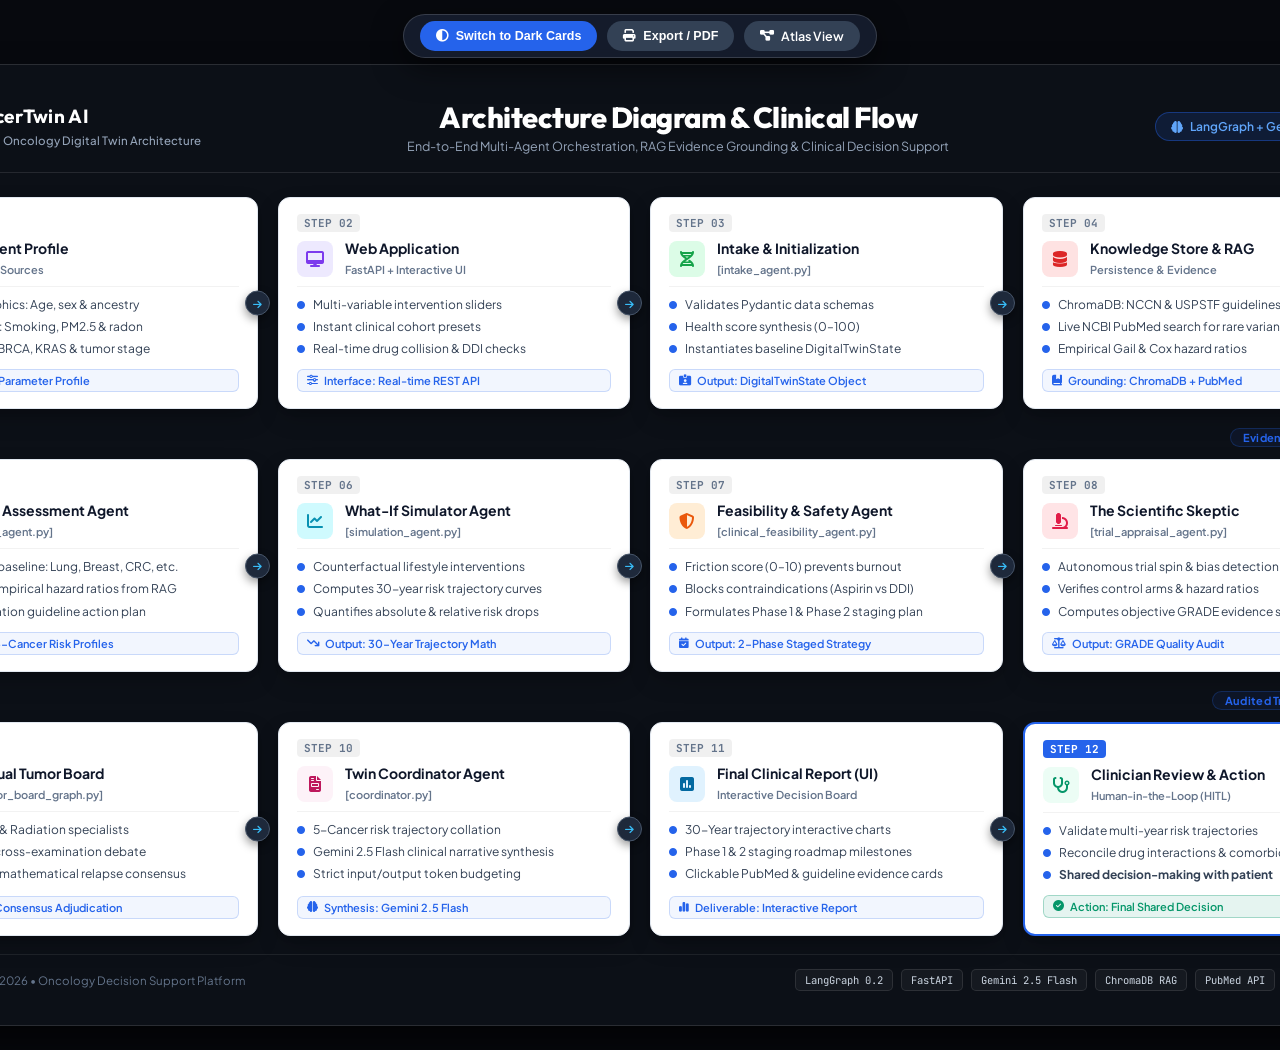
<file: architecture_slide.html>
<!DOCTYPE html>
<html lang="en">
<head>
  <meta charset="UTF-8" />
  <meta name="viewport" content="width=device-width, initial-scale=1.0" />
  <title>CancerTwin AI — Enterprise Architecture Slide</title>
  <link rel="preconnect" href="https://fonts.googleapis.com">
  <link rel="preconnect" href="https://fonts.gstatic.com" crossorigin>
  <link href="https://fonts.googleapis.com/css2?family=Plus+Jakarta+Sans:wght@400;500;600;700;800&family=Outfit:wght@600;700;800&family=JetBrains+Mono:wght@500;700&display=swap" rel="stylesheet">
  <link rel="stylesheet" href="https://cdnjs.cloudflare.com/ajax/libs/font-awesome/6.5.1/css/all.min.css" />

  <style>
    :root {
      --bg-slide: #0c1017;
      --card-bg: #ffffff;
      --card-border: #e2e8f0;
      --card-shadow: 0 10px 25px -4px rgba(0,0,0,0.25), 0 4px 8px -4px rgba(0,0,0,0.12);
      --text-main: #0f172a;
      --text-muted: #64748b;
      --text-bullet: #334155;
      --arrow-color: #64748b;
      --arrow-badge-bg: rgba(37,99,235,0.08);
      --arrow-badge-border: rgba(37,99,235,0.25);
      --arrow-badge-color: #2563eb;
    }

    body.dark-cards {
      --card-bg: #161e2e;
      --card-border: #2d3748;
      --card-shadow: 0 12px 28px -4px rgba(0,0,0,0.6);
      --text-main: #f8fafc;
      --text-muted: #94a3b8;
      --text-bullet: #cbd5e1;
      --arrow-color: #38bdf8;
      --arrow-badge-bg: rgba(56,189,248,0.1);
      --arrow-badge-border: rgba(56,189,248,0.3);
      --arrow-badge-color: #38bdf8;
    }

    * {
      box-sizing: border-box;
      margin: 0;
      padding: 0;
    }

    body {
      background-color: #07090e;
      font-family: 'Plus Jakarta Sans', -apple-system, BlinkMacSystemFont, sans-serif;
      color: #f8fafc;
      min-height: 100vh;
      display: flex;
      flex-direction: column;
      align-items: center;
      justify-content: center;
      padding: 24px;
      overflow-x: auto;
    }

    /* Fixed Floating Toolbar */
    .toolbar {
      position: fixed;
      top: 14px;
      display: flex;
      gap: 10px;
      z-index: 1000;
      background: rgba(22, 30, 46, 0.92);
      backdrop-filter: blur(16px);
      padding: 6px 16px;
      border-radius: 9999px;
      border: 1px solid rgba(255,255,255,0.15);
      box-shadow: 0 10px 30px rgba(0,0,0,0.5);
    }

    .btn {
      background: #2563eb;
      color: #fff;
      border: none;
      padding: 7px 16px;
      border-radius: 9999px;
      font-size: 12.5px;
      font-weight: 600;
      cursor: pointer;
      display: inline-flex;
      align-items: center;
      gap: 7px;
      transition: all 0.2s ease;
      text-decoration: none;
    }

    .btn:hover {
      background: #1d4ed8;
      transform: translateY(-1px);
    }

    .btn-secondary {
      background: #334155;
    }
    .btn-secondary:hover {
      background: #475569;
    }

    /* Presentation Slide Canvas (16:9 Format) */
    .slide-canvas {
      width: 1560px;
      background: var(--bg-slide);
      border: 1px solid rgba(255,255,255,0.12);
      border-radius: 18px;
      box-shadow: 0 25px 50px -12px rgba(0, 0, 0, 0.85);
      padding: 34px 44px;
      display: flex;
      flex-direction: column;
      position: relative;
      margin-top: 40px;
    }

    /* Header */
    .slide-header {
      display: flex;
      align-items: center;
      justify-content: space-between;
      border-bottom: 1.5px solid rgba(255,255,255,0.1);
      padding-bottom: 18px;
      margin-bottom: 24px;
    }

    .logo-area {
      display: flex;
      align-items: center;
      gap: 12px;
    }

    .logo-icon {
      width: 42px;
      height: 42px;
      border-radius: 10px;
      background: linear-gradient(135deg, #2563eb, #06b6d4);
      display: flex;
      align-items: center;
      justify-content: center;
      font-size: 20px;
      color: white;
      box-shadow: 0 4px 12px rgba(37,99,235,0.4);
    }

    .logo-text h3 {
      font-family: 'Outfit', sans-serif;
      font-size: 19px;
      font-weight: 700;
      color: #ffffff;
      letter-spacing: 0.3px;
    }

    .logo-text span {
      font-size: 11.5px;
      color: #94a3b8;
      font-weight: 500;
    }

    .header-center {
      text-align: center;
    }

    .header-center h1 {
      font-family: 'Outfit', sans-serif;
      font-size: 29px;
      font-weight: 800;
      letter-spacing: -0.5px;
      color: #ffffff;
      margin-bottom: 2px;
    }

    .header-center p {
      font-size: 12.5px;
      color: #94a3b8;
    }

    .badge-pill {
      background: rgba(37, 99, 235, 0.15);
      border: 1px solid rgba(37, 99, 235, 0.4);
      color: #60a5fa;
      padding: 6px 15px;
      border-radius: 9999px;
      font-size: 12px;
      font-weight: 600;
      display: flex;
      align-items: center;
      gap: 7px;
    }

    /* Diagram Body */
    .diagram-body {
      display: flex;
      flex-direction: column;
      gap: 12px;
    }

    /* 4-Column Row Layout */
    .cards-row {
      display: grid;
      grid-template-columns: repeat(4, 1fr);
      gap: 20px;
      position: relative;
    }

    /* The Optimized Card Block */
    .card-block {
      background: var(--card-bg);
      border: 1.5px solid var(--card-border);
      border-radius: 12px;
      padding: 16px 18px;
      box-shadow: var(--card-shadow);
      display: flex;
      flex-direction: column;
      position: relative;
      transition: all 0.2s ease;
    }

    .card-block:hover {
      transform: translateY(-2px);
      box-shadow: 0 14px 28px rgba(0,0,0,0.3);
    }

    .card-top {
      display: flex;
      align-items: center;
      justify-content: space-between;
      margin-bottom: 8px;
    }

    .card-step-badge {
      font-family: 'JetBrains Mono', monospace;
      font-size: 11px;
      font-weight: 700;
      padding: 2px 7px;
      border-radius: 4px;
      background: rgba(0,0,0,0.06);
      color: var(--text-muted);
    }

    body.dark-cards .card-step-badge {
      background: rgba(255,255,255,0.08);
      color: #94a3b8;
    }

    .card-header-main {
      display: flex;
      align-items: center;
      gap: 12px;
      margin-bottom: 10px;
      padding-bottom: 8px;
      border-bottom: 1.5px solid rgba(0,0,0,0.05);
    }

    body.dark-cards .card-header-main {
      border-bottom-color: rgba(255,255,255,0.07);
    }

    .card-icon {
      width: 36px;
      height: 36px;
      border-radius: 8px;
      display: flex;
      align-items: center;
      justify-content: center;
      font-size: 16px;
      flex-shrink: 0;
    }

    /* Distinct Icon Colors */
    .icon-user { background: #e0f2fe; color: #0284c7; }
    .icon-ui { background: #ede9fe; color: #7c3aed; }
    .icon-intake { background: #dcfce7; color: #16a34a; }
    .icon-store { background: #fee2e2; color: #dc2626; }
    .icon-risk { background: #fae8ff; color: #a21caf; }
    .icon-sim { background: #cffafe; color: #0891b2; }
    .icon-safety { background: #ffedd5; color: #ea580c; }
    .icon-skeptic { background: #ffe4e6; color: #e11d48; }
    .icon-tb { background: #e0e7ff; color: #4338ca; }
    .icon-coord { background: #fdf2f8; color: #be185d; }
    .icon-report { background: #e0f2fe; color: #0369a1; }
    .icon-review { background: #ecfdf5; color: #059669; }

    body.dark-cards .icon-user { background: rgba(2,132,199,0.22); color: #38bdf8; }
    body.dark-cards .icon-ui { background: rgba(124,58,237,0.22); color: #a78bfa; }
    body.dark-cards .icon-intake { background: rgba(22,163,74,0.22); color: #4ade80; }
    body.dark-cards .icon-store { background: rgba(220,38,38,0.22); color: #f87171; }
    body.dark-cards .icon-risk { background: rgba(162,28,175,0.22); color: #e879f9; }
    body.dark-cards .icon-sim { background: rgba(8,145,178,0.22); color: #22d3ee; }
    body.dark-cards .icon-safety { background: rgba(234,88,12,0.22); color: #fb923c; }
    body.dark-cards .icon-skeptic { background: rgba(225,29,72,0.22); color: #fb7185; }
    body.dark-cards .icon-tb { background: rgba(67,56,202,0.22); color: #818cf8; }
    body.dark-cards .icon-coord { background: rgba(190,24,93,0.22); color: #f472b6; }
    body.dark-cards .icon-report { background: rgba(3,105,161,0.22); color: #38bdf8; }
    body.dark-cards .icon-review { background: rgba(5,150,105,0.22); color: #34d399; }

    .card-title h4 {
      font-size: 14px;
      font-weight: 700;
      color: var(--text-main);
      line-height: 1.2;
    }

    .card-title span {
      font-size: 11px;
      font-weight: 600;
      color: var(--text-muted);
    }

    /* Brief, Scannable Bullets */
    .card-bullets {
      list-style: none;
      display: flex;
      flex-direction: column;
      gap: 6px;
      margin-bottom: 12px;
      flex: 1;
    }

    .card-bullets li {
      font-size: 12px;
      color: var(--text-bullet);
      display: flex;
      align-items: center;
      gap: 8px;
      line-height: 1.35;
    }

    .card-bullets li i {
      font-size: 8px;
      color: #2563eb;
    }

    body.dark-cards .card-bullets li i {
      color: #60a5fa;
    }

    /* Output Deliverable Badge */
    .card-footer-badge {
      display: flex;
      align-items: center;
      gap: 6px;
      padding: 4px 9px;
      border-radius: 6px;
      background: rgba(37,99,235,0.06);
      border: 1px solid rgba(37,99,235,0.2);
      font-size: 11px;
      font-weight: 600;
      color: #2563eb;
      margin-top: auto;
    }

    body.dark-cards .card-footer-badge {
      background: rgba(56,189,248,0.1);
      border-color: rgba(56,189,248,0.25);
      color: #38bdf8;
    }

    /* Horizontal Flow Arrows */
    .h-arrow {
      position: absolute;
      top: 50%;
      right: -13px;
      transform: translateY(-50%);
      width: 25px;
      height: 25px;
      background: #1e293b;
      border: 1.5px solid #475569;
      border-radius: 50%;
      display: flex;
      align-items: center;
      justify-content: center;
      font-size: 10px;
      color: #38bdf8;
      z-index: 10;
      box-shadow: 0 4px 10px rgba(0,0,0,0.4);
    }

    /* Vertical Flow Connectors between Rows */
    .connector-row {
      display: flex;
      align-items: center;
      justify-content: space-around;
      height: 26px;
      position: relative;
    }

    .flow-arrow-down {
      display: flex;
      flex-direction: column;
      align-items: center;
      color: var(--arrow-color);
      font-size: 13px;
    }

    .flow-badge {
      background: var(--arrow-badge-bg);
      border: 1px solid var(--arrow-badge-border);
      color: var(--arrow-badge-color);
      font-size: 11px;
      font-weight: 700;
      padding: 2px 12px;
      border-radius: 12px;
      margin-top: -6px;
      letter-spacing: 0.3px;
    }

    /* Footer */
    .slide-footer {
      border-top: 1.5px solid rgba(255,255,255,0.08);
      padding-top: 14px;
      margin-top: 18px;
      display: flex;
      align-items: center;
      justify-content: space-between;
      font-size: 11.5px;
      color: #64748b;
    }

    .tech-pills {
      display: flex;
      gap: 8px;
    }

    .tech-pill {
      background: rgba(255,255,255,0.04);
      border: 1px solid rgba(255,255,255,0.1);
      padding: 3px 9px;
      border-radius: 5px;
      font-family: 'JetBrains Mono', monospace;
      font-size: 10.5px;
      color: #cbd5e1;
    }

    @media print {
      body { background: transparent; padding: 0; }
      .toolbar { display: none; }
      .slide-canvas { margin: 0; border: none; box-shadow: none; width: 100%; }
    }
  </style>
</head>
<body class="light-cards">

  <!-- Floating Control Toolbar -->
  <div class="toolbar">
    <button class="btn" onclick="toggleCardTheme()">
      <i class="fa-solid fa-circle-half-stroke"></i> <span id="theme-btn-text">Switch to Dark Cards</span>
    </button>
    <button class="btn btn-secondary" onclick="window.print()">
      <i class="fa-solid fa-print"></i> Export / PDF
    </button>
    <a href="view_architecture.html" class="btn btn-secondary">
      <i class="fa-solid fa-diagram-project"></i> Atlas View
    </a>
  </div>

  <!-- Slide Canvas -->
  <div class="slide-canvas">

    <!-- Header -->
    <header class="slide-header">
      <div class="logo-area">
        <div class="logo-icon"><i class="fa-solid fa-dna"></i></div>
        <div class="logo-text">
          <h3>CancerTwin AI</h3>
          <span>Clinical Oncology Digital Twin Architecture</span>
        </div>
      </div>

      <div class="header-center">
        <h1>Architecture Diagram & Clinical Flow</h1>
        <p>End-to-End Multi-Agent Orchestration, RAG Evidence Grounding & Clinical Decision Support</p>
      </div>

      <div class="badge-pill">
        <i class="fa-solid fa-brain"></i> LangGraph + Gemini 2.5 Flash
      </div>
    </header>

    <!-- Main Architecture Grid Flow (12 Cards: 3 Rows x 4 Columns) -->
    <main class="diagram-body">

      <!-- ==================== ROW 1: INGESTION, UI & TWIN INITIALIZATION ==================== -->
      <div class="cards-row">
        
        <!-- Card 1: Patient Profile -->
        <div class="card-block">
          <div class="card-top">
            <span class="card-step-badge">STEP 01</span>
          </div>
          <div class="card-header-main">
            <div class="card-icon icon-user"><i class="fa-solid fa-user-doctor"></i></div>
            <div class="card-title">
              <h4>Patient Profile</h4>
              <span>Input Sources</span>
            </div>
          </div>
          <ul class="card-bullets">
            <li><i class="fa-solid fa-circle"></i> Demographics: Age, sex & ancestry</li>
            <li><i class="fa-solid fa-circle"></i> Exposures: Smoking, PM2.5 & radon</li>
            <li><i class="fa-solid fa-circle"></i> Genetics: BRCA, KRAS & tumor stage</li>
          </ul>
          <div class="card-footer-badge">
            <i class="fa-solid fa-file-medical"></i> Input: 18-Parameter Profile
          </div>
          <div class="h-arrow"><i class="fa-solid fa-arrow-right"></i></div>
        </div>

        <!-- Card 2: Web UI -->
        <div class="card-block">
          <div class="card-top">
            <span class="card-step-badge">STEP 02</span>
          </div>
          <div class="card-header-main">
            <div class="card-icon icon-ui"><i class="fa-solid fa-desktop"></i></div>
            <div class="card-title">
              <h4>Web Application</h4>
              <span>FastAPI + Interactive UI</span>
            </div>
          </div>
          <ul class="card-bullets">
            <li><i class="fa-solid fa-circle"></i> Multi-variable intervention sliders</li>
            <li><i class="fa-solid fa-circle"></i> Instant clinical cohort presets</li>
            <li><i class="fa-solid fa-circle"></i> Real-time drug collision & DDI checks</li>
          </ul>
          <div class="card-footer-badge">
            <i class="fa-solid fa-sliders"></i> Interface: Real-time REST API
          </div>
          <div class="h-arrow"><i class="fa-solid fa-arrow-right"></i></div>
        </div>

        <!-- Card 3: Intake Agent -->
        <div class="card-block">
          <div class="card-top">
            <span class="card-step-badge">STEP 03</span>
          </div>
          <div class="card-header-main">
            <div class="card-icon icon-intake"><i class="fa-solid fa-dna"></i></div>
            <div class="card-title">
              <h4>Intake & Initialization</h4>
              <span>[intake_agent.py]</span>
            </div>
          </div>
          <ul class="card-bullets">
            <li><i class="fa-solid fa-circle"></i> Validates Pydantic data schemas</li>
            <li><i class="fa-solid fa-circle"></i> Health score synthesis (0–100)</li>
            <li><i class="fa-solid fa-circle"></i> Instantiates baseline DigitalTwinState</li>
          </ul>
          <div class="card-footer-badge">
            <i class="fa-solid fa-id-card-clip"></i> Output: DigitalTwinState Object
          </div>
          <div class="h-arrow"><i class="fa-solid fa-arrow-right"></i></div>
        </div>

        <!-- Card 4: Knowledge Store & RAG -->
        <div class="card-block">
          <div class="card-top">
            <span class="card-step-badge">STEP 04</span>
          </div>
          <div class="card-header-main">
            <div class="card-icon icon-store"><i class="fa-solid fa-database"></i></div>
            <div class="card-title">
              <h4>Knowledge Store & RAG</h4>
              <span>Persistence & Evidence</span>
            </div>
          </div>
          <ul class="card-bullets">
            <li><i class="fa-solid fa-circle"></i> ChromaDB: NCCN & USPSTF guidelines</li>
            <li><i class="fa-solid fa-circle"></i> Live NCBI PubMed search for rare variants</li>
            <li><i class="fa-solid fa-circle"></i> Empirical Gail & Cox hazard ratios</li>
          </ul>
          <div class="card-footer-badge">
            <i class="fa-solid fa-book-bookmark"></i> Grounding: ChromaDB + PubMed
          </div>
        </div>

      </div>

      <!-- Vertical Connectors Row 1 -> Row 2 -->
      <div class="connector-row">
        <div class="flow-arrow-down" style="margin-left: -50%;">
          <i class="fa-solid fa-arrow-down"></i>
          <span class="flow-badge">DigitalTwinState Payload</span>
        </div>
        <div class="flow-arrow-down" style="margin-right: -45%;">
          <i class="fa-solid fa-arrow-down"></i>
          <span class="flow-badge">Evidence Vectors & PMIDs</span>
        </div>
      </div>

      <!-- ==================== ROW 2: RISK PREDICTION, SIMULATION & SAFETY ==================== -->
      <div class="cards-row">

        <!-- Card 5: Risk Assessment Agent -->
        <div class="card-block">
          <div class="card-top">
            <span class="card-step-badge">STEP 05</span>
          </div>
          <div class="card-header-main">
            <div class="card-icon icon-risk"><i class="fa-solid fa-chart-pie"></i></div>
            <div class="card-title">
              <h4>Risk Assessment Agent</h4>
              <span>[risk_agent.py]</span>
            </div>
          </div>
          <ul class="card-bullets">
            <li><i class="fa-solid fa-circle"></i> 5-Cancer baseline: Lung, Breast, CRC, etc.</li>
            <li><i class="fa-solid fa-circle"></i> Matches empirical hazard ratios from RAG</li>
            <li><i class="fa-solid fa-circle"></i> Pre-simulation guideline action plan</li>
          </ul>
          <div class="card-footer-badge">
            <i class="fa-solid fa-bullseye"></i> Output: 5-Cancer Risk Profiles
          </div>
          <div class="h-arrow"><i class="fa-solid fa-arrow-right"></i></div>
        </div>

        <!-- Card 6: What-If Simulator Agent -->
        <div class="card-block">
          <div class="card-top">
            <span class="card-step-badge">STEP 06</span>
          </div>
          <div class="card-header-main">
            <div class="card-icon icon-sim"><i class="fa-solid fa-chart-line"></i></div>
            <div class="card-title">
              <h4>What-If Simulator Agent</h4>
              <span>[simulation_agent.py]</span>
            </div>
          </div>
          <ul class="card-bullets">
            <li><i class="fa-solid fa-circle"></i> Counterfactual lifestyle interventions</li>
            <li><i class="fa-solid fa-circle"></i> Computes 30-year risk trajectory curves</li>
            <li><i class="fa-solid fa-circle"></i> Quantifies absolute & relative risk drops</li>
          </ul>
          <div class="card-footer-badge">
            <i class="fa-solid fa-arrow-trend-down"></i> Output: 30-Year Trajectory Math
          </div>
          <div class="h-arrow"><i class="fa-solid fa-arrow-right"></i></div>
        </div>

        <!-- Card 7: Feasibility & Safety Agent -->
        <div class="card-block">
          <div class="card-top">
            <span class="card-step-badge">STEP 07</span>
          </div>
          <div class="card-header-main">
            <div class="card-icon icon-safety"><i class="fa-solid fa-shield-halved"></i></div>
            <div class="card-title">
              <h4>Feasibility & Safety Agent</h4>
              <span>[clinical_feasibility_agent.py]</span>
            </div>
          </div>
          <ul class="card-bullets">
            <li><i class="fa-solid fa-circle"></i> Friction score (0–10) prevents burnout</li>
            <li><i class="fa-solid fa-circle"></i> Blocks contraindications (Aspirin vs DDI)</li>
            <li><i class="fa-solid fa-circle"></i> Formulates Phase 1 & Phase 2 staging plan</li>
          </ul>
          <div class="card-footer-badge">
            <i class="fa-solid fa-calendar-check"></i> Output: 2-Phase Staged Strategy
          </div>
          <div class="h-arrow"><i class="fa-solid fa-arrow-right"></i></div>
        </div>

        <!-- Card 8: The Scientific Skeptic -->
        <div class="card-block">
          <div class="card-top">
            <span class="card-step-badge">STEP 08</span>
          </div>
          <div class="card-header-main">
            <div class="card-icon icon-skeptic"><i class="fa-solid fa-microscope"></i></div>
            <div class="card-title">
              <h4>The Scientific Skeptic</h4>
              <span>[trial_appraisal_agent.py]</span>
            </div>
          </div>
          <ul class="card-bullets">
            <li><i class="fa-solid fa-circle"></i> Autonomous trial spin & bias detection</li>
            <li><i class="fa-solid fa-circle"></i> Verifies control arms & hazard ratios</li>
            <li><i class="fa-solid fa-circle"></i> Computes objective GRADE evidence scores</li>
          </ul>
          <div class="card-footer-badge">
            <i class="fa-solid fa-scale-balanced"></i> Output: GRADE Quality Audit
          </div>
        </div>

      </div>

      <!-- Vertical Connectors Row 2 -> Row 3 -->
      <div class="connector-row">
        <div class="flow-arrow-down" style="margin-left: -50%;">
          <i class="fa-solid fa-arrow-down"></i>
          <span class="flow-badge">Trajectory Curves & Staged Plan</span>
        </div>
        <div class="flow-arrow-down" style="margin-right: -45%;">
          <i class="fa-solid fa-arrow-down"></i>
          <span class="flow-badge">Audited Trials & GRADE Evidence</span>
        </div>
      </div>

      <!-- ==================== ROW 3: TUMOR BOARD, SYNTHESIS & CLINICAL ACTION ==================== -->
      <div class="cards-row">

        <!-- Card 9: Virtual Tumor Board -->
        <div class="card-block">
          <div class="card-top">
            <span class="card-step-badge">STEP 09</span>
          </div>
          <div class="card-header-main">
            <div class="card-icon icon-tb"><i class="fa-solid fa-users-viewfinder"></i></div>
            <div class="card-title">
              <h4>Virtual Tumor Board</h4>
              <span>[tumor_board_graph.py]</span>
            </div>
          </div>
          <ul class="card-bullets">
            <li><i class="fa-solid fa-circle"></i> Med, Surg & Radiation specialists</li>
            <li><i class="fa-solid fa-circle"></i> 3-Round cross-examination debate</li>
            <li><i class="fa-solid fa-circle"></i> Weighted mathematical relapse consensus</li>
          </ul>
          <div class="card-footer-badge">
            <i class="fa-solid fa-gavel"></i> Output: Consensus Adjudication
          </div>
          <div class="h-arrow"><i class="fa-solid fa-arrow-right"></i></div>
        </div>

        <!-- Card 10: Twin Coordinator Agent -->
        <div class="card-block">
          <div class="card-top">
            <span class="card-step-badge">STEP 10</span>
          </div>
          <div class="card-header-main">
            <div class="card-icon icon-coord"><i class="fa-solid fa-file-invoice"></i></div>
            <div class="card-title">
              <h4>Twin Coordinator Agent</h4>
              <span>[coordinator.py]</span>
            </div>
          </div>
          <ul class="card-bullets">
            <li><i class="fa-solid fa-circle"></i> 5-Cancer risk trajectory collation</li>
            <li><i class="fa-solid fa-circle"></i> Gemini 2.5 Flash clinical narrative synthesis</li>
            <li><i class="fa-solid fa-circle"></i> Strict input/output token budgeting</li>
          </ul>
          <div class="card-footer-badge">
            <i class="fa-solid fa-brain"></i> Synthesis: Gemini 2.5 Flash
          </div>
          <div class="h-arrow"><i class="fa-solid fa-arrow-right"></i></div>
        </div>

        <!-- Card 11: Final Clinical Report UI -->
        <div class="card-block">
          <div class="card-top">
            <span class="card-step-badge">STEP 11</span>
          </div>
          <div class="card-header-main">
            <div class="card-icon icon-report"><i class="fa-solid fa-square-poll-vertical"></i></div>
            <div class="card-title">
              <h4>Final Clinical Report (UI)</h4>
              <span>Interactive Decision Board</span>
            </div>
          </div>
          <ul class="card-bullets">
            <li><i class="fa-solid fa-circle"></i> 30-Year trajectory interactive charts</li>
            <li><i class="fa-solid fa-circle"></i> Phase 1 & 2 staging roadmap milestones</li>
            <li><i class="fa-solid fa-circle"></i> Clickable PubMed & guideline evidence cards</li>
          </ul>
          <div class="card-footer-badge">
            <i class="fa-solid fa-chart-simple"></i> Deliverable: Interactive Report
          </div>
          <div class="h-arrow"><i class="fa-solid fa-arrow-right"></i></div>
        </div>

        <!-- Card 12: Clinician / Tumor Board Review -->
        <div class="card-block" style="border: 2px solid #2563eb;">
          <div class="card-top">
            <span class="card-step-badge" style="background:#2563eb; color:#fff;">STEP 12</span>
          </div>
          <div class="card-header-main">
            <div class="card-icon icon-review"><i class="fa-solid fa-stethoscope"></i></div>
            <div class="card-title">
              <h4>Clinician Review & Action</h4>
              <span>Human-in-the-Loop (HITL)</span>
            </div>
          </div>
          <ul class="card-bullets">
            <li><i class="fa-solid fa-circle"></i> Validate multi-year risk trajectories</li>
            <li><i class="fa-solid fa-circle"></i> Reconcile drug interactions & comorbidity</li>
            <li><i class="fa-solid fa-circle"></i> <b>Shared decision-making with patient</b></li>
          </ul>
          <div class="card-footer-badge" style="background:rgba(5,150,105,0.1); color:#059669; border-color:rgba(5,150,105,0.3);">
            <i class="fa-solid fa-circle-check"></i> Action: Final Shared Decision
          </div>
        </div>

      </div>

    </main>

    <!-- Footer -->
    <footer class="slide-footer">
      <div>
        <span><b>CancerTwin AI</b> © 2026 • Oncology Decision Support Platform</span>
      </div>
      <div class="tech-pills">
        <span class="tech-pill">LangGraph 0.2</span>
        <span class="tech-pill">FastAPI</span>
        <span class="tech-pill">Gemini 2.5 Flash</span>
        <span class="tech-pill">ChromaDB RAG</span>
        <span class="tech-pill">PubMed API</span>
        <span class="tech-pill">MCP Protocol</span>
      </div>
    </footer>

  </div>

  <script>
    function toggleCardTheme() {
      const body = document.body;
      const btnText = document.getElementById("theme-btn-text");
      if (body.classList.contains("dark-cards")) {
        body.classList.remove("dark-cards");
        body.classList.add("light-cards");
        btnText.innerText = "Switch to Dark Cards";
      } else {
        body.classList.remove("light-cards");
        body.classList.add("dark-cards");
        btnText.innerText = "Switch to Light Cards";
      }
    }
  </script>
</body>
</html>
</file>
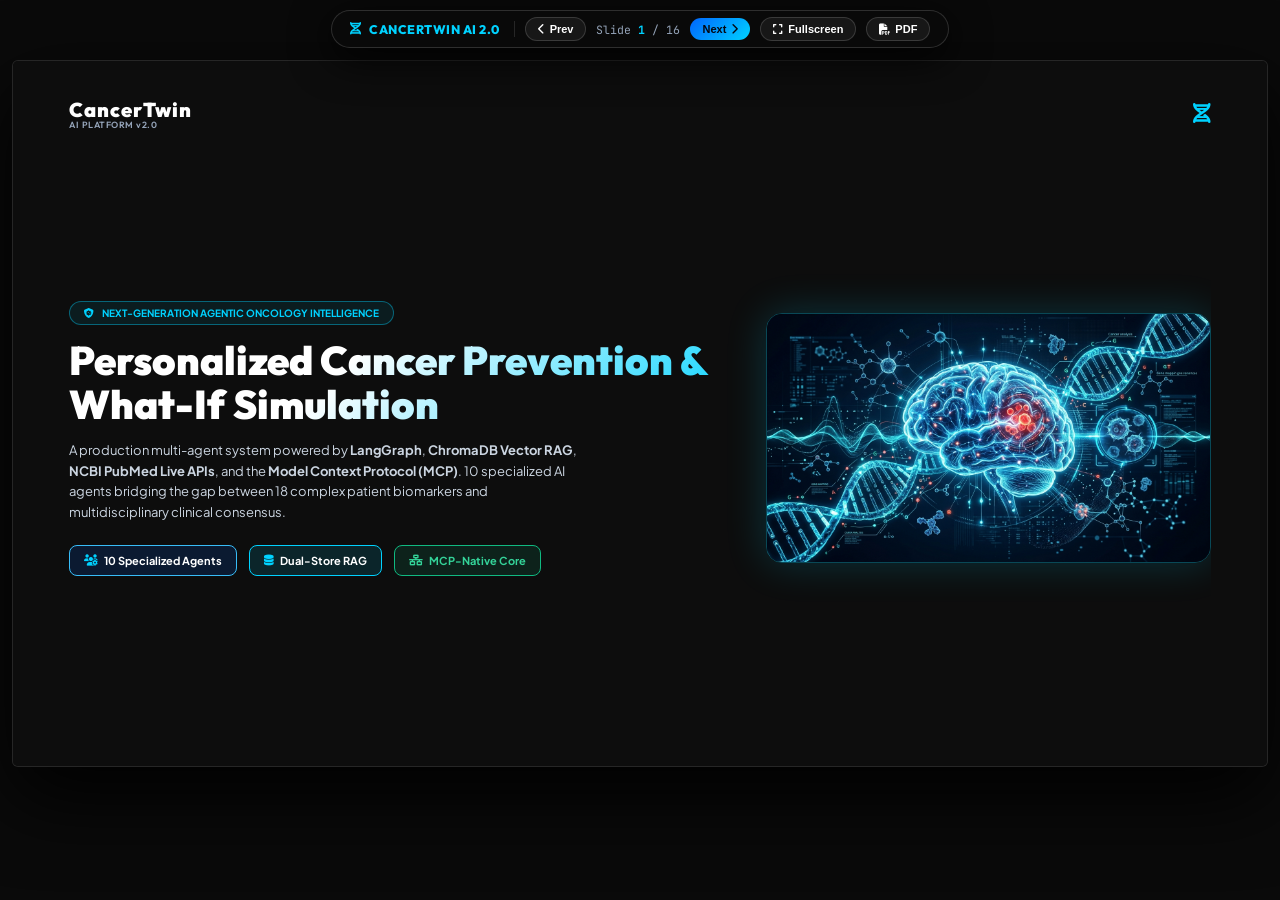
<file: ppt_presentation.html>
<!DOCTYPE html>
<html lang="en">
<head>
  <meta charset="UTF-8" />
  <meta name="viewport" content="width=device-width, initial-scale=1.0" />
  <title>CancerTwin AI 2.0 — Enterprise Multi-Agent Oncology Platform</title>
  <meta name="description" content="CancerTwin AI 2.0 Presentation — 10-Agent Agentic Oncology Digital Twin for 5-Cancer Risk Prevention & Virtual Tumor Board Relapse Adjudication" />

  <link rel="preconnect" href="https://fonts.googleapis.com">
  <link rel="preconnect" href="https://fonts.gstatic.com" crossorigin>
  <link href="https://fonts.googleapis.com/css2?family=Plus+Jakarta+Sans:wght@400;500;600;700;800&family=Outfit:wght@500;600;700;800;900&family=JetBrains+Mono:wght@500;700&display=swap" rel="stylesheet">
  <link rel="stylesheet" href="https://cdnjs.cloudflare.com/ajax/libs/font-awesome/6.5.1/css/all.min.css" />

  <style>
    /* ======================================================
       CSS DESIGN SYSTEM — TCS-Inspired Dark Professional Theme
       ====================================================== */
    :root {
      --bg-black: #0a0a0a;
      --bg-slide: #0d0d0d;
      --card-bg: rgba(20, 20, 30, 0.92);
      --card-border: rgba(255, 255, 255, 0.18);
      --card-border-hover: rgba(0, 210, 255, 0.5);
      --accent-cyan: #00d2ff;
      --accent-sky: #38bdf8;
      --accent-blue: #2563eb;
      --accent-deep-blue: #0066ff;
      --accent-emerald: #10b981;
      --accent-pink: #ec4899;
      --accent-purple: #a855f7;
      --accent-amber: #f59e0b;
      --accent-red: #ef4444;
      --text-white: #ffffff;
      --text-gray: #94a3b8;
      --text-sub: #cbd5e1;
      --slide-pad-x: 56px;
      --slide-pad-y: 36px;
    }

    * { box-sizing: border-box; margin: 0; padding: 0; }

    html, body {
      background: var(--bg-black);
      font-family: 'Plus Jakarta Sans', sans-serif;
      color: var(--text-white);
      min-height: 100vh;
      overflow-x: hidden;
    }

    body {
      display: flex;
      flex-direction: column;
      align-items: center;
      padding: 12px;
    }

    /* ========== NAV TOOLBAR ========== */
    .nav-toolbar {
      position: fixed;
      top: 10px;
      display: flex;
      align-items: center;
      gap: 10px;
      z-index: 9999;
      background: rgba(10, 10, 10, 0.96);
      backdrop-filter: blur(24px);
      padding: 6px 18px;
      border-radius: 9999px;
      border: 1px solid rgba(255, 255, 255, 0.15);
      box-shadow: 0 10px 40px rgba(0, 0, 0, 0.9);
    }
    .nav-brand {
      display: flex;
      align-items: center;
      gap: 8px;
      font-family: 'Outfit', sans-serif;
      font-weight: 800;
      font-size: 12.5px;
      color: var(--accent-cyan);
      letter-spacing: 0.5px;
      padding-right: 14px;
      border-right: 1px solid rgba(255, 255, 255, 0.12);
    }
    .nav-counter {
      font-family: 'JetBrains Mono', monospace;
      font-size: 11.5px;
      color: var(--text-gray);
      min-width: 80px;
      text-align: center;
    }
    .nav-counter strong { color: var(--accent-cyan); }
    .btn-nav {
      background: rgba(255, 255, 255, 0.06);
      color: #fff;
      border: 1px solid rgba(255, 255, 255, 0.15);
      padding: 5px 12px;
      border-radius: 9999px;
      font-size: 11px;
      font-weight: 600;
      cursor: pointer;
      display: inline-flex;
      align-items: center;
      gap: 5px;
      transition: all 0.2s;
    }
    .btn-nav:hover { background: var(--accent-blue); border-color: var(--accent-cyan); transform: translateY(-1px); }
    .btn-nav.primary { background: linear-gradient(135deg, #0066ff, #00d2ff); color: #050811; border: none; font-weight: 800; }

    /* ========== VIEWPORT ========== */
    .deck-viewport {
      width: 100%;
      max-width: 1400px;
      aspect-ratio: 16 / 9;
      position: relative;
      margin-top: 48px;
      margin-bottom: 16px;
      background: var(--bg-slide);
      border: 1px solid rgba(255, 255, 255, 0.1);
      border-radius: 6px;
      box-shadow: 0 30px 80px rgba(0, 0, 0, 0.95);
      overflow: hidden;
    }

    /* ========== SLIDE FRAME ========== */
    .slide {
      position: absolute;
      inset: 0;
      width: 100%;
      height: 100%;
      padding: var(--slide-pad-y) var(--slide-pad-x);
      display: none;
      flex-direction: column;
      opacity: 0;
      transition: opacity 0.35s ease;
      background: var(--bg-slide);
      overflow: hidden;
    }
    .slide.active { display: flex; opacity: 1; }

    /* ========== SLIDE HEADER (TCS-STYLE) ========== */
    .slide-header {
      display: flex;
      justify-content: space-between;
      align-items: center;
      margin-bottom: 18px;
      flex-shrink: 0;
    }
    .slide-header .brand-left {
      display: flex;
      align-items: center;
      gap: 10px;
    }
    .brand-logo {
      font-family: 'Outfit', sans-serif;
      font-weight: 900;
      font-size: 20px;
      color: #fff;
      letter-spacing: 1px;
    }
    .brand-logo .sub {
      font-size: 9px;
      font-weight: 600;
      color: var(--text-gray);
      display: block;
      letter-spacing: 0.5px;
      line-height: 1;
      margin-top: -2px;
    }
    .brand-right {
      display: flex;
      align-items: center;
      gap: 6px;
    }
    .brand-right .tata-text {
      font-family: 'Outfit', sans-serif;
      font-weight: 900;
      font-size: 18px;
      color: #fff;
      letter-spacing: 2px;
    }

    /* ========== TITLE AREA ========== */
    .slide-title-area {
      margin-bottom: 20px;
      flex-shrink: 0;
    }
    .slide-title {
      font-family: 'Outfit', sans-serif;
      font-size: 30px;
      font-weight: 900;
      letter-spacing: -0.5px;
      text-transform: uppercase;
      color: #fff;
      line-height: 1.1;
    }
    .slide-title .hl {
      color: var(--accent-cyan);
      text-shadow: 0 0 20px rgba(0, 210, 255, 0.5);
    }
    .slide-subtitle {
      font-size: 12px;
      color: var(--text-gray);
      margin-top: 4px;
      font-weight: 500;
      max-width: 800px;
    }
    .title-line {
      width: 60px;
      height: 3px;
      background: var(--accent-cyan);
      border-radius: 2px;
      margin-top: 8px;
    }

    /* ========== SLIDE BODY ========== */
    .slide-body {
      flex: 1;
      display: flex;
      gap: 20px;
      min-height: 0;
      overflow: hidden;
    }

    /* ========== HUD CARD ========== */
    .hud-card {
      background: var(--card-bg);
      border: 1px solid var(--card-border);
      border-radius: 10px;
      padding: 16px 18px;
      position: relative;
      transition: border-color 0.25s, box-shadow 0.25s;
    }
    .hud-card:hover {
      border-color: var(--card-border-hover);
      box-shadow: 0 0 20px rgba(0, 210, 255, 0.15);
    }

    /* ========== PILL CARDS ========== */
    .pill-card {
      display: flex;
      align-items: center;
      gap: 12px;
      background: rgba(15, 15, 25, 0.88);
      border: 1px solid rgba(255, 255, 255, 0.15);
      border-radius: 10px;
      padding: 9px 14px;
      margin-bottom: 7px;
      transition: all 0.2s ease;
    }
    .pill-card:hover {
      border-color: var(--accent-cyan);
      background: rgba(0, 210, 255, 0.06);
      transform: translateX(4px);
    }
    .pill-icon {
      width: 34px;
      height: 34px;
      border-radius: 50%;
      background: rgba(0, 102, 255, 0.2);
      border: 1.5px solid var(--accent-cyan);
      display: flex;
      align-items: center;
      justify-content: center;
      color: var(--accent-cyan);
      font-size: 14px;
      flex-shrink: 0;
      box-shadow: 0 0 10px rgba(0, 210, 255, 0.3);
    }
    .pill-info .pill-title {
      font-family: 'Outfit', sans-serif;
      font-size: 12px;
      font-weight: 700;
      color: #fff;
    }
    .pill-info .pill-desc {
      font-size: 9.5px;
      color: var(--text-gray);
      margin-top: 1px;
      line-height: 1.3;
    }

    /* ========== CALLOUT BANNER ========== */
    .callout-banner {
      display: flex;
      align-items: center;
      gap: 14px;
      background: linear-gradient(135deg, rgba(0, 102, 255, 0.22), rgba(0, 210, 255, 0.08));
      border: 1.5px solid var(--accent-cyan);
      border-radius: 12px;
      padding: 10px 16px;
      box-shadow: 0 0 25px rgba(0, 210, 255, 0.2);
    }
    .callout-icon {
      width: 44px;
      height: 44px;
      border-radius: 10px;
      background: var(--accent-deep-blue);
      display: flex;
      align-items: center;
      justify-content: center;
      font-size: 20px;
      color: #fff;
      flex-shrink: 0;
    }
    .callout-title {
      font-family: 'Outfit', sans-serif;
      font-size: 14px;
      font-weight: 800;
      color: #fff;
    }
    .callout-sub {
      font-size: 10px;
      color: var(--accent-cyan);
      margin-top: 2px;
      font-weight: 600;
    }

    /* ========== CIRCULAR HUB DIAGRAM ========== */
    .circular-container {
      position: relative;
      width: 100%;
      height: 100%;
      display: flex;
      align-items: center;
      justify-content: center;
    }
    .hub-center {
      width: 148px;
      height: 148px;
      border-radius: 50%;
      background: radial-gradient(circle, #0c2b6f 0%, #061129 100%);
      border: 3px solid var(--accent-cyan);
      box-shadow: 0 0 40px rgba(0, 210, 255, 0.5), inset 0 0 20px rgba(0, 210, 255, 0.25);
      display: flex;
      flex-direction: column;
      align-items: center;
      justify-content: center;
      text-align: center;
      z-index: 10;
      position: relative;
    }
    .hub-center i { font-size: 28px; color: var(--accent-cyan); margin-bottom: 4px; filter: drop-shadow(0 0 8px rgba(0, 210, 255, 0.8)); }
    .hub-center .hub-name { font-family: 'Outfit', sans-serif; font-weight: 900; font-size: 12px; color: #fff; line-height: 1.2; }
    .hub-center .hub-sub { font-size: 9px; color: var(--accent-cyan); font-weight: 700; margin-top: 2px; }

    .orbit-node {
      position: absolute;
      width: 125px;
      background: rgba(9, 16, 32, 0.95);
      border: 1.5px solid var(--accent-sky);
      border-radius: 10px;
      padding: 7px 10px;
      text-align: center;
      z-index: 8;
      box-shadow: 0 0 15px rgba(0, 102, 255, 0.35);
      transition: all 0.2s;
    }
    .orbit-node:hover { transform: scale(1.06); border-color: var(--accent-cyan); box-shadow: 0 0 25px rgba(0, 210, 255, 0.55); }
    .orbit-node i { font-size: 14px; color: var(--accent-cyan); margin-bottom: 2px; display: block; }
    .orbit-node .on-title { font-family: 'Outfit', sans-serif; font-weight: 800; font-size: 10px; color: #fff; }
    .orbit-node .on-sub { font-size: 8px; color: var(--text-gray); }

    .data-pill {
      position: absolute;
      background: rgba(5, 10, 22, 0.9);
      border: 1px solid rgba(255, 255, 255, 0.2);
      border-radius: 8px;
      padding: 4px 8px;
      font-size: 8.5px;
      font-weight: 700;
      color: var(--text-sub);
      display: flex;
      align-items: center;
      gap: 4px;
      z-index: 5;
    }
    .data-pill i { color: var(--accent-sky); font-size: 10px; }

    .radial-svg {
      position: absolute;
      inset: 0;
      width: 100%;
      height: 100%;
      pointer-events: none;
    }
    .radial-glow {
      stroke: rgba(0, 210, 255, 0.4);
      stroke-width: 1.5;
      stroke-dasharray: 4 4;
      animation: dashMove 30s linear infinite;
    }
    @keyframes dashMove { to { stroke-dashoffset: -1000; } }

    .ekg-svg {
      position: absolute;
      bottom: 6px;
      right: 20px;
      width: 260px;
      height: 35px;
      opacity: 0.85;
    }

    /* ========== TECH GRID ========== */
    .tech-grid {
      display: grid;
      grid-template-columns: repeat(5, 1fr);
      grid-template-rows: repeat(2, 1fr);
      gap: 12px;
      width: 100%;
      height: 100%;
    }
    .tech-card {
      background: rgba(15, 15, 25, 0.92);
      border: 1px solid rgba(255, 255, 255, 0.18);
      border-radius: 12px;
      padding: 10px 12px;
      display: flex;
      flex-direction: column;
      align-items: center;
      text-align: center;
      transition: all 0.2s ease;
    }
    .tech-card:hover { border-color: var(--accent-cyan); transform: translateY(-2px); box-shadow: 0 8px 20px rgba(0, 210, 255, 0.2); }
    .tech-title { font-family: 'Outfit', sans-serif; font-weight: 800; font-size: 13px; color: #fff; margin-bottom: 2px; }
    .tech-icon-area { width: 48px; height: 48px; display: flex; align-items: center; justify-content: center; margin: 4px 0; font-size: 28px; }
    .tech-sub { font-size: 8.5px; color: var(--text-gray); margin-bottom: 6px; line-height: 1.25; min-height: 20px; }
    .tech-snippet {
      width: 100%;
      background: #04060e;
      border: 1px solid rgba(255, 255, 255, 0.1);
      border-radius: 6px;
      padding: 4px 6px;
      font-family: 'JetBrains Mono', monospace;
      font-size: 7.5px;
      color: var(--accent-cyan);
      text-align: left;
      overflow: hidden;
      white-space: nowrap;
      text-overflow: ellipsis;
    }

    /* ========== WORKFLOW FLOWCHART ========== */
    .flow-node {
      background: rgba(12, 12, 22, 0.95);
      border: 1.5px solid #fff;
      border-radius: 8px;
      padding: 10px 14px;
      text-align: center;
    }
    .flow-node i { font-size: 16px; display: block; margin-bottom: 3px; color: var(--accent-cyan); }
    .flow-node .fn-title { font-weight: 800; font-size: 11px; color: #fff; }
    .flow-node .fn-sub { font-size: 8.5px; color: var(--text-gray); margin-top: 1px; }
    .flow-arrow { text-align: center; color: var(--accent-cyan); font-size: 12px; }

    /* ========== BULLET ITEMS ========== */
    .bullet-item {
      display: flex;
      align-items: flex-start;
      gap: 10px;
      margin-bottom: 10px;
    }
    .bullet-circle {
      width: 28px;
      height: 28px;
      border-radius: 50%;
      display: flex;
      align-items: center;
      justify-content: center;
      font-size: 12px;
      flex-shrink: 0;
    }
    .bc-cyan { background: rgba(0, 210, 255, 0.15); border: 1px solid var(--accent-cyan); color: var(--accent-cyan); }
    .bc-purple { background: rgba(168, 85, 247, 0.15); border: 1px solid #a855f7; color: #c084fc; }
    .bc-green { background: rgba(16, 185, 129, 0.15); border: 1px solid #10b981; color: #34d399; }
    .bc-pink { background: rgba(236, 72, 153, 0.15); border: 1px solid #ec4899; color: #f472b6; }
    .bc-amber { background: rgba(245, 158, 11, 0.15); border: 1px solid #f59e0b; color: #fbbf24; }
    .b-head { font-weight: 700; font-size: 11px; color: #fff; }
    .b-body { font-size: 9.5px; color: var(--text-gray); line-height: 1.35; margin-top: 1px; }

    /* ========== BUSINESS VALUE RIBBON ========== */
    .bv-ribbon {
      background: linear-gradient(90deg, #0a0a1a, #121228, #0a0a1a);
      border: 1px solid rgba(0, 210, 255, 0.25);
      border-radius: 10px;
      padding: 8px 16px;
      display: flex;
      align-items: center;
      justify-content: space-between;
      margin-top: 8px;
      flex-shrink: 0;
    }
    .bv-label {
      font-family: 'Outfit', sans-serif;
      font-weight: 800;
      font-size: 11px;
      color: var(--accent-cyan);
      display: flex;
      align-items: center;
      gap: 5px;
      text-transform: uppercase;
    }
    .bv-item {
      display: flex;
      align-items: center;
      gap: 5px;
      font-size: 9.5px;
      color: #fff;
    }
    .bv-item i { color: var(--accent-sky); font-size: 10px; }

    /* ========== ARCHITECTURE 3-COL ========== */
    .arch-row {
      display: flex;
      align-items: center;
      background: rgba(12, 12, 22, 0.88);
      border: 1px solid rgba(255, 255, 255, 0.18);
      border-radius: 10px;
      padding: 8px 12px;
      gap: 12px;
    }
    .arch-badge {
      width: 135px;
      flex-shrink: 0;
      text-align: center;
      border-right: 1px solid rgba(255, 255, 255, 0.1);
      padding-right: 8px;
    }
    .arch-badge i { font-size: 18px; color: var(--accent-cyan); margin-bottom: 2px; display: block; }
    .arch-badge .ab-name { font-weight: 800; font-size: 10.5px; color: #fff; }
    .arch-badge .ab-tech { font-size: 8px; color: var(--accent-sky); }
    .arch-sources {
      display: grid;
      grid-template-columns: repeat(4, 1fr);
      gap: 5px;
      flex: 1;
    }
    .source-box {
      background: #060810;
      border: 1px solid rgba(255, 255, 255, 0.12);
      border-radius: 6px;
      padding: 4px 6px;
      text-align: center;
      font-size: 8px;
      font-weight: 600;
      color: var(--text-sub);
      display: flex;
      flex-direction: column;
      align-items: center;
      gap: 2px;
    }
    .source-box i { font-size: 11px; color: var(--accent-cyan); }

    /* ========== USECASE 3-COL ========== */
    .uc-box {
      flex: 1;
      border-radius: 12px;
      padding: 16px;
      display: flex;
      flex-direction: column;
    }
    .uc-box.challenge { background: rgba(15, 10, 25, 0.88); border: 1.5px solid rgba(236, 72, 153, 0.3); }
    .uc-box.workflow { background: rgba(10, 12, 25, 0.92); border: 1.5px solid rgba(0, 210, 255, 0.35); flex: 1.45; }
    .uc-box.outputs { background: rgba(15, 10, 25, 0.88); border: 1.5px solid rgba(16, 185, 129, 0.35); }
    .uc-tag {
      display: inline-flex;
      align-items: center;
      gap: 5px;
      padding: 4px 10px;
      border-radius: 6px;
      font-size: 10px;
      font-weight: 800;
      text-transform: uppercase;
      margin-bottom: 10px;
      width: fit-content;
    }
    .uc-tag.pink { background: rgba(236, 72, 153, 0.12); color: #f472b6; border: 1px solid rgba(236, 72, 153, 0.3); }
    .uc-tag.cyan { background: rgba(0, 210, 255, 0.12); color: var(--accent-cyan); border: 1px solid rgba(0, 210, 255, 0.3); }
    .uc-tag.green { background: rgba(16, 185, 129, 0.12); color: #34d399; border: 1px solid rgba(16, 185, 129, 0.3); }

    /* ========== IMAGE CONTAINERS ========== */
    .img-container {
      border-radius: 12px;
      overflow: hidden;
      border: 1px solid rgba(255, 255, 255, 0.12);
      box-shadow: 0 8px 24px rgba(0, 0, 0, 0.5);
    }
    .img-container img {
      width: 100%;
      height: 100%;
      object-fit: cover;
      display: block;
    }

    /* ========== COMPARISON TABLE ========== */
    .compare-grid {
      display: grid;
      grid-template-columns: 1fr 1fr;
      gap: 16px;
    }
    .compare-box {
      border-radius: 12px;
      padding: 18px;
      display: flex;
      flex-direction: column;
    }
    .compare-box.fail { background: rgba(239, 68, 68, 0.05); border: 1.5px solid rgba(239, 68, 68, 0.3); }
    .compare-box.win { background: rgba(16, 185, 129, 0.05); border: 1.5px solid rgba(16, 185, 129, 0.35); }
    .compare-item {
      display: flex;
      gap: 10px;
      font-size: 11px;
      color: var(--text-sub);
      margin-bottom: 10px;
    }
    .compare-item strong { color: #fff; }

    /* ========== METRIC BOX ========== */
    .metric-box {
      text-align: center;
      padding: 14px;
    }
    .metric-value {
      font-family: 'Outfit', sans-serif;
      font-size: 36px;
      font-weight: 900;
      margin: 3px 0;
    }
    .metric-label {
      font-size: 10px;
      font-weight: 700;
      text-transform: uppercase;
    }
    .metric-desc {
      font-size: 9.5px;
      color: var(--text-gray);
      margin-top: 2px;
    }

    /* ========== ANIMATIONS ========== */
    @keyframes pulseGlow {
      0%, 100% { box-shadow: 0 0 20px rgba(0, 210, 255, 0.3); }
      50% { box-shadow: 0 0 40px rgba(0, 210, 255, 0.6); }
    }
    @keyframes fadeInUp {
      from { opacity: 0; transform: translateY(20px); }
      to { opacity: 1; transform: translateY(0); }
    }
    .animate-in { animation: fadeInUp 0.6s ease forwards; }

    /* ========== PRINT ========== */
    @media print {
      body { padding: 0; background: #000; }
      .nav-toolbar { display: none !important; }
      .deck-viewport { border: none; box-shadow: none; margin: 0; max-width: 100%; }
      .slide { display: flex !important; opacity: 1 !important; page-break-after: always; height: 100vh; width: 100vw; padding: 40px; -webkit-print-color-adjust: exact; }
    }
  </style>
</head>
<body>

  <!-- ========== NAV TOOLBAR ========== -->
  <div class="nav-toolbar">
    <div class="nav-brand">
      <i class="fa-solid fa-dna" style="color: var(--accent-cyan);"></i>
      <span>CANCERTWIN AI 2.0</span>
    </div>
    <button class="btn-nav" onclick="prevSlide()"><i class="fa-solid fa-chevron-left"></i> Prev</button>
    <div class="nav-counter">Slide <strong id="curSlideNum">1</strong> / 16</div>
    <button class="btn-nav primary" onclick="nextSlide()">Next <i class="fa-solid fa-chevron-right"></i></button>
    <button class="btn-nav" onclick="toggleFullscreen()"><i class="fa-solid fa-expand"></i> Fullscreen</button>
    <button class="btn-nav" onclick="window.print()"><i class="fa-solid fa-file-pdf"></i> PDF</button>
  </div>

  <!-- ========== VIEWPORT ========== -->
  <div class="deck-viewport" id="deckContainer">

    <!-- =====================================================
         SLIDE 1: TITLE / COVER SLIDE
         ===================================================== -->
    <div class="slide active" id="slide-1">
      <div class="slide-header">
        <div class="brand-left">
          <div class="brand-logo">CancerTwin<span class="sub">AI PLATFORM v2.0</span></div>
        </div>
        <div class="brand-right">
          <i class="fa-solid fa-dna" style="font-size: 20px; color: var(--accent-cyan);"></i>
        </div>
      </div>
      <div class="slide-body" style="align-items: center; gap: 30px;">
        <div style="flex: 1.2;">
          <div style="display: inline-flex; align-items: center; gap: 8px; background: rgba(0, 210, 255, 0.08); border: 1px solid rgba(0, 210, 255, 0.4); padding: 5px 14px; border-radius: 20px; font-size: 10px; font-weight: 700; color: var(--accent-cyan); margin-bottom: 14px;">
            <i class="fa-solid fa-shield-virus"></i> NEXT-GENERATION AGENTIC ONCOLOGY INTELLIGENCE
          </div>
          <h1 style="font-family: 'Outfit'; font-size: 40px; font-weight: 900; line-height: 1.08; margin-bottom: 14px; background: linear-gradient(135deg, #ffffff 40%, #00d2ff 100%); -webkit-background-clip: text; -webkit-text-fill-color: transparent;">
            Personalized Cancer Prevention & What-If Simulation
          </h1>
          <p style="font-size: 13px; color: var(--text-sub); line-height: 1.6; margin-bottom: 22px; max-width: 520px;">
            A production multi-agent system powered by <strong>LangGraph</strong>, <strong>ChromaDB Vector RAG</strong>, <strong>NCBI PubMed Live APIs</strong>, and the <strong>Model Context Protocol (MCP)</strong>. 10 specialized AI agents bridging the gap between 18 complex patient biomarkers and multidisciplinary clinical consensus.
          </p>
          <div style="display: flex; gap: 12px; flex-wrap: wrap;">
            <div style="background: rgba(0, 102, 255, 0.15); border: 1px solid var(--accent-sky); padding: 8px 14px; border-radius: 8px; font-size: 11px; font-weight: 700; color: #fff; display: flex; align-items: center; gap: 6px;">
              <i class="fa-solid fa-users-gear" style="color: var(--accent-cyan);"></i> 10 Specialized Agents
            </div>
            <div style="background: rgba(0, 210, 255, 0.12); border: 1px solid var(--accent-cyan); padding: 8px 14px; border-radius: 8px; font-size: 11px; font-weight: 700; color: #fff; display: flex; align-items: center; gap: 6px;">
              <i class="fa-solid fa-database" style="color: var(--accent-cyan);"></i> Dual-Store RAG
            </div>
            <div style="background: rgba(16, 185, 129, 0.12); border: 1px solid var(--accent-emerald); padding: 8px 14px; border-radius: 8px; font-size: 11px; font-weight: 700; color: #34d399; display: flex; align-items: center; gap: 6px;">
              <i class="fa-solid fa-network-wired"></i> MCP-Native Core
            </div>
          </div>
        </div>
        <div style="flex: 0.8;">
          <div class="img-container" style="border-radius: 16px; aspect-ratio: 16/9; border-color: rgba(0, 210, 255, 0.3); box-shadow: 0 0 40px rgba(0, 210, 255, 0.2);">
            <img src="assets/hero_brain.jpg" alt="CancerTwin AI Brain Visualization" />
          </div>
        </div>
      </div>
    </div>

    <!-- =====================================================
         SLIDE 2: THE PROBLEM — WHY WE BUILT THIS
         ===================================================== -->
    <div class="slide" id="slide-2">
      <div class="slide-header">
        <div class="brand-left"><div class="brand-logo">CancerTwin<span class="sub">AI PLATFORM v2.0</span></div></div>
        <div class="brand-right"><i class="fa-solid fa-dna" style="font-size: 20px; color: var(--accent-cyan);"></i></div>
      </div>
      <div class="slide-title-area">
        <div class="slide-title">Why We Built <span class="hl">CancerTwin AI</span></div>
        <div class="slide-subtitle">The 4 critical crises in oncology care that demand an agentic AI solution</div>
        <div class="title-line"></div>
      </div>
      <div class="slide-body" style="gap: 16px;">
        <div style="flex: 1; display: flex; flex-direction: column; gap: 12px;">
          <div class="hud-card" style="border-left: 4px solid var(--accent-pink); flex: 1;">
            <div style="display: flex; align-items: center; gap: 8px; margin-bottom: 4px;">
              <div class="bullet-circle bc-pink"><i class="fa-solid fa-server"></i></div>
              <div style="font-family: 'Outfit'; font-size: 13px; font-weight: 800; color: #fff;">Fragmented Oncology Data Silos</div>
            </div>
            <p style="font-size: 10.5px; color: var(--text-sub); line-height: 1.4;">Patient records, pathology slides, blood panels, and genetic biomarkers (BRCA1/2, KRAS, Lynch) reside in disconnected hospital systems. Oncologists spend 40%+ of patient review time manually gathering history.</p>
          </div>
          <div class="hud-card" style="border-left: 4px solid var(--accent-amber); flex: 1;">
            <div style="display: flex; align-items: center; gap: 8px; margin-bottom: 4px;">
              <div class="bullet-circle bc-amber"><i class="fa-solid fa-brain"></i></div>
              <div style="font-family: 'Outfit'; font-size: 13px; font-weight: 800; color: #fff;">18+ Variable Cognitive Overload</div>
            </div>
            <p style="font-size: 10.5px; color: var(--text-sub); line-height: 1.4;">Calculating 10-to-30-year risk requires synthesizing lifestyle exposures, environmental carcinogens, genetics, and comorbidity indices — impossible during a 15-minute consultation.</p>
          </div>
          <div class="hud-card" style="border-left: 4px solid var(--accent-purple); flex: 1;">
            <div style="display: flex; align-items: center; gap: 8px; margin-bottom: 4px;">
              <div class="bullet-circle bc-purple"><i class="fa-solid fa-triangle-exclamation"></i></div>
              <div style="font-family: 'Outfit'; font-size: 13px; font-weight: 800; color: #fff;">Fatal Drug Collisions & Burnout</div>
            </div>
            <p style="font-size: 10.5px; color: var(--text-sub); line-height: 1.4;">Aggressive chemo regimens trigger fatal ADRs (e.g. Tamoxifen + CYP2D6 inhibitors). Dumping 10 lifestyle changes at once causes 70%+ patient dropout.</p>
          </div>
          <div class="hud-card" style="border-left: 4px solid var(--accent-cyan); flex: 1;">
            <div style="display: flex; align-items: center; gap: 8px; margin-bottom: 4px;">
              <div class="bullet-circle bc-cyan"><i class="fa-solid fa-ghost"></i></div>
              <div style="font-family: 'Outfit'; font-size: 13px; font-weight: 800; color: #fff;">General LLM Hallucination Trap</div>
            </div>
            <p style="font-size: 10.5px; color: var(--text-sub); line-height: 1.4;">Commercial monolithic LLMs invent realistic-sounding PubMed PMIDs, fail token budgeting, and converge on generic averages. In cancer care, ungrounded AI is unacceptable.</p>
          </div>
        </div>
        <div style="flex: 0.65; display: flex; align-items: center;">
          <div class="img-container" style="width: 100%; border-radius: 14px;">
            <img src="assets/problem.jpg" alt="Data fragmentation problem" style="aspect-ratio: 16/10;" />
          </div>
        </div>
      </div>
    </div>

    <!-- =====================================================
         SLIDE 3: PROPOSED SOLUTION — OVERVIEW
         ===================================================== -->
    <div class="slide" id="slide-3">
      <div class="slide-header">
        <div class="brand-left"><div class="brand-logo">CancerTwin<span class="sub">AI PLATFORM v2.0</span></div></div>
        <div class="brand-right"><i class="fa-solid fa-dna" style="font-size: 20px; color: var(--accent-cyan);"></i></div>
      </div>
      <div class="slide-title-area">
        <div class="slide-title">PROPOSED <span class="hl">SOLUTION</span></div>
        <div class="slide-subtitle">CancerTwin AI 2.0 Multi-Agent System — Intelligent. Evidence-Grounded. Proactive.</div>
        <div class="title-line"></div>
      </div>
      <div class="slide-body" style="gap: 16px;">
        <!-- Left: Pill Cards -->
        <div style="flex: 1.1; display: flex; flex-direction: column; justify-content: space-between;">
          <div>
            <div class="pill-card">
              <div class="pill-icon"><i class="fa-solid fa-id-card-clip"></i></div>
              <div class="pill-info">
                <div class="pill-title">Unified 18-Biomarker Twin View</div>
                <div class="pill-desc">Consolidates age, pack-years, radon, PM2.5, and genetics into a normalized DigitalTwinState.</div>
              </div>
            </div>
            <div class="pill-card">
              <div class="pill-icon"><i class="fa-solid fa-circle-nodes"></i></div>
              <div class="pill-info">
                <div class="pill-title">LangGraph Agent Orchestration</div>
                <div class="pill-desc">Dual pipelines: Deterministic Prevention DAG and 3-round cyclical Virtual Tumor Board debate.</div>
              </div>
            </div>
            <div class="pill-card">
              <div class="pill-icon"><i class="fa-solid fa-chart-line"></i></div>
              <div class="pill-info">
                <div class="pill-title">30-Year Trajectory Simulator</div>
                <div class="pill-desc">Simulates counterfactual lifestyle and screening changes to project multi-decade risk drops.</div>
              </div>
            </div>
            <div class="pill-card">
              <div class="pill-icon"><i class="fa-solid fa-shield-halved"></i></div>
              <div class="pill-info">
                <div class="pill-title">Feasibility & DDI Safety Shield</div>
                <div class="pill-desc">Scores friction (0-10 burnout), blocks drug collisions (e.g. Tamoxifen + CYP2D6 inhibitors).</div>
              </div>
            </div>
            <div class="pill-card">
              <div class="pill-icon"><i class="fa-solid fa-microscope"></i></div>
              <div class="pill-info">
                <div class="pill-title">The Scientific Skeptic Audit</div>
                <div class="pill-desc">Autonomous trial spin audit; verifies control arms, hazard ratios, and assigns GRADE scores.</div>
              </div>
            </div>
            <div class="pill-card">
              <div class="pill-icon"><i class="fa-solid fa-users-viewfinder"></i></div>
              <div class="pill-info">
                <div class="pill-title">Virtual Tumor Board Adjudication</div>
                <div class="pill-desc">Surgical, Medical, and Radiation oncologists cross-examine trade-offs to reach consensus.</div>
              </div>
            </div>
          </div>
          <div class="callout-banner" style="margin-top: 8px;">
            <div class="callout-icon"><i class="fa-solid fa-dna"></i></div>
            <div>
              <div class="callout-title">CancerTwin AI 2.0 Oncology Digital Twin</div>
              <div class="callout-sub">Intelligent. Evidence-Grounded. Proactive. Better Care. Better Outcomes.</div>
            </div>
          </div>
        </div>
        <!-- Right: Circular Hub Diagram -->
        <div style="flex: 1.3; position: relative; background: radial-gradient(circle at center, rgba(0, 102, 255, 0.2) 0%, rgba(6, 10, 22, 0.95) 75%); border: 1px solid rgba(0, 210, 255, 0.25); border-radius: 14px; overflow: hidden;">
          <div class="circular-container">
            <div class="hub-center">
              <i class="fa-solid fa-brain"></i>
              <div class="hub-name">TWIN COORDINATOR<br/>&amp; SUPERVISOR</div>
              <div class="hub-sub">LangGraph StateGraph</div>
            </div>
            <div class="orbit-node" style="top: 22px; left: 50%; transform: translateX(-50%);">
              <i class="fa-solid fa-dna"></i>
              <div class="on-title">INTAKE AGENT</div>
              <div class="on-sub">Twin Profiling &amp; State</div>
            </div>
            <div class="orbit-node" style="top: 50%; right: 24px; transform: translateY(-50%);">
              <i class="fa-solid fa-chart-line"></i>
              <div class="on-title">RISK &amp; SIM AGENTS</div>
              <div class="on-sub">30-Yr Divergence Math</div>
            </div>
            <div class="orbit-node" style="bottom: 46px; left: 50%; transform: translateX(-50%);">
              <i class="fa-solid fa-users-viewfinder"></i>
              <div class="on-title" style="font-size: 9px;">VIRTUAL TUMOR BOARD</div>
              <div class="on-sub">Surg, Med, Rad Debate</div>
            </div>
            <div class="orbit-node" style="top: 50%; left: 24px; transform: translateY(-50%);">
              <i class="fa-solid fa-shield-halved"></i>
              <div class="on-title" style="font-size: 9px;">SAFETY &amp; SKEPTIC</div>
              <div class="on-sub">DDI Shield &amp; GRADE</div>
            </div>
            <div class="data-pill" style="top: 10px; left: 60px;"><i class="fa-solid fa-file-medical"></i> 18 BIOMARKERS</div>
            <div class="data-pill" style="top: 10px; right: 60px;"><i class="fa-solid fa-database"></i> CHROMADB (NCCN)</div>
            <div class="data-pill" style="top: 80px; right: 10px;"><i class="fa-solid fa-book-medical"></i> PUBMED LIVE</div>
            <div class="data-pill" style="bottom: 85px; right: 10px;"><i class="fa-solid fa-user-doctor"></i> ONCOLOGISTS</div>
            <div class="data-pill" style="bottom: 12px; right: 60px;"><i class="fa-solid fa-pills"></i> DDI &amp; PHARMA</div>
            <div class="data-pill" style="bottom: 12px; left: 60px;"><i class="fa-solid fa-clock-rotate-left"></i> 30-YR CURVES</div>
            <div class="data-pill" style="bottom: 85px; left: 10px;"><i class="fa-solid fa-hospital-user"></i> CANCER PATIENT</div>
            <div class="data-pill" style="top: 80px; left: 10px;"><i class="fa-solid fa-vial"></i> GENOMIC FLAGS</div>
            <svg class="radial-svg">
              <circle cx="50%" cy="50%" r="75" stroke="rgba(0, 210, 255, 0.22)" stroke-width="1.5" fill="none"></circle>
              <circle cx="50%" cy="50%" r="130" stroke="rgba(0, 102, 255, 0.18)" stroke-width="1.5" stroke-dasharray="3 3" fill="none"></circle>
              <line x1="50%" y1="50%" x2="50%" y2="18%" class="radial-glow"></line>
              <line x1="50%" y1="50%" x2="82%" y2="50%" class="radial-glow"></line>
              <line x1="50%" y1="50%" x2="50%" y2="82%" class="radial-glow"></line>
              <line x1="50%" y1="50%" x2="18%" y2="50%" class="radial-glow"></line>
            </svg>
          </div>
          <svg class="ekg-svg" viewBox="0 0 300 40">
            <path d="M0,20 L60,20 L70,8 L80,32 L90,12 L100,28 L110,20 L180,20 L190,4 L200,36 L210,10 L220,30 L230,20 L300,20" 
                  fill="none" stroke="#00d2ff" stroke-width="2" stroke-linecap="round" stroke-linejoin="round"
                  filter="drop-shadow(0 0 6px #00d2ff)"></path>
          </svg>
        </div>
      </div>
    </div>

    <!-- =====================================================
         SLIDE 4: BUSINESS USE CASE SCENARIO
         ===================================================== -->
    <div class="slide" id="slide-4">
      <div class="slide-header">
        <div class="brand-left"><div class="brand-logo">CancerTwin<span class="sub">AI PLATFORM v2.0</span></div></div>
        <div class="brand-right"><i class="fa-solid fa-dna" style="font-size: 20px; color: var(--accent-cyan);"></i></div>
      </div>
      <div class="slide-title-area">
        <div class="slide-title">BUSINESS USE CASE <span class="hl">SCENARIO</span></div>
        <div class="slide-subtitle">AI-Driven Chronic Oncology & Multi-Agent Care Workflow — Personalized Cancer Prevention & Relapse Adjudication</div>
        <div class="title-line"></div>
      </div>
      <div class="slide-body" style="flex-direction: column; gap: 0;">
        <div style="display: flex; gap: 14px; flex: 1;">
          <!-- Left: Business Challenge -->
          <div class="uc-box challenge">
            <div class="uc-tag pink"><i class="fa-solid fa-bullseye"></i> Business Challenge</div>
            <p style="font-size: 10px; color: var(--text-gray); margin-bottom: 10px; line-height: 1.4;">Healthcare systems face severe bottlenecks delivering proactive cancer care due to:</p>
            <div class="bullet-item">
              <div class="bullet-circle bc-purple"><i class="fa-solid fa-database"></i></div>
              <div><div class="b-head">Fragmented Genomic & Lab Data</div><div class="b-body">Biomarkers, CT scans, and pathology trapped across siloed EHR portals.</div></div>
            </div>
            <div class="bullet-item">
              <div class="bullet-circle bc-purple"><i class="fa-solid fa-eye-slash"></i></div>
              <div><div class="b-head">Zero Trajectory Visibility</div><div class="b-body">Blind spots in long-term counterfactual risk projection for patients.</div></div>
            </div>
            <div class="bullet-item">
              <div class="bullet-circle bc-purple"><i class="fa-solid fa-clock-rotate-left"></i></div>
              <div><div class="b-head">Time-Consuming Chart Review</div><div class="b-body">Oncologists lose 3+ hours daily manually assembling patient histories.</div></div>
            </div>
          </div>
          <!-- Middle: Workflow -->
          <div class="uc-box workflow">
            <div class="uc-tag cyan" style="align-self: center;"><i class="fa-solid fa-network-wired"></i> CancerTwin Multi-Agent Workflow</div>
            <div style="display: flex; flex-direction: column; gap: 6px; margin-top: 2px;">
              <div style="background: rgba(14, 25, 48, 0.95); border: 1px solid var(--accent-sky); border-radius: 8px; padding: 5px 10px; text-align: center; font-size: 10px; font-weight: 700;">
                <i class="fa-solid fa-hospital-user" style="color: var(--accent-cyan); margin-right: 5px;"></i> Clinician / Patient (18 biomarkers via Web SPA / REST API)
              </div>
              <div class="flow-arrow"><i class="fa-solid fa-arrow-down"></i></div>
              <div style="background: radial-gradient(circle, #0e3077 0%, #081636 100%); border: 1.5px solid var(--accent-cyan); border-radius: 8px; padding: 6px 10px; text-align: center; box-shadow: 0 0 12px rgba(0, 210, 255, 0.25);">
                <div style="font-family: 'Outfit'; font-size: 11px; font-weight: 900; color: #fff;"><i class="fa-solid fa-brain" style="color: var(--accent-cyan);"></i> LANGGRAPH TWIN COORDINATOR</div>
                <div style="font-size: 8.5px; color: var(--accent-cyan); margin-top: 1px;">Normalizes DigitalTwinState & coordinates 10 domain agents</div>
              </div>
              <div class="flow-arrow"><i class="fa-solid fa-arrow-down"></i></div>
              <div style="display: grid; grid-template-columns: repeat(3, 1fr); gap: 5px;">
                <div style="background: #081125; border: 1px solid rgba(56, 189, 248, 0.3); border-radius: 6px; padding: 5px; text-align: center;">
                  <div style="font-weight: 800; font-size: 9px; color: #fff;">Risk & Sim Agent</div>
                  <div style="font-size: 7.5px; color: var(--text-gray);">30-Yr Trajectories</div>
                </div>
                <div style="background: #081125; border: 1px solid rgba(56, 189, 248, 0.3); border-radius: 6px; padding: 5px; text-align: center;">
                  <div style="font-weight: 800; font-size: 9px; color: #fff;">Feasibility & Safety</div>
                  <div style="font-size: 7.5px; color: var(--text-gray);">DDI & Friction 0-10</div>
                </div>
                <div style="background: #081125; border: 1px solid rgba(56, 189, 248, 0.3); border-radius: 6px; padding: 5px; text-align: center;">
                  <div style="font-weight: 800; font-size: 9px; color: #fff;">Scientific Skeptic</div>
                  <div style="font-size: 7.5px; color: var(--text-gray);">GRADE Bias Audit</div>
                </div>
              </div>
              <div class="flow-arrow"><i class="fa-solid fa-arrow-down"></i></div>
              <div style="background: rgba(14, 25, 48, 0.95); border: 1px solid var(--accent-emerald); border-radius: 8px; padding: 5px 10px; text-align: center; font-size: 10px; font-weight: 700;">
                <i class="fa-solid fa-users-viewfinder" style="color: var(--accent-emerald); margin-right: 5px;"></i> Virtual Tumor Board (3-round consensus debate)
              </div>
              <div class="flow-arrow"><i class="fa-solid fa-arrow-down"></i></div>
              <div style="background: linear-gradient(90deg, #092e20, #0c422e); border: 1px solid #10b981; border-radius: 8px; padding: 5px 10px; text-align: center; font-size: 10px; font-weight: 800; color: #34d399;">
                <i class="fa-solid fa-circle-check"></i> Unified Clinical Action Report
              </div>
            </div>
          </div>
          <!-- Right: Key Outputs -->
          <div class="uc-box outputs">
            <div class="uc-tag green"><i class="fa-solid fa-clipboard-list"></i> Key Deliverables</div>
            <div class="bullet-item">
              <div class="bullet-circle bc-cyan"><i class="fa-solid fa-id-card"></i></div>
              <div><div class="b-head">Complete Digital Twin State</div><div class="b-body">18-parameter profile with 0-100 baseline health score.</div></div>
            </div>
            <div class="bullet-item">
              <div class="bullet-circle bc-pink"><i class="fa-solid fa-chart-line"></i></div>
              <div><div class="b-head">30-Year Trajectory Divergence</div><div class="b-body">Baseline vs. counterfactual risk curves across 5 cancers.</div></div>
            </div>
            <div class="bullet-item">
              <div class="bullet-circle bc-purple"><i class="fa-solid fa-shield-virus"></i></div>
              <div><div class="b-head">DDI & Pharmacogenomic Safety</div><div class="b-body">Checks comorbidity contraindications and lethal drug collisions.</div></div>
            </div>
            <div class="bullet-item">
              <div class="bullet-circle bc-cyan"><i class="fa-solid fa-calendar-check"></i></div>
              <div><div class="b-head">2-Phase Staged Interventions</div><div class="b-body">Phase 1 immediate triage & Phase 2 sustainable roadmap.</div></div>
            </div>
            <div class="bullet-item">
              <div class="bullet-circle bc-green"><i class="fa-solid fa-gavel"></i></div>
              <div><div class="b-head">Tumor Board Consensus</div><div class="b-body">Adjudicated relapse probability & therapy plan.</div></div>
            </div>
          </div>
        </div>
        <div class="bv-ribbon">
          <div class="bv-label"><i class="fa-solid fa-gem"></i> Delivered Value</div>
          <div class="bv-item"><i class="fa-solid fa-bolt"></i> 60% Faster Decisions</div>
          <div class="bv-item"><i class="fa-solid fa-shield-halved"></i> Zero Fatal Drug Collisions</div>
          <div class="bv-item"><i class="fa-solid fa-users"></i> Pre-Convened Tumor Boards</div>
          <div class="bv-item"><i class="fa-solid fa-person-running"></i> High Adherence</div>
          <div class="bv-item"><i class="fa-solid fa-heart-pulse"></i> Survival Gains</div>
        </div>
      </div>
    </div>

    <!-- =====================================================
         SLIDE 5: WHY MULTI-AGENT? (COMPARISON)
         ===================================================== -->
    <div class="slide" id="slide-5">
      <div class="slide-header">
        <div class="brand-left"><div class="brand-logo">CancerTwin<span class="sub">AI PLATFORM v2.0</span></div></div>
        <div class="brand-right"><i class="fa-solid fa-dna" style="font-size: 20px; color: var(--accent-cyan);"></i></div>
      </div>
      <div class="slide-title-area">
        <div class="slide-title">How We <span class="hl">Differ</span> From Others</div>
        <div class="slide-subtitle">Why monolithic single-prompt LLMs collapse under clinical conflict — and why CancerTwin's multi-agent architecture wins</div>
        <div class="title-line"></div>
      </div>
      <div class="slide-body" style="gap: 16px;">
        <div style="flex: 1; display: flex; flex-direction: column; gap: 14px;">
          <div class="compare-grid" style="flex: 1;">
            <div class="compare-box fail">
              <div style="display: flex; align-items: center; gap: 8px; margin-bottom: 8px;">
                <i class="fa-solid fa-circle-xmark" style="color: var(--accent-red); font-size: 18px;"></i>
                <span style="font-family: 'Outfit'; font-size: 14px; font-weight: 800; color: #f87171;">Monolithic LLM (Why It Fails)</span>
              </div>
              <div style="font-size: 9.5px; color: var(--text-gray); margin-bottom: 12px;">SINGLE PROMPT / GENERAL CHATBOT</div>
              <div class="compare-item"><span style="color: var(--accent-red); font-weight: 800;">✗</span><div><strong>Bland Averaged Consensus:</strong> Collapses surgical and radiation trade-offs into generic compromise.</div></div>
              <div class="compare-item"><span style="color: var(--accent-red); font-weight: 800;">✗</span><div><strong>Fabricated Citations:</strong> Generates plausible but fake PubMed IDs and trial efficacy figures.</div></div>
              <div class="compare-item"><span style="color: var(--accent-red); font-weight: 800;">✗</span><div><strong>Zero Friction Accounting:</strong> Dumps 10 aggressive modifications, causing patient burnout.</div></div>
              <div class="compare-item"><span style="color: var(--accent-red); font-weight: 800;">✗</span><div><strong>Black Box Opacity:</strong> Oncologists cannot inspect why a risk score changed.</div></div>
            </div>
            <div class="compare-box win">
              <div style="display: flex; align-items: center; gap: 8px; margin-bottom: 8px;">
                <i class="fa-solid fa-circle-check" style="color: var(--accent-emerald); font-size: 18px;"></i>
                <span style="font-family: 'Outfit'; font-size: 14px; font-weight: 800; color: #34d399;">CancerTwin Multi-Agent (Why It Wins)</span>
              </div>
              <div style="font-size: 9.5px; color: var(--accent-cyan); margin-bottom: 12px;">LANGGRAPH CYCLICAL DEBATE + DETERMINISTIC DAG</div>
              <div class="compare-item"><span style="color: var(--accent-emerald); font-weight: 800;">✓</span><div><strong>Dialectical Debate:</strong> Surgical, Medical, and Radiation agents defend competing strategies over 3 rounds.</div></div>
              <div class="compare-item"><span style="color: var(--accent-emerald); font-weight: 800;">✓</span><div><strong>Autonomous Skeptic:</strong> Dedicated adversary agent audits every trial for pharma bias and spin.</div></div>
              <div class="compare-item"><span style="color: var(--accent-emerald); font-weight: 800;">✓</span><div><strong>2-Phase Friction Staging:</strong> Feasibility agent separates life-saving steps from long-term habits.</div></div>
              <div class="compare-item"><span style="color: var(--accent-emerald); font-weight: 800;">✓</span><div><strong>Strict Type-Safety:</strong> Pydantic v2 validated JSON schemas guarantee mathematical traceability.</div></div>
            </div>
          </div>
        </div>
        <div style="flex: 0.55; display: flex; align-items: center;">
          <div class="img-container" style="width: 100%; border-radius: 14px;">
            <img src="assets/competitive.jpg" alt="Comparison visualization" style="width: 100%; height: 100%; object-fit: cover;" />
          </div>
        </div>
      </div>
    </div>

    <!-- =====================================================
         SLIDE 6: SYSTEM ARCHITECTURE
         ===================================================== -->
    <div class="slide" id="slide-6">
      <div class="slide-header">
        <div class="brand-left"><div class="brand-logo">CancerTwin<span class="sub">AI PLATFORM v2.0</span></div></div>
        <div class="brand-right"><i class="fa-solid fa-dna" style="font-size: 20px; color: var(--accent-cyan);"></i></div>
      </div>
      <div class="slide-title-area">
        <div class="slide-title">System <span class="hl">Architecture</span></div>
        <div class="slide-subtitle">End-to-End Control-Flow Architecture — From Web SPA to LangGraph Pipelines, Dual RAG & Clinician Report</div>
        <div class="title-line"></div>
      </div>
      <div class="slide-body">
        <div style="display: flex; width: 100%; gap: 14px; align-items: stretch;">
          <!-- Col 1: User & Web UI -->
          <div style="width: 22%; display: flex; flex-direction: column; gap: 10px;">
            <div class="hud-card" style="padding: 10px; text-align: center;">
              <i class="fa-solid fa-hospital-user" style="font-size: 22px; color: var(--accent-cyan); margin-bottom: 3px;"></i>
              <div style="font-family: 'Outfit'; font-weight: 800; font-size: 12px; color: #fff;">User / Clinician</div>
              <div style="font-size: 8.5px; color: var(--text-gray);">Patient • Oncologist • Tumor Board</div>
            </div>
            <div style="text-align: center; color: var(--accent-cyan); font-size: 10px;">
              <i class="fa-solid fa-arrow-down-up"></i>
              <div style="font-size: 7.5px; color: var(--text-gray);">Profile / Report</div>
            </div>
            <div class="hud-card" style="flex: 1; display: flex; flex-direction: column; justify-content: space-between; border-color: var(--accent-sky);">
              <div>
                <div style="display: flex; align-items: center; gap: 5px; font-family: 'Outfit'; font-weight: 800; font-size: 11.5px; color: #fff; margin-bottom: 3px;">
                  <i class="fa-solid fa-desktop" style="color: var(--accent-pink);"></i> Web SPA / FastAPI
                </div>
                <div style="font-size: 8.5px; color: var(--accent-cyan);">web/index.html • src/api/app.py</div>
              </div>
              <div style="background: #040711; border: 1px solid rgba(255, 255, 255, 0.12); border-radius: 6px; padding: 6px; font-size: 7.5px; margin: 6px 0;">
                <div style="display: flex; gap: 3px; margin-bottom: 4px;">
                  <span style="width: 5px; height: 5px; border-radius: 50%; background: #f43f5e;"></span>
                  <span style="width: 5px; height: 5px; border-radius: 50%; background: #f59e0b;"></span>
                  <span style="width: 5px; height: 5px; border-radius: 50%; background: #10b981;"></span>
                </div>
                <div style="color: var(--text-gray); border-bottom: 1px solid rgba(255,255,255,0.08); padding-bottom: 3px; margin-bottom: 3px;">18-Parameter Twin Sliders &amp; Cohorts</div>
                <div style="background: rgba(0, 102, 255, 0.2); color: var(--accent-cyan); padding: 3px 5px; border-radius: 4px;">Smoking: 30 pack-yrs • Radon: 4.0 pCi/L</div>
              </div>
              <div style="font-size: 8px; color: var(--text-gray); text-align: center;">Pydantic v2 Schema Validation</div>
            </div>
          </div>
          <!-- Col 2: Agent Pipelines -->
          <div style="flex: 1; display: flex; flex-direction: column; gap: 10px; justify-content: space-between;">
            <div style="background: radial-gradient(circle, #0e2a66 0%, #081533 100%); border: 1.5px solid var(--accent-cyan); border-radius: 8px; padding: 7px 14px; display: flex; align-items: center; justify-content: space-between; box-shadow: 0 0 12px rgba(0, 210, 255, 0.2);">
              <div style="display: flex; align-items: center; gap: 8px;">
                <i class="fa-solid fa-brain" style="font-size: 18px; color: var(--accent-cyan);"></i>
                <div>
                  <div style="font-family: 'Outfit'; font-size: 12px; font-weight: 800; color: #fff;">LangGraph Orchestrator</div>
                  <div style="font-size: 8px; color: var(--accent-cyan);">StateGraph • Prevention DAG &amp; Cyclical Tumor Board</div>
                </div>
              </div>
              <div style="font-size: 8px; color: var(--text-gray);">Routes typed payloads across specialist tiers</div>
            </div>
            <div class="arch-row">
              <div class="arch-badge"><i class="fa-solid fa-chart-pie"></i><div class="ab-name">Intake &amp; Risk Agent</div><div class="ab-tech">intake_agent.py • risk_agent.py</div></div>
              <div class="arch-sources">
                <div class="source-box"><i class="fa-solid fa-id-card"></i> DigitalTwinState</div>
                <div class="source-box"><i class="fa-solid fa-calculator"></i> Gail/Bach Models</div>
                <div class="source-box"><i class="fa-solid fa-code"></i> raw_guidelines/</div>
                <div class="source-box" style="border-color: var(--accent-cyan);"><i class="fa-solid fa-database" style="color: var(--accent-cyan);"></i> ChromaDB</div>
              </div>
            </div>
            <div class="arch-row">
              <div class="arch-badge"><i class="fa-solid fa-sliders"></i><div class="ab-name">Simulator &amp; Safety</div><div class="ab-tech">simulation_agent.py • feasibility.py</div></div>
              <div class="arch-sources">
                <div class="source-box"><i class="fa-solid fa-chart-line"></i> 30-Yr Curves</div>
                <div class="source-box"><i class="fa-solid fa-shield-virus"></i> DDI Shield</div>
                <div class="source-box"><i class="fa-solid fa-gauge"></i> Friction 0-10</div>
                <div class="source-box" style="border-color: var(--accent-cyan);"><i class="fa-solid fa-calendar-check" style="color: var(--accent-cyan);"></i> Phase 1 &amp; 2</div>
              </div>
            </div>
            <div class="arch-row">
              <div class="arch-badge"><i class="fa-solid fa-users-viewfinder"></i><div class="ab-name">Tumor Board &amp; Skeptic</div><div class="ab-tech">tumor_board_graph.py • trial_appraisal.py</div></div>
              <div class="arch-sources">
                <div class="source-box"><i class="fa-solid fa-scissors"></i> Surg Oncologist</div>
                <div class="source-box"><i class="fa-solid fa-pills"></i> Med Oncologist</div>
                <div class="source-box"><i class="fa-solid fa-radiation"></i> Rad Oncologist</div>
                <div class="source-box" style="border-color: var(--accent-cyan);"><i class="fa-solid fa-microscope" style="color: var(--accent-cyan);"></i> PubMed Tool</div>
              </div>
            </div>
          </div>
          <!-- Col 3: Coordinator -->
          <div style="width: 23%; display: flex; flex-direction: column; justify-content: center;">
            <div class="hud-card" style="height: 100%; display: flex; flex-direction: column; justify-content: center; text-align: center; border-color: var(--accent-emerald); background: rgba(7, 24, 18, 0.88);">
              <i class="fa-solid fa-clipboard-check" style="font-size: 28px; color: var(--accent-emerald); margin-bottom: 6px;"></i>
              <div style="font-family: 'Outfit'; font-size: 13px; font-weight: 800; color: #fff;">Twin Coordinator Agent</div>
              <div style="font-size: 8.5px; color: #34d399; margin: 3px 0 8px;">coordinator.py • Gemini 2.5 Flash</div>
              <p style="font-size: 9px; color: var(--text-sub); line-height: 1.4;">Collates 5-cancer trajectory curves, verifies consensus math from Tumor Board, enforces token budget, and synthesizes the final clinical report.</p>
              <div style="margin-top: 12px; background: rgba(0, 210, 255, 0.08); border: 1px dashed var(--accent-cyan); border-radius: 6px; padding: 4px; font-size: 8px; color: var(--accent-cyan); font-weight: 700;">
                <i class="fa-solid fa-arrow-left"></i> Loop-back → Web SPA
              </div>
            </div>
          </div>
        </div>
      </div>
    </div>

    <!-- =====================================================
         SLIDE 7: WORKFLOW FLOWCHART
         ===================================================== -->
    <div class="slide" id="slide-7">
      <div class="slide-header">
        <div class="brand-left"><div class="brand-logo">CancerTwin<span class="sub">AI PLATFORM v2.0</span></div></div>
        <div class="brand-right"><i class="fa-solid fa-dna" style="font-size: 20px; color: var(--accent-cyan);"></i></div>
      </div>
      <div class="slide-title-area" style="text-align: center;">
        <div class="slide-title" style="display: inline-block;">Work<span class="hl">flow</span></div>
        <div class="title-line" style="margin: 8px auto 0;"></div>
      </div>
      <div class="slide-body" style="align-items: center; justify-content: center;">
        <div style="display: flex; flex-direction: column; align-items: center; gap: 8px; width: 650px;">
          <div class="flow-node" style="width: 270px;"><i class="fa-solid fa-user-doctor"></i><div class="fn-title">USER / CLINICIAN INTAKE</div><div class="fn-sub">18 Biomarkers &amp; Counterfactual Interventions</div></div>
          <div class="flow-arrow"><i class="fa-solid fa-arrow-down"></i></div>
          <div class="flow-node" style="width: 270px;"><i class="fa-solid fa-window-maximize" style="color: var(--accent-pink);"></i><div class="fn-title">FASTAPI WEB INTERFACE</div><div class="fn-sub">Schema Validation &amp; Payload Gateway</div></div>
          <div class="flow-arrow"><i class="fa-solid fa-arrow-down"></i></div>
          <div class="flow-node" style="width: 330px; border-color: var(--accent-cyan); box-shadow: 0 0 12px rgba(0, 210, 255, 0.2);"><i class="fa-solid fa-brain"></i><div class="fn-title">LANGGRAPH TWIN COORDINATOR</div><div class="fn-sub">Decomposes State &amp; Triggers Parallel Pipelines</div></div>
          <div class="flow-arrow"><i class="fa-solid fa-arrow-down"></i></div>
          <div style="display: grid; grid-template-columns: repeat(3, 1fr); gap: 12px; width: 100%;">
            <div class="flow-node"><i class="fa-solid fa-chart-pie" style="color: var(--accent-sky);"></i><div class="fn-title">Risk &amp; Sim Agent</div><div class="fn-sub">30-Yr Divergence Math</div></div>
            <div class="flow-node"><i class="fa-solid fa-shield-halved" style="color: var(--accent-purple);"></i><div class="fn-title">Safety &amp; Feasibility</div><div class="fn-sub">DDI &amp; Friction 0-10</div></div>
            <div class="flow-node"><i class="fa-solid fa-microscope" style="color: var(--accent-emerald);"></i><div class="fn-title">The Scientific Skeptic</div><div class="fn-sub">Trial Spin &amp; GRADE</div></div>
          </div>
          <div class="flow-arrow"><i class="fa-solid fa-arrow-down"></i></div>
          <div class="flow-node" style="width: 360px; border-color: var(--accent-emerald);"><i class="fa-solid fa-users-viewfinder" style="color: var(--accent-emerald);"></i><div class="fn-title">VIRTUAL TUMOR BOARD DEBATE</div><div class="fn-sub">3-Round Cross-Examination &amp; Relapse Consensus</div></div>
          <div class="flow-arrow"><i class="fa-solid fa-arrow-down"></i></div>
          <div class="flow-node" style="width: 340px; border-color: var(--accent-cyan); background: rgba(0, 210, 255, 0.05);"><i class="fa-solid fa-file-invoice"></i><div class="fn-title">FINAL CLINICAL ACTION REPORT</div><div class="fn-sub">Visual Trajectory Curves &amp; Staged Interventions in UI</div></div>
        </div>
      </div>
    </div>

    <!-- =====================================================
         SLIDE 8: THE 10 SPECIALIZED AGENTS
         ===================================================== -->
    <div class="slide" id="slide-8">
      <div class="slide-header">
        <div class="brand-left"><div class="brand-logo">CancerTwin<span class="sub">AI PLATFORM v2.0</span></div></div>
        <div class="brand-right"><i class="fa-solid fa-dna" style="font-size: 20px; color: var(--accent-cyan);"></i></div>
      </div>
      <div class="slide-title-area">
        <div class="slide-title">The 10 Specialized <span class="hl">Domain Agents</span></div>
        <div class="slide-subtitle">The Complete Multi-Agent Collective Powering CancerTwin AI 2.0</div>
        <div class="title-line"></div>
      </div>
      <div class="slide-body" style="display: grid; grid-template-columns: repeat(5, 1fr); grid-template-rows: repeat(2, 1fr); gap: 10px;">
        <div class="hud-card" style="padding: 10px; border-top: 3px solid var(--accent-blue);">
          <div style="font-family: 'Outfit'; font-weight: 800; font-size: 11px; color: #fff;"><i class="fa-solid fa-dna" style="color: var(--accent-cyan);"></i> Intake Agent</div>
          <div style="font-size: 7.5px; color: var(--accent-cyan); margin: 2px 0;">intake_agent.py</div>
          <p style="font-size: 9px; color: var(--text-sub); line-height: 1.35;">Validates Pydantic schema, creates health index (0–100), instantiates DigitalTwinState.</p>
        </div>
        <div class="hud-card" style="padding: 10px; border-top: 3px solid var(--accent-blue);">
          <div style="font-family: 'Outfit'; font-weight: 800; font-size: 11px; color: #fff;"><i class="fa-solid fa-chart-pie" style="color: var(--accent-cyan);"></i> Risk Agent</div>
          <div style="font-size: 7.5px; color: var(--accent-cyan); margin: 2px 0;">risk_agent.py</div>
          <p style="font-size: 9px; color: var(--text-sub); line-height: 1.35;">Calculates baseline empirical hazard models across Lung, Breast, CRC, Prostate, Liver.</p>
        </div>
        <div class="hud-card" style="padding: 10px; border-top: 3px solid var(--accent-blue);">
          <div style="font-family: 'Outfit'; font-weight: 800; font-size: 11px; color: #fff;"><i class="fa-solid fa-sliders" style="color: var(--accent-cyan);"></i> Simulator</div>
          <div style="font-size: 7.5px; color: var(--accent-cyan); margin: 2px 0;">simulation_agent.py</div>
          <p style="font-size: 9px; color: var(--text-sub); line-height: 1.35;">Simulates 10–30 year counterfactual risk divergence trajectories for intervention targets.</p>
        </div>
        <div class="hud-card" style="padding: 10px; border-top: 3px solid var(--accent-purple);">
          <div style="font-family: 'Outfit'; font-weight: 800; font-size: 11px; color: #fff;"><i class="fa-solid fa-shield-halved" style="color: var(--accent-purple);"></i> Feasibility</div>
          <div style="font-size: 7.5px; color: var(--accent-purple); margin: 2px 0;">clinical_feasibility.py</div>
          <p style="font-size: 9px; color: var(--text-sub); line-height: 1.35;">Scores friction (0–10 burnout), blocks drug collisions (DDIs), stages Phase 1 &amp; 2.</p>
        </div>
        <div class="hud-card" style="padding: 10px; border-top: 3px solid var(--accent-purple);">
          <div style="font-family: 'Outfit'; font-weight: 800; font-size: 11px; color: #fff;"><i class="fa-solid fa-microscope" style="color: var(--accent-purple);"></i> The Skeptic</div>
          <div style="font-size: 7.5px; color: var(--accent-purple); margin: 2px 0;">trial_appraisal.py</div>
          <p style="font-size: 9px; color: var(--text-sub); line-height: 1.35;">Audits trial spin, control arms, assigns GRADE evidence scores to eliminate hallucinations.</p>
        </div>
        <div class="hud-card" style="padding: 10px; border-top: 3px solid var(--accent-purple);">
          <div style="font-family: 'Outfit'; font-weight: 800; font-size: 11px; color: #fff;"><i class="fa-solid fa-project-diagram" style="color: var(--accent-purple);"></i> Coordinator</div>
          <div style="font-size: 7.5px; color: var(--accent-purple); margin: 2px 0;">coordinator.py</div>
          <p style="font-size: 9px; color: var(--text-sub); line-height: 1.35;">Synthesizes holistic 5-cancer trajectory recommendations under strict Gemini token budget.</p>
        </div>
        <div class="hud-card" style="padding: 10px; border-top: 3px solid var(--accent-emerald);">
          <div style="font-family: 'Outfit'; font-weight: 800; font-size: 11px; color: #fff;"><i class="fa-solid fa-gavel" style="color: var(--accent-emerald);"></i> TB Supervisor</div>
          <div style="font-size: 7.5px; color: var(--accent-emerald); margin: 2px 0;">supervisor.py</div>
          <p style="font-size: 9px; color: var(--text-sub); line-height: 1.35;">Orchestrates 3-round specialist oncology debate and adjudicates final mathematical consensus.</p>
        </div>
        <div class="hud-card" style="padding: 10px; border-top: 3px solid var(--accent-emerald);">
          <div style="font-family: 'Outfit'; font-weight: 800; font-size: 11px; color: #fff;"><i class="fa-solid fa-pills" style="color: var(--accent-emerald);"></i> Med Oncologist</div>
          <div style="font-size: 7.5px; color: var(--accent-emerald); margin: 2px 0;">medical_oncologist.py</div>
          <p style="font-size: 9px; color: var(--text-sub); line-height: 1.35;">Defends systemic chemo, targeted therapies, immunotherapy sequencing, and circulating ctDNA.</p>
        </div>
        <div class="hud-card" style="padding: 10px; border-top: 3px solid var(--accent-cyan);">
          <div style="font-family: 'Outfit'; font-weight: 800; font-size: 11px; color: #fff;"><i class="fa-solid fa-scissors" style="color: var(--accent-cyan);"></i> Surg Oncologist</div>
          <div style="font-size: 7.5px; color: var(--accent-cyan); margin: 2px 0;">surgical_oncologist.py</div>
          <p style="font-size: 9px; color: var(--text-sub); line-height: 1.35;">Evaluates anatomical resectability, R0/R1 margins, perioperative morbidity, surgical feasibility.</p>
        </div>
        <div class="hud-card" style="padding: 10px; border-top: 3px solid var(--accent-cyan);">
          <div style="font-family: 'Outfit'; font-weight: 800; font-size: 11px; color: #fff;"><i class="fa-solid fa-radiation" style="color: var(--accent-cyan);"></i> Rad Oncologist</div>
          <div style="font-size: 7.5px; color: var(--accent-cyan); margin: 2px 0;">radiation_oncologist.py</div>
          <p style="font-size: 9px; color: var(--text-sub); line-height: 1.35;">Targets SBRT/EBRT stereotactic field bed sterilization and monitors critical organ toxicity.</p>
        </div>
      </div>
    </div>

    <!-- =====================================================
         SLIDE 9: VIRTUAL TUMOR BOARD DEEP DIVE
         ===================================================== -->
    <div class="slide" id="slide-9">
      <div class="slide-header">
        <div class="brand-left"><div class="brand-logo">CancerTwin<span class="sub">AI PLATFORM v2.0</span></div></div>
        <div class="brand-right"><i class="fa-solid fa-dna" style="font-size: 20px; color: var(--accent-cyan);"></i></div>
      </div>
      <div class="slide-title-area">
        <div class="slide-title">Virtual <span class="hl">Tumor Board</span></div>
        <div class="slide-subtitle">3-Round Cyclical Specialist Debate — How CancerTwin Simulates Real Multidisciplinary Oncology Consensus</div>
        <div class="title-line"></div>
      </div>
      <div class="slide-body" style="gap: 20px;">
        <div style="flex: 1; display: flex; flex-direction: column; gap: 10px;">
          <div class="hud-card" style="border-left: 4px solid var(--accent-cyan); flex: 1;">
            <div style="font-family: 'Outfit'; font-weight: 800; font-size: 13px; color: #fff; margin-bottom: 4px;"><i class="fa-solid fa-circle-1" style="color: var(--accent-cyan); margin-right: 6px;"></i>Round 1 — Position Statements</div>
            <p style="font-size: 10.5px; color: var(--text-sub); line-height: 1.4;">Each specialist (Surgical, Medical, Radiation Oncologist) presents their independent treatment strategy. The Surgical agent calculates R0 margin feasibility, the Medical agent proposes adjuvant chemotherapy sequences, and the Radiation agent defines SBRT field boundaries.</p>
          </div>
          <div class="hud-card" style="border-left: 4px solid var(--accent-purple); flex: 1;">
            <div style="font-family: 'Outfit'; font-weight: 800; font-size: 13px; color: #fff; margin-bottom: 4px;"><i class="fa-solid fa-circle-2" style="color: var(--accent-purple); margin-right: 6px;"></i>Round 2 — Cross-Examination</div>
            <p style="font-size: 10.5px; color: var(--text-sub); line-height: 1.4;">Specialists challenge each other's proposals: surgery debates perioperative risk vs. radiation's toxicity profiles. The Scientific Skeptic audits supporting trial evidence for pharmaceutical bias and spin.</p>
          </div>
          <div class="hud-card" style="border-left: 4px solid var(--accent-emerald); flex: 1;">
            <div style="font-family: 'Outfit'; font-weight: 800; font-size: 13px; color: #fff; margin-bottom: 4px;"><i class="fa-solid fa-circle-3" style="color: var(--accent-emerald); margin-right: 6px;"></i>Round 3 — Weighted Consensus</div>
            <p style="font-size: 10.5px; color: var(--text-sub); line-height: 1.4;">The TB Supervisor mathematically adjudicates: weighted-confidence scoring across all specialists produces a final relapse probability, optimal modality recommendation, and staged treatment timeline.</p>
          </div>
        </div>
        <div style="flex: 0.85;">
          <div class="img-container" style="width: 100%; height: 100%; border-radius: 14px; border-color: rgba(0, 210, 255, 0.25);">
            <img src="assets/tumor_board.jpg" alt="Virtual Tumor Board" />
          </div>
        </div>
      </div>
    </div>

    <!-- =====================================================
         SLIDE 10: TECHNOLOGY STACKS USED
         ===================================================== -->
    <div class="slide" id="slide-10">
      <div class="slide-header">
        <div class="brand-left"><div class="brand-logo">CancerTwin<span class="sub">AI PLATFORM v2.0</span></div></div>
        <div class="brand-right"><i class="fa-solid fa-dna" style="font-size: 20px; color: var(--accent-cyan);"></i></div>
      </div>
      <div class="slide-title-area">
        <div class="slide-title">Technology <span class="hl">Stacks Used</span></div>
        <div class="slide-subtitle">10 Engineering Foundation Blocks — Scalable, Modular &amp; Clinically Grounded</div>
        <div class="title-line"></div>
      </div>
      <div class="slide-body">
        <div class="tech-grid">
          <div class="tech-card"><div class="tech-title">Python 3.10+</div><div class="tech-icon-area" style="color: #38bdf8;"><i class="fa-brands fa-python"></i></div><div class="tech-sub">FastAPI async runtime &amp; Pydantic v2 schemas</div><div class="tech-snippet">DigitalTwinState(pydantic.BaseModel)</div></div>
          <div class="tech-card"><div class="tech-title">Web SPA</div><div class="tech-icon-area" style="color: #f43f5e;"><i class="fa-solid fa-desktop"></i></div><div class="tech-sub">18-parameter sliders &amp; Canvas 2D curves</div><div class="tech-snippet">renderTrajectoryCanvas(10, 30)</div></div>
          <div class="tech-card"><div class="tech-title">LangGraph</div><div class="tech-icon-area" style="color: #a855f7;"><i class="fa-solid fa-diagram-project"></i></div><div class="tech-sub">StateGraph, Prevention DAG &amp; 3-round debate</div><div class="tech-snippet">workflow.add_conditional_edges()</div></div>
          <div class="tech-card"><div class="tech-title">Ollama</div><div class="tech-icon-area" style="color: #fff;"><i class="fa-solid fa-shield-cat"></i></div><div class="tech-sub">On-premise private zero-leakage LLM execution</div><div class="tech-snippet">$ ollama run llama3 --hipaa</div></div>
          <div class="tech-card"><div class="tech-title">Google Gemini</div><div class="tech-icon-area" style="color: #38bdf8;"><i class="fa-solid fa-sparkles"></i></div><div class="tech-sub">Gemini 2.5 Flash token-budgeted synthesis</div><div class="tech-snippet">generate_content(budget=2048)</div></div>
          <div class="tech-card"><div class="tech-title">ChromaDB</div><div class="tech-icon-area" style="color: #f59e0b;"><i class="fa-solid fa-database"></i></div><div class="tech-sub">100+ USPSTF &amp; NCCN guideline vector store</div><div class="tech-snippet">chromadb.PersistentClient()</div></div>
          <div class="tech-card"><div class="tech-title">JSON Schemas</div><div class="tech-icon-area" style="color: #00d2ff;"><i class="fa-solid fa-code"></i></div><div class="tech-sub">Resilient offline fallback store &amp; typed payloads</div><div class="tech-snippet">raw_guidelines/*.json [validated]</div></div>
          <div class="tech-card"><div class="tech-title">PubMed Tool</div><div class="tech-icon-area" style="color: #10b981;"><i class="fa-solid fa-magnifying-glass-arrow-right"></i></div><div class="tech-sub">Live Phase 3 trial &amp; rare variant lookup</div><div class="tech-snippet">esearch.fcgi?db=pubmed&amp;term=BRCA</div></div>
          <div class="tech-card"><div class="tech-title">MCP Protocol</div><div class="tech-icon-area" style="color: #38bdf8;"><i class="fa-solid fa-plug-circle-bolt"></i></div><div class="tech-sub">10 agents exposed via MCP (mcp_server.py)</div><div class="tech-snippet">cancertwin://tools/simulate</div></div>
          <div class="tech-card"><div class="tech-title">GitHub &amp; Pytest</div><div class="tech-icon-area" style="color: #fff;"><i class="fa-brands fa-github"></i></div><div class="tech-sub">Regression test suites &amp; CI pipeline</div><div class="tech-snippet">pytest tests/test_agents.py</div></div>
        </div>
      </div>
    </div>

    <!-- =====================================================
         SLIDE 11: RAG & EVIDENCE PIPELINE
         ===================================================== -->
    <div class="slide" id="slide-11">
      <div class="slide-header">
        <div class="brand-left"><div class="brand-logo">CancerTwin<span class="sub">AI PLATFORM v2.0</span></div></div>
        <div class="brand-right"><i class="fa-solid fa-dna" style="font-size: 20px; color: var(--accent-cyan);"></i></div>
      </div>
      <div class="slide-title-area">
        <div class="slide-title">Dual-Store RAG & <span class="hl">Evidence Pipeline</span></div>
        <div class="slide-subtitle">How CancerTwin grounds every recommendation in verifiable medical evidence — zero hallucinations</div>
        <div class="title-line"></div>
      </div>
      <div class="slide-body" style="gap: 16px;">
        <div style="flex: 1; display: flex; flex-direction: column; gap: 14px;">
          <div class="hud-card" style="flex: 1; border-top: 3px solid var(--accent-cyan);">
            <div style="font-family: 'Outfit'; font-weight: 800; font-size: 14px; color: #fff; margin-bottom: 6px;"><i class="fa-solid fa-database" style="color: var(--accent-cyan); margin-right: 8px;"></i>ChromaDB Vector Store</div>
            <p style="font-size: 11px; color: var(--text-sub); line-height: 1.5;">100+ curated clinical guidelines from USPSTF, NCCN, WCRF, and IARC — embedded as dense vectors using Gemini embeddings. Every risk assessment query retrieves the top-k most relevant evidence chunks, ensuring recommendations are grounded in peer-reviewed standards.</p>
            <div style="margin-top: 10px; display: flex; gap: 8px; flex-wrap: wrap;">
              <span style="background: rgba(0, 210, 255, 0.1); border: 1px solid rgba(0, 210, 255, 0.3); padding: 3px 10px; border-radius: 12px; font-size: 9px; font-weight: 700; color: var(--accent-cyan);">USPSTF A/B</span>
              <span style="background: rgba(0, 210, 255, 0.1); border: 1px solid rgba(0, 210, 255, 0.3); padding: 3px 10px; border-radius: 12px; font-size: 9px; font-weight: 700; color: var(--accent-cyan);">NCCN Guidelines</span>
              <span style="background: rgba(0, 210, 255, 0.1); border: 1px solid rgba(0, 210, 255, 0.3); padding: 3px 10px; border-radius: 12px; font-size: 9px; font-weight: 700; color: var(--accent-cyan);">WCRF/AICR</span>
              <span style="background: rgba(0, 210, 255, 0.1); border: 1px solid rgba(0, 210, 255, 0.3); padding: 3px 10px; border-radius: 12px; font-size: 9px; font-weight: 700; color: var(--accent-cyan);">IARC Monographs</span>
            </div>
          </div>
          <div class="hud-card" style="flex: 1; border-top: 3px solid var(--accent-emerald);">
            <div style="font-family: 'Outfit'; font-weight: 800; font-size: 14px; color: #fff; margin-bottom: 6px;"><i class="fa-solid fa-book-medical" style="color: var(--accent-emerald); margin-right: 8px;"></i>NCBI PubMed Live API</div>
            <p style="font-size: 11px; color: var(--text-sub); line-height: 1.5;">Real-time Phase 3 clinical trial searches via NCBI E-Utilities (esearch + esummary). Rare genetic variants (BRCA1/2, KRAS, Lynch) trigger specialized literature lookups with caching to minimize API calls and latency.</p>
            <div style="margin-top: 10px; background: #060810; border: 1px solid rgba(255, 255, 255, 0.1); border-radius: 8px; padding: 8px; font-family: 'JetBrains Mono'; font-size: 9px; color: var(--accent-cyan);">
              GET /esearch.fcgi?db=pubmed&amp;term=BRCA1+breast+cancer+Phase3&amp;retmax=5
            </div>
          </div>
        </div>
        <div style="flex: 1; display: flex; flex-direction: column; gap: 14px;">
          <div class="hud-card" style="flex: 1; border-top: 3px solid var(--accent-purple);">
            <div style="font-family: 'Outfit'; font-weight: 800; font-size: 14px; color: #fff; margin-bottom: 6px;"><i class="fa-solid fa-microscope" style="color: var(--accent-purple); margin-right: 8px;"></i>Scientific Skeptic Audit Layer</div>
            <p style="font-size: 11px; color: var(--text-sub); line-height: 1.5;">The adversary agent verifies every retrieved trial: checks for pharmaceutical funding bias, validates control arm design, inspects hazard ratio confidence intervals, and assigns GRADE evidence quality scores (A/B/C/D). Fabricated or low-quality evidence is rejected.</p>
          </div>
          <div class="hud-card" style="flex: 1; border-top: 3px solid var(--accent-amber);">
            <div style="font-family: 'Outfit'; font-weight: 800; font-size: 14px; color: #fff; margin-bottom: 6px;"><i class="fa-solid fa-code" style="color: var(--accent-amber); margin-right: 8px;"></i>Resilient JSON Fallback Store</div>
            <p style="font-size: 11px; color: var(--text-sub); line-height: 1.5;">When ChromaDB or PubMed API is unavailable, the system gracefully degrades to a curated local JSON guideline store (<code style="color: var(--accent-cyan);">raw_guidelines/</code>). Zero downtime — the clinical pipeline never breaks.</p>
            <div style="margin-top: 10px; display: flex; gap: 10px;">
              <div style="display: flex; align-items: center; gap: 5px; font-size: 10px; color: #fff;"><i class="fa-solid fa-check-circle" style="color: var(--accent-emerald);"></i> Offline-capable</div>
              <div style="display: flex; align-items: center; gap: 5px; font-size: 10px; color: #fff;"><i class="fa-solid fa-check-circle" style="color: var(--accent-emerald);"></i> Validated schemas</div>
              <div style="display: flex; align-items: center; gap: 5px; font-size: 10px; color: #fff;"><i class="fa-solid fa-check-circle" style="color: var(--accent-emerald);"></i> Auto-sync</div>
            </div>
          </div>
        </div>
      </div>
    </div>

    <!-- =====================================================
         SLIDE 12: MULTI-AGENT ORCHESTRATION
         ===================================================== -->
    <div class="slide" id="slide-12">
      <div class="slide-header">
        <div class="brand-left"><div class="brand-logo">CancerTwin<span class="sub">AI PLATFORM v2.0</span></div></div>
        <div class="brand-right"><i class="fa-solid fa-dna" style="font-size: 20px; color: var(--accent-cyan);"></i></div>
      </div>
      <div class="slide-title-area">
        <div class="slide-title">Multi-Agent <span class="hl">Orchestration</span></div>
        <div class="slide-subtitle">How 10 specialized agents collaborate through LangGraph's deterministic DAG and cyclical debate pipelines</div>
        <div class="title-line"></div>
      </div>
      <div class="slide-body" style="gap: 20px;">
        <div style="flex: 0.85;">
          <div class="img-container" style="width: 100%; height: 100%; border-radius: 14px;">
            <img src="assets/multi_agent.jpg" alt="Multi-agent system" />
          </div>
        </div>
        <div style="flex: 1; display: flex; flex-direction: column; gap: 12px;">
          <div class="hud-card" style="border-left: 4px solid var(--accent-cyan);">
            <div style="font-family: 'Outfit'; font-weight: 800; font-size: 13px; color: #fff; margin-bottom: 3px;">Pipeline 1: Prevention DAG (Deterministic)</div>
            <p style="font-size: 10.5px; color: var(--text-sub); line-height: 1.4;">Intake → Risk Assessment → What-If Simulation → Feasibility & Safety → Scientific Skeptic → Coordinator. Strictly sequential, Pydantic-typed state transitions guarantee reproducibility.</p>
          </div>
          <div class="hud-card" style="border-left: 4px solid var(--accent-purple);">
            <div style="font-family: 'Outfit'; font-weight: 800; font-size: 13px; color: #fff; margin-bottom: 3px;">Pipeline 2: Tumor Board (Cyclical Debate)</div>
            <p style="font-size: 10.5px; color: var(--text-sub); line-height: 1.4;">Surgical, Medical, and Radiation oncologists enter 3-round cross-examination. The Supervisor adjudicates mathematical consensus when confidence thresholds converge.</p>
          </div>
          <div class="hud-card" style="border-left: 4px solid var(--accent-emerald);">
            <div style="font-family: 'Outfit'; font-weight: 800; font-size: 13px; color: #fff; margin-bottom: 3px;">State Management: DigitalTwinState</div>
            <p style="font-size: 10.5px; color: var(--text-sub); line-height: 1.4;">All agents share a Pydantic v2 strongly-typed state object containing 18 biomarkers, risk scores, trajectory curves, intervention plans, and evidence citations. No data loss between hops.</p>
          </div>
          <div class="hud-card" style="border-left: 4px solid var(--accent-amber);">
            <div style="font-family: 'Outfit'; font-weight: 800; font-size: 13px; color: #fff; margin-bottom: 3px;">Token Budget Control & Cost Optimization</div>
            <p style="font-size: 10.5px; color: var(--text-sub); line-height: 1.4;">Each agent operates under strict input/output token limits. The Coordinator enforces a final synthesis budget of 2048 tokens, preventing cost overrun while maintaining clinical depth.</p>
          </div>
        </div>
      </div>
    </div>

    <!-- =====================================================
         SLIDE 13: MCP & INTEROPERABILITY
         ===================================================== -->
    <div class="slide" id="slide-13">
      <div class="slide-header">
        <div class="brand-left"><div class="brand-logo">CancerTwin<span class="sub">AI PLATFORM v2.0</span></div></div>
        <div class="brand-right"><i class="fa-solid fa-dna" style="font-size: 20px; color: var(--accent-cyan);"></i></div>
      </div>
      <div class="slide-title-area">
        <div class="slide-title">Model Context <span class="hl">Protocol (MCP)</span></div>
        <div class="slide-subtitle">All 10 agents exposed as standard JSON-RPC 2.0 tools — enabling any external AI client to query CancerTwin</div>
        <div class="title-line"></div>
      </div>
      <div class="slide-body" style="gap: 16px;">
        <div style="flex: 1; display: flex; flex-direction: column; gap: 14px;">
          <div class="hud-card" style="flex: 1; border-top: 3px solid var(--accent-cyan);">
            <div style="font-family: 'Outfit'; font-weight: 800; font-size: 14px; color: #fff; margin-bottom: 6px;"><i class="fa-solid fa-plug-circle-bolt" style="color: var(--accent-cyan); margin-right: 8px;"></i>MCP Server Architecture</div>
            <p style="font-size: 11px; color: var(--text-sub); line-height: 1.5;">The <code style="color: var(--accent-cyan);">mcp_server.py</code> exposes every CancerTwin agent as a discoverable MCP tool. External AI clients (Claude Desktop, Cursor IDE, Hospital EHR Chatbots) can invoke any agent directly via JSON-RPC stdio protocol.</p>
            <div style="margin-top: 10px; background: #060810; border: 1px solid rgba(255, 255, 255, 0.1); border-radius: 8px; padding: 8px; font-family: 'JetBrains Mono'; font-size: 9px; color: var(--accent-cyan);">
              cancertwin://tools/simulate_what_if<br/>
              cancertwin://tools/run_tumor_board<br/>
              cancertwin://tools/check_drug_interactions
            </div>
          </div>
          <div style="display: grid; grid-template-columns: repeat(3, 1fr); gap: 10px;">
            <div class="hud-card" style="text-align: center; padding: 12px;">
              <i class="fa-solid fa-robot" style="font-size: 24px; color: var(--accent-cyan); margin-bottom: 6px;"></i>
              <div style="font-family: 'Outfit'; font-weight: 800; font-size: 11px; color: #fff;">Claude Desktop</div>
              <div style="font-size: 9px; color: var(--text-gray); margin-top: 2px;">Direct MCP integration for oncologists using Claude as clinical assistant</div>
            </div>
            <div class="hud-card" style="text-align: center; padding: 12px;">
              <i class="fa-solid fa-code" style="font-size: 24px; color: var(--accent-purple); margin-bottom: 6px;"></i>
              <div style="font-family: 'Outfit'; font-weight: 800; font-size: 11px; color: #fff;">Cursor / VS Code</div>
              <div style="font-size: 9px; color: var(--text-gray); margin-top: 2px;">Developers can test and invoke agents directly from their IDE</div>
            </div>
            <div class="hud-card" style="text-align: center; padding: 12px;">
              <i class="fa-solid fa-hospital" style="font-size: 24px; color: var(--accent-emerald); margin-bottom: 6px;"></i>
              <div style="font-family: 'Outfit'; font-weight: 800; font-size: 11px; color: #fff;">Hospital EHR Chatbots</div>
              <div style="font-size: 9px; color: var(--text-gray); margin-top: 2px;">EHR vendors can embed CancerTwin tools into clinical workflows</div>
            </div>
          </div>
        </div>
        <div style="flex: 1;">
          <div class="hud-card" style="height: 100%; border-top: 3px solid var(--accent-purple); display: flex; flex-direction: column;">
            <div style="font-family: 'Outfit'; font-weight: 800; font-size: 14px; color: #fff; margin-bottom: 6px;"><i class="fa-solid fa-list-check" style="color: var(--accent-purple); margin-right: 8px;"></i>Available MCP Tools</div>
            <div style="display: flex; flex-direction: column; gap: 7px; flex: 1;">
              <div style="display: flex; gap: 8px; align-items: center; background: rgba(0, 210, 255, 0.05); border: 1px solid rgba(0, 210, 255, 0.15); border-radius: 6px; padding: 6px 10px;"><i class="fa-solid fa-dna" style="color: var(--accent-cyan); font-size: 12px; width: 16px;"></i><div><span style="font-weight: 700; font-size: 10px; color: #fff;">create_digital_twin</span> <span style="font-size: 8.5px; color: var(--text-gray);">— Initialize twin from 18 biomarkers</span></div></div>
              <div style="display: flex; gap: 8px; align-items: center; background: rgba(0, 210, 255, 0.05); border: 1px solid rgba(0, 210, 255, 0.15); border-radius: 6px; padding: 6px 10px;"><i class="fa-solid fa-chart-pie" style="color: var(--accent-cyan); font-size: 12px; width: 16px;"></i><div><span style="font-weight: 700; font-size: 10px; color: #fff;">assess_risk</span> <span style="font-size: 8.5px; color: var(--text-gray);">— Calculate 5-cancer baseline risk</span></div></div>
              <div style="display: flex; gap: 8px; align-items: center; background: rgba(0, 210, 255, 0.05); border: 1px solid rgba(0, 210, 255, 0.15); border-radius: 6px; padding: 6px 10px;"><i class="fa-solid fa-chart-line" style="color: var(--accent-cyan); font-size: 12px; width: 16px;"></i><div><span style="font-weight: 700; font-size: 10px; color: #fff;">simulate_what_if</span> <span style="font-size: 8.5px; color: var(--text-gray);">— 30-year counterfactual trajectories</span></div></div>
              <div style="display: flex; gap: 8px; align-items: center; background: rgba(0, 210, 255, 0.05); border: 1px solid rgba(0, 210, 255, 0.15); border-radius: 6px; padding: 6px 10px;"><i class="fa-solid fa-shield-halved" style="color: var(--accent-cyan); font-size: 12px; width: 16px;"></i><div><span style="font-weight: 700; font-size: 10px; color: #fff;">check_drug_interactions</span> <span style="font-size: 8.5px; color: var(--text-gray);">— DDI safety screening</span></div></div>
              <div style="display: flex; gap: 8px; align-items: center; background: rgba(0, 210, 255, 0.05); border: 1px solid rgba(0, 210, 255, 0.15); border-radius: 6px; padding: 6px 10px;"><i class="fa-solid fa-users-viewfinder" style="color: var(--accent-cyan); font-size: 12px; width: 16px;"></i><div><span style="font-weight: 700; font-size: 10px; color: #fff;">run_tumor_board</span> <span style="font-size: 8.5px; color: var(--text-gray);">— 3-round specialist debate</span></div></div>
              <div style="display: flex; gap: 8px; align-items: center; background: rgba(0, 210, 255, 0.05); border: 1px solid rgba(0, 210, 255, 0.15); border-radius: 6px; padding: 6px 10px;"><i class="fa-solid fa-file-invoice" style="color: var(--accent-cyan); font-size: 12px; width: 16px;"></i><div><span style="font-weight: 700; font-size: 10px; color: #fff;">generate_report</span> <span style="font-size: 8.5px; color: var(--text-gray);">— Full clinical action report</span></div></div>
            </div>
          </div>
        </div>
      </div>
    </div>

    <!-- =====================================================
         SLIDE 14: DELIVERED VALUE & METRICS
         ===================================================== -->
    <div class="slide" id="slide-14">
      <div class="slide-header">
        <div class="brand-left"><div class="brand-logo">CancerTwin<span class="sub">AI PLATFORM v2.0</span></div></div>
        <div class="brand-right"><i class="fa-solid fa-dna" style="font-size: 20px; color: var(--accent-cyan);"></i></div>
      </div>
      <div class="slide-title-area">
        <div class="slide-title">Expectations & <span class="hl">Delivered Value</span></div>
        <div class="slide-subtitle">Target Clinical Benchmarks, Hallucination Elimination &amp; Quantified Return on Investment</div>
        <div class="title-line"></div>
      </div>
      <div class="slide-body" style="flex-direction: column; gap: 12px;">
        <div style="display: grid; grid-template-columns: repeat(4, 1fr); gap: 14px;">
          <div class="hud-card metric-box" style="border-top: 3px solid var(--accent-emerald);"><div class="metric-label" style="color: #34d399;">EVIDENCE ACCURACY</div><div class="metric-value" style="color: var(--accent-emerald);">99.2%</div><div class="metric-desc">100% guidelines verified against NCCN &amp; PubMed.</div></div>
          <div class="hud-card metric-box" style="border-top: 3px solid var(--accent-cyan);"><div class="metric-label" style="color: var(--accent-cyan);">HALLUCINATION RATE</div><div class="metric-value" style="color: var(--accent-cyan);">&lt; 0.5%</div><div class="metric-desc">Scientific Skeptic rejects fabricated claims.</div></div>
          <div class="hud-card metric-box" style="border-top: 3px solid var(--accent-blue);"><div class="metric-label" style="color: var(--accent-sky);">PIPELINE LATENCY</div><div class="metric-value" style="color: #38bdf8;">&lt; 3.5s</div><div class="metric-desc">Parallel LangGraph execution + token budgeting.</div></div>
          <div class="hud-card metric-box" style="border-top: 3px solid var(--accent-purple);"><div class="metric-label" style="color: #c084fc;">ADHERENCE RETENTION</div><div class="metric-value" style="color: var(--accent-purple);">75%+</div><div class="metric-desc">Friction scoring eliminates regimen burnout.</div></div>
        </div>
        <div class="hud-card" style="flex: 1; padding: 16px 22px;">
          <div style="font-family: 'Outfit'; font-weight: 800; font-size: 14px; color: #fff; margin-bottom: 10px;"><i class="fa-solid fa-award" style="color: var(--accent-cyan); margin-right: 8px;"></i>Transformative Clinical &amp; Operational Value</div>
          <div style="display: grid; grid-template-columns: 1fr 1fr; gap: 14px;">
            <div style="display: flex; gap: 10px;"><i class="fa-solid fa-clock" style="color: var(--accent-cyan); font-size: 17px; margin-top: 2px;"></i><div><div style="font-size: 11.5px; font-weight: 700; color: #fff;">60% Reduction in Chart Review Overhead</div><div style="font-size: 10px; color: var(--text-gray); margin-top: 1px;">Automates multi-year EHR records into instant multidisciplinary summaries.</div></div></div>
            <div style="display: flex; gap: 10px;"><i class="fa-solid fa-shield-virus" style="color: var(--accent-pink); font-size: 17px; margin-top: 2px;"></i><div><div style="font-size: 11.5px; font-weight: 700; color: #fff;">Elimination of Fatal Drug Collisions</div><div style="font-size: 10px; color: var(--text-gray); margin-top: 1px;">Comorbidity audits flag toxic interactions before prescriptions are signed.</div></div></div>
            <div style="display: flex; gap: 10px;"><i class="fa-solid fa-users-viewfinder" style="color: var(--accent-emerald); font-size: 17px; margin-top: 2px;"></i><div><div style="font-size: 11.5px; font-weight: 700; color: #fff;">Pre-Convened Tumor Board Consensus</div><div style="font-size: 10px; color: var(--text-gray); margin-top: 1px;">Simulates 3-round debates in advance, saving hundreds of specialist hours.</div></div></div>
            <div style="display: flex; gap: 10px;"><i class="fa-solid fa-heart-pulse" style="color: #38bdf8; font-size: 17px; margin-top: 2px;"></i><div><div style="font-size: 11.5px; font-weight: 700; color: #fff;">Patient Empowerment via 30-Yr Curves</div><div style="font-size: 10px; color: var(--text-gray); margin-top: 1px;">Visualizing counterfactual risk reductions drives sustained lifestyle adherence.</div></div></div>
          </div>
        </div>
      </div>
    </div>

    <!-- =====================================================
         SLIDE 15: FUTURE SCOPE
         ===================================================== -->
    <div class="slide" id="slide-15">
      <div class="slide-header">
        <div class="brand-left"><div class="brand-logo">CancerTwin<span class="sub">AI PLATFORM v2.0</span></div></div>
        <div class="brand-right"><i class="fa-solid fa-dna" style="font-size: 20px; color: var(--accent-cyan);"></i></div>
      </div>
      <div class="slide-title-area">
        <div class="slide-title">Future <span class="hl">Scope</span></div>
        <div class="slide-subtitle">From Manual Slider Adjustments to Multimodal Diagnostic OCR, Automated Factor Attribution &amp; Research Sandboxes</div>
        <div class="title-line"></div>
      </div>
      <div class="slide-body" style="gap: 16px;">
        <div style="flex: 1; display: flex; flex-direction: column; gap: 12px;">
          <div class="hud-card" style="flex: 1; border-top: 3px solid var(--accent-cyan);">
            <div style="font-family: 'Outfit'; font-weight: 800; font-size: 13px; color: #fff; margin-bottom: 4px;"><i class="fa-solid fa-comment-medical" style="color: var(--accent-cyan); margin-right: 6px;"></i>MCP Conversational Chatbot</div>
            <p style="font-size: 10.5px; color: var(--text-sub); line-height: 1.45;">Doctors will ask plain natural-language queries without adjusting sliders. The MCP foundation enables any AI client (Claude Desktop, hospital chatbots) to invoke CancerTwin agents directly via JSON-RPC.</p>
          </div>
          <div class="hud-card" style="flex: 1; border-top: 3px solid var(--accent-purple);">
            <div style="font-family: 'Outfit'; font-weight: 800; font-size: 13px; color: #fff; margin-bottom: 4px;"><i class="fa-solid fa-file-waveform" style="color: var(--accent-purple); margin-right: 6px;"></i>Diagnostic OCR & Factor Attribution</div>
            <p style="font-size: 10.5px; color: var(--text-sub); line-height: 1.45;">Upload scanned pathology, blood panels, and genomic PDFs — vision models extract all 18 biomarkers automatically. Plus automated factor attribution: "Radon + smoking drove lung hazard ratio by +4.2x".</p>
          </div>
          <div class="hud-card" style="flex: 1; border-top: 3px solid var(--accent-emerald);">
            <div style="font-family: 'Outfit'; font-weight: 800; font-size: 13px; color: #fff; margin-bottom: 4px;"><i class="fa-solid fa-flask-vial" style="color: var(--accent-emerald); margin-right: 6px;"></i>Clinical Research Sandbox</div>
            <p style="font-size: 10.5px; color: var(--text-sub); line-height: 1.45;">In silico clinical trials, federated learning across multi-hospital networks, and FHIR/HL7 real-time Epic/Cerner integration for live patient data ingestion.</p>
          </div>
        </div>
        <div style="flex: 0.75;">
          <div class="img-container" style="width: 100%; height: 100%; border-radius: 14px; border-color: rgba(168, 85, 247, 0.3);">
            <img src="assets/future_scope.jpg" alt="Future scope visualization" />
          </div>
        </div>
      </div>
    </div>

    <!-- =====================================================
         SLIDE 16: THANK YOU / CONCLUSION
         ===================================================== -->
    <div class="slide" id="slide-16">
      <div class="slide-header">
        <div class="brand-left"><div class="brand-logo">CancerTwin<span class="sub">AI PLATFORM v2.0</span></div></div>
        <div class="brand-right"><i class="fa-solid fa-dna" style="font-size: 20px; color: var(--accent-cyan);"></i></div>
      </div>
      <div class="slide-body" style="align-items: center; justify-content: center; padding: 20px;">
        <div class="hud-card" style="max-width: 820px; width: 100%; padding: 40px; text-align: center; border: 2px solid var(--accent-cyan); box-shadow: 0 0 60px rgba(0, 210, 255, 0.3); animation: pulseGlow 3s ease-in-out infinite;">
          <div style="display: inline-flex; align-items: center; gap: 8px; background: rgba(0, 210, 255, 0.08); border: 1px solid var(--accent-cyan); padding: 5px 14px; border-radius: 20px; font-size: 10px; font-weight: 700; color: var(--accent-cyan); margin-bottom: 14px;">
            <i class="fa-solid fa-dna"></i> CANCERTWIN AI 2.0 • AGENTIC ONCOLOGY INTELLIGENCE
          </div>
          <h1 style="font-family: 'Outfit'; font-size: 52px; font-weight: 900; color: #fff; letter-spacing: -1px; margin-bottom: 10px;">Thank You!</h1>
          <h3 style="font-family: 'Outfit'; font-size: 18px; font-weight: 700; color: var(--accent-cyan); margin-bottom: 16px;">Proactive, Explainable, Multi-Agent Cancer Care</h3>
          <p style="font-size: 13px; color: var(--text-sub); line-height: 1.6; max-width: 620px; margin: 0 auto 26px;">
            10 Domain Specialist Agents • LangGraph Orchestration • Dual-Store RAG • Model Context Protocol Native. Delivering precision oncology decision support with mathematical verifiability and safety.
          </p>
          <div style="display: flex; justify-content: center; gap: 16px;">
            <div style="background: rgba(0, 102, 255, 0.18); border: 1px solid var(--accent-sky); padding: 10px 20px; border-radius: 8px; font-size: 13px; font-weight: 700; color: #fff;">
              <i class="fa-solid fa-comments" style="color: var(--accent-cyan); margin-right: 8px;"></i> Open for Questions
            </div>
            <div style="background: rgba(16, 185, 129, 0.18); border: 1px solid var(--accent-emerald); padding: 10px 20px; border-radius: 8px; font-size: 13px; font-weight: 700; color: #34d399;">
              <i class="fa-solid fa-play" style="margin-right: 8px;"></i> Live Demo Ready
            </div>
          </div>
        </div>
      </div>
    </div>

  </div><!-- end deck-viewport -->

  <!-- ========== NAVIGATION SCRIPT ========== -->
  <script>
    const totalSlides = 16;
    let currentSlide = 1;

    function showSlide(n) {
      if (n < 1 || n > totalSlides) return;
      document.querySelectorAll('.slide').forEach(s => s.classList.remove('active'));
      document.getElementById('slide-' + n).classList.add('active');
      currentSlide = n;
      document.getElementById('curSlideNum').textContent = n;
    }

    function nextSlide() { showSlide(currentSlide + 1); }
    function prevSlide() { showSlide(currentSlide - 1); }

    function toggleFullscreen() {
      const el = document.getElementById('deckContainer');
      if (!document.fullscreenElement) {
        el.requestFullscreen().catch(() => {});
      } else {
        document.exitFullscreen();
      }
    }

    // Keyboard navigation
    document.addEventListener('keydown', e => {
      if (e.key === 'ArrowRight' || e.key === ' ') { e.preventDefault(); nextSlide(); }
      if (e.key === 'ArrowLeft') { e.preventDefault(); prevSlide(); }
      if (e.key === 'f' || e.key === 'F') { toggleFullscreen(); }
    });

    // Touch / swipe support
    let touchStartX = 0;
    document.getElementById('deckContainer').addEventListener('touchstart', e => { touchStartX = e.touches[0].clientX; });
    document.getElementById('deckContainer').addEventListener('touchend', e => {
      const delta = e.changedTouches[0].clientX - touchStartX;
      if (delta < -50) nextSlide();
      if (delta > 50) prevSlide();
    });
  </script>

</body>
</html>
</file>
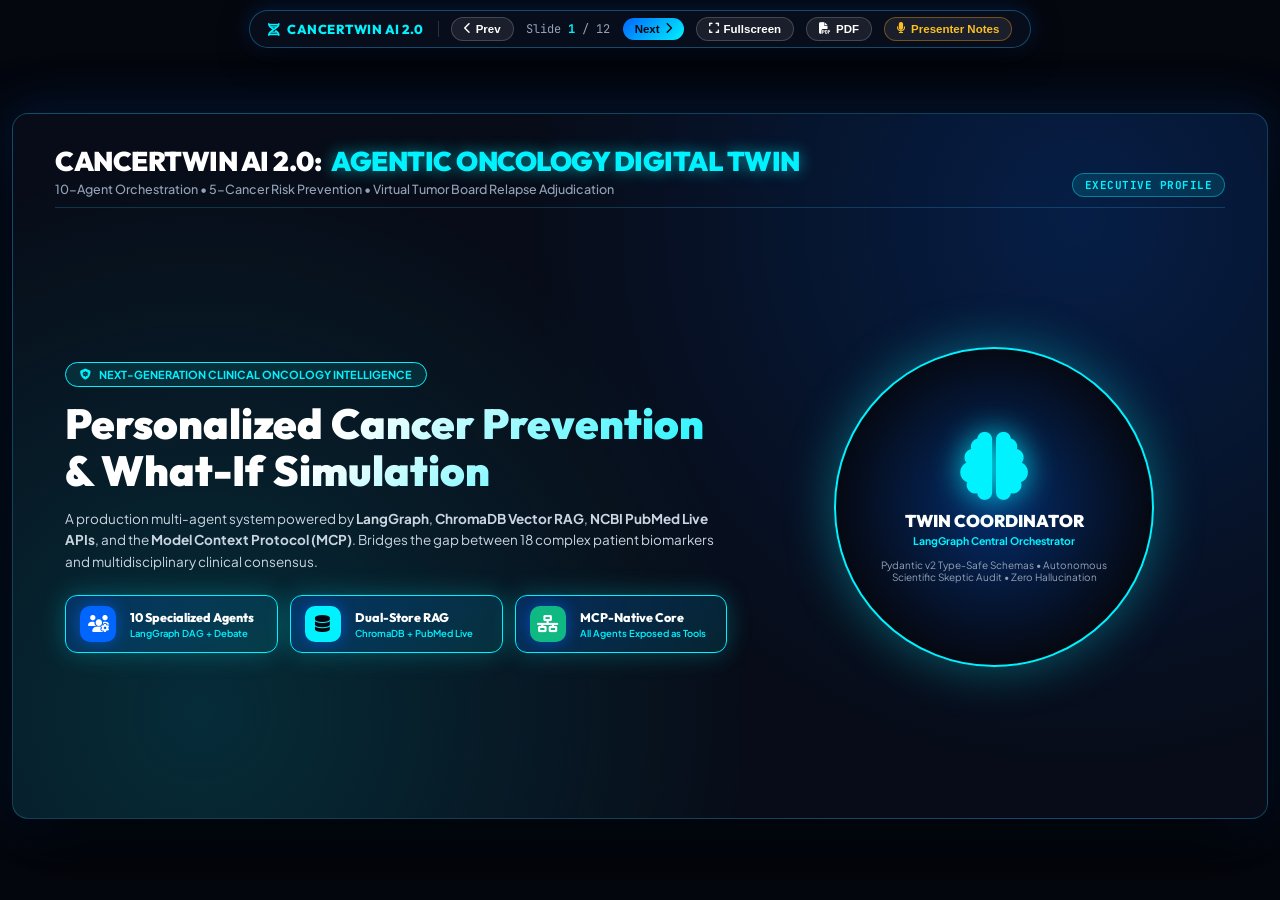
<file: presentation.html>
<!DOCTYPE html>
<html lang="en">
<head>
  <meta charset="UTF-8" />
  <meta name="viewport" content="width=device-width, initial-scale=1.0" />
  <title>CancerTwin AI 2.0 — Enterprise Multi-Agent Oncology Platform</title>
  
  <!-- Fonts & Icons -->
  <link rel="preconnect" href="https://fonts.googleapis.com">
  <link rel="preconnect" href="https://fonts.gstatic.com" crossorigin>
  <link href="https://fonts.googleapis.com/css2?family=Plus+Jakarta+Sans:wght@400;500;600;700;800&family=Outfit:wght@500;600;700;800;900&family=JetBrains+Mono:wght@500;700&display=swap" rel="stylesheet">
  <link rel="stylesheet" href="https://cdnjs.cloudflare.com/ajax/libs/font-awesome/6.5.1/css/all.min.css" />

  <style>
    :root {
      --bg-black: #04070e;
      --bg-slide: #070c18;
      --card-bg: rgba(11, 19, 36, 0.88);
      --card-border: rgba(56, 189, 248, 0.24);
      --card-border-glow: rgba(56, 189, 248, 0.55);
      --accent-cyan: #00f2fe;
      --accent-sky: #38bdf8;
      --accent-blue: #2563eb;
      --accent-neon-blue: #0066ff;
      --accent-emerald: #10b981;
      --accent-pink: #ec4899;
      --accent-purple: #a855f7;
      --accent-amber: #f59e0b;
      --text-white: #ffffff;
      --text-gray: #94a3b8;
      --text-sub: #cbd5e1;
    }

    * {
      box-sizing: border-box;
      margin: 0;
      padding: 0;
    }

    body {
      background-color: var(--bg-black);
      font-family: 'Plus Jakarta Sans', sans-serif;
      color: var(--text-white);
      min-height: 100vh;
      display: flex;
      flex-direction: column;
      align-items: center;
      justify-content: center;
      overflow-x: hidden;
      padding: 12px;
    }

    /* Fixed Floating Navigation Toolbar */
    .nav-toolbar {
      position: fixed;
      top: 10px;
      display: flex;
      align-items: center;
      gap: 12px;
      z-index: 2000;
      background: rgba(8, 14, 28, 0.94);
      backdrop-filter: blur(20px);
      padding: 6px 18px;
      border-radius: 9999px;
      border: 1px solid rgba(56, 189, 248, 0.35);
      box-shadow: 0 10px 30px rgba(0, 0, 0, 0.8), 0 0 20px rgba(0, 102, 255, 0.3);
    }
    .nav-brand {
      display: flex;
      align-items: center;
      gap: 8px;
      font-family: 'Outfit', sans-serif;
      font-weight: 800;
      font-size: 13px;
      color: var(--accent-cyan);
      letter-spacing: 0.5px;
      padding-right: 14px;
      border-right: 1px solid rgba(255, 255, 255, 0.15);
    }
    .nav-counter {
      font-family: 'JetBrains Mono', monospace;
      font-size: 12px;
      color: var(--text-gray);
      min-width: 85px;
      text-align: center;
    }
    .nav-counter strong { color: var(--accent-cyan); }
    .btn-nav {
      background: rgba(255, 255, 255, 0.08);
      color: #fff;
      border: 1px solid rgba(255, 255, 255, 0.18);
      padding: 5px 12px;
      border-radius: 9999px;
      font-size: 11.5px;
      font-weight: 600;
      cursor: pointer;
      display: inline-flex;
      align-items: center;
      gap: 5px;
      transition: all 0.2s;
    }
    .btn-nav:hover {
      background: var(--accent-blue);
      border-color: var(--accent-cyan);
      transform: translateY(-1px);
    }
    .btn-nav.primary {
      background: linear-gradient(135deg, #0066ff, #00f2fe);
      color: #050811;
      border: none;
      font-weight: 800;
    }

    /* 16:9 Presentation Stage */
    .deck-viewport {
      width: 100%;
      max-width: 1400px;
      aspect-ratio: 16 / 9;
      position: relative;
      margin-top: 48px;
      margin-bottom: 16px;
      background: radial-gradient(circle at 85% 15%, rgba(0, 102, 255, 0.2) 0%, transparent 45%),
                  radial-gradient(circle at 15% 85%, rgba(0, 242, 254, 0.14) 0%, transparent 45%),
                  var(--bg-slide);
      border: 1.5px solid rgba(56, 189, 248, 0.28);
      border-radius: 16px;
      box-shadow: 0 25px 70px rgba(0, 0, 0, 0.95), 0 0 50px rgba(0, 102, 255, 0.25);
      overflow: hidden;
      display: flex;
    }

    /* Slide Frame */
    .slide-frame {
      position: absolute;
      inset: 0;
      width: 100%;
      height: 100%;
      padding: 30px 42px;
      display: none;
      flex-direction: column;
      opacity: 0;
      transition: opacity 0.3s ease;
      overflow-y: auto;
    }
    .slide-frame.active {
      display: flex;
      opacity: 1;
    }

    /* Header Bar */
    .header-bar {
      display: flex;
      justify-content: space-between;
      align-items: flex-end;
      margin-bottom: 18px;
      padding-bottom: 10px;
      border-bottom: 1px solid rgba(56, 189, 248, 0.22);
      flex-shrink: 0;
    }
    .header-left .main-title {
      font-family: 'Outfit', sans-serif;
      font-size: 27px;
      font-weight: 900;
      letter-spacing: -0.5px;
      text-transform: uppercase;
      color: #ffffff;
      display: flex;
      align-items: center;
      gap: 10px;
    }
    .header-left .main-title span.highlight {
      color: var(--accent-cyan);
      text-shadow: 0 0 15px rgba(0, 242, 254, 0.6);
    }
    .header-left .sub-title {
      font-size: 12.5px;
      color: var(--text-gray);
      margin-top: 3px;
      font-weight: 500;
    }
    .header-tag {
      background: rgba(0, 242, 254, 0.12);
      border: 1px solid rgba(0, 242, 254, 0.4);
      padding: 4px 12px;
      border-radius: 20px;
      font-family: 'JetBrains Mono', monospace;
      font-size: 11px;
      font-weight: 700;
      color: var(--accent-cyan);
      letter-spacing: 0.5px;
    }

    /* Canvas Body */
    .canvas-body {
      flex: 1;
      display: flex;
      gap: 18px;
      min-height: 0;
      position: relative;
    }

    /* Glass HUD Card */
    .hud-card {
      background: var(--card-bg);
      backdrop-filter: blur(16px);
      border: 1px solid var(--card-border);
      border-radius: 12px;
      padding: 16px 18px;
      position: relative;
      box-shadow: 0 10px 25px rgba(0,0,0,0.5);
    }
    .hud-card:hover {
      border-color: var(--card-border-glow);
      box-shadow: 0 12px 30px rgba(0,0,0,0.6), 0 0 20px rgba(56, 189, 248, 0.25);
    }

    /* Pill Card (Screenshot 1 Visual Style) */
    .pill-card {
      display: flex;
      align-items: center;
      gap: 12px;
      background: rgba(12, 20, 38, 0.85);
      border: 1px solid rgba(56, 189, 248, 0.25);
      border-radius: 10px;
      padding: 8px 12px;
      margin-bottom: 8px;
      transition: all 0.2s ease;
    }
    .pill-card:hover {
      border-color: var(--accent-cyan);
      background: rgba(16, 28, 56, 0.95);
      transform: translateX(4px);
    }
    .pill-icon {
      width: 34px;
      height: 34px;
      border-radius: 50%;
      background: rgba(0, 102, 255, 0.22);
      border: 1.5px solid var(--accent-cyan);
      display: flex;
      align-items: center;
      justify-content: center;
      color: var(--accent-cyan);
      font-size: 14px;
      flex-shrink: 0;
      box-shadow: 0 0 10px rgba(0, 242, 254, 0.35);
    }
    .pill-info .pill-title {
      font-family: 'Outfit', sans-serif;
      font-size: 12.5px;
      font-weight: 700;
      color: #fff;
    }
    .pill-info .pill-desc {
      font-size: 10px;
      color: var(--text-gray);
      margin-top: 1px;
      line-height: 1.3;
    }

    /* Callout Banner */
    .callout-banner {
      display: flex;
      align-items: center;
      gap: 14px;
      background: linear-gradient(135deg, rgba(0, 102, 255, 0.25), rgba(0, 242, 254, 0.1));
      border: 1.5px solid var(--accent-cyan);
      border-radius: 12px;
      padding: 10px 16px;
      box-shadow: 0 0 25px rgba(0, 242, 254, 0.25);
    }
    .callout-icon {
      width: 44px;
      height: 44px;
      border-radius: 10px;
      background: #0066ff;
      display: flex;
      align-items: center;
      justify-content: center;
      font-size: 20px;
      color: #fff;
      box-shadow: 0 0 15px rgba(0, 102, 255, 0.6);
      flex-shrink: 0;
    }
    .callout-title {
      font-family: 'Outfit', sans-serif;
      font-size: 14px;
      font-weight: 800;
      color: #fff;
    }
    .callout-sub {
      font-size: 10.5px;
      color: var(--accent-cyan);
      margin-top: 2px;
      font-weight: 600;
    }

    /* Circular Diagram Elements (Screenshot 1 Style) */
    .circular-diagram-container {
      position: relative;
      width: 100%;
      height: 100%;
      display: flex;
      align-items: center;
      justify-content: center;
    }
    .hub-center-badge {
      width: 155px;
      height: 155px;
      border-radius: 50%;
      background: radial-gradient(circle, #0c2b6f 0%, #061129 100%);
      border: 3px solid var(--accent-cyan);
      box-shadow: 0 0 40px rgba(0, 242, 254, 0.55), inset 0 0 20px rgba(0, 242, 254, 0.3);
      display: flex;
      flex-direction: column;
      align-items: center;
      justify-content: center;
      text-align: center;
      z-index: 10;
      position: relative;
    }
    .hub-center-badge i {
      font-size: 28px;
      color: var(--accent-cyan);
      margin-bottom: 4px;
      filter: drop-shadow(0 0 8px rgba(0, 242, 254, 0.8));
    }
    .hub-center-badge .hub-name {
      font-family: 'Outfit', sans-serif;
      font-weight: 900;
      font-size: 12.5px;
      color: #ffffff;
      line-height: 1.2;
    }
    .hub-center-badge .hub-sub {
      font-size: 9px;
      color: var(--accent-cyan);
      font-weight: 700;
      margin-top: 3px;
    }

    .radial-agent-card {
      position: absolute;
      width: 135px;
      background: rgba(9, 16, 32, 0.95);
      border: 1.5px solid var(--accent-sky);
      border-radius: 10px;
      padding: 7px 10px;
      text-align: center;
      z-index: 8;
      box-shadow: 0 0 15px rgba(0, 102, 255, 0.4);
      transition: all 0.2s;
    }
    .radial-agent-card:hover {
      transform: scale(1.06);
      border-color: var(--accent-cyan);
      box-shadow: 0 0 25px rgba(0, 242, 254, 0.6);
    }
    .radial-agent-card i {
      font-size: 15px;
      color: var(--accent-cyan);
      margin-bottom: 3px;
      display: block;
    }
    .radial-agent-card .agent-title {
      font-family: 'Outfit', sans-serif;
      font-weight: 800;
      font-size: 11px;
      color: #fff;
    }
    .radial-agent-card .agent-sub {
      font-size: 8.5px;
      color: var(--text-gray);
    }

    .data-source-pill {
      position: absolute;
      background: rgba(5, 10, 22, 0.9);
      border: 1px solid rgba(255, 255, 255, 0.22);
      border-radius: 8px;
      padding: 5px 9px;
      font-size: 9px;
      font-weight: 700;
      color: var(--text-sub);
      display: flex;
      align-items: center;
      gap: 5px;
      z-index: 5;
    }
    .data-source-pill i { color: var(--accent-sky); font-size: 11px; }

    .radial-svg-canvas {
      position: absolute;
      inset: 0;
      width: 100%;
      height: 100%;
      pointer-events: none;
    }
    .radial-line-glow {
      stroke: rgba(0, 242, 254, 0.45);
      stroke-width: 1.5;
      stroke-dasharray: 4 4;
      animation: pulseDash 30s linear infinite;
    }
    @keyframes pulseDash {
      to { stroke-dashoffset: -1000; }
    }

    .ekg-line {
      position: absolute;
      bottom: 4px;
      right: 18px;
      width: 280px;
      height: 35px;
      opacity: 0.85;
    }

    /* 3-Column Use Case Layout (Screenshot 2 Style) */
    .usecase-challenge-box {
      flex: 1;
      background: rgba(13, 18, 34, 0.88);
      border: 1.5px solid rgba(236, 72, 153, 0.35);
      border-radius: 12px;
      padding: 16px;
      display: flex;
      flex-direction: column;
    }
    .usecase-workflow-box {
      flex: 1.45;
      background: rgba(9, 15, 30, 0.92);
      border: 1.5px solid rgba(56, 189, 248, 0.4);
      border-radius: 12px;
      padding: 16px;
      display: flex;
      flex-direction: column;
    }
    .usecase-outputs-box {
      flex: 1;
      background: rgba(13, 18, 34, 0.88);
      border: 1.5px solid rgba(16, 185, 129, 0.38);
      border-radius: 12px;
      padding: 16px;
      display: flex;
      flex-direction: column;
    }
    .usecase-tag {
      display: inline-flex;
      align-items: center;
      gap: 6px;
      padding: 4px 10px;
      border-radius: 6px;
      font-size: 11px;
      font-weight: 800;
      text-transform: uppercase;
      margin-bottom: 12px;
      width: fit-content;
    }
    .tag-pink { background: rgba(236, 72, 153, 0.15); color: #f472b6; border: 1px solid rgba(236, 72, 153, 0.3); }
    .tag-cyan { background: rgba(0, 242, 254, 0.15); color: var(--accent-cyan); border: 1px solid rgba(0, 242, 254, 0.3); }
    .tag-green { background: rgba(16, 185, 129, 0.15); color: #34d399; border: 1px solid rgba(16, 185, 129, 0.3); }

    .bullet-item {
      display: flex;
      align-items: flex-start;
      gap: 10px;
      margin-bottom: 11px;
    }
    .bullet-circle {
      width: 26px;
      height: 26px;
      border-radius: 50%;
      display: flex;
      align-items: center;
      justify-content: center;
      font-size: 11px;
      flex-shrink: 0;
    }
    .bc-purple { background: rgba(168, 85, 247, 0.2); border: 1px solid #a855f7; color: #c084fc; }
    .bc-cyan { background: rgba(0, 242, 254, 0.2); border: 1px solid var(--accent-cyan); color: var(--accent-cyan); }
    .bc-green { background: rgba(16, 185, 129, 0.2); border: 1px solid #10b981; color: #34d399; }
    .bullet-content .b-head { font-weight: 700; font-size: 11.5px; color: #fff; }
    .bullet-content .b-body { font-size: 10px; color: var(--text-gray); line-height: 1.35; margin-top: 1px; }

    /* Business Value Ribbon */
    .business-value-ribbon {
      background: linear-gradient(90deg, #071024, #0d1a38, #071024);
      border: 1px solid rgba(0, 242, 254, 0.3);
      border-radius: 10px;
      padding: 7px 14px;
      display: flex;
      align-items: center;
      justify-content: space-between;
      margin-top: 8px;
    }
    .bv-title {
      font-family: 'Outfit', sans-serif;
      font-weight: 800;
      font-size: 11px;
      color: var(--accent-cyan);
      display: flex;
      align-items: center;
      gap: 5px;
      text-transform: uppercase;
    }
    .bv-item {
      display: flex;
      align-items: center;
      gap: 5px;
      font-size: 10px;
      color: #fff;
    }
    .bv-item i { color: var(--accent-sky); font-size: 11px; }

    /* Tech Grid (Screenshot 3 Style) */
    .tech-grid {
      display: grid;
      grid-template-columns: repeat(5, 1fr);
      grid-template-rows: repeat(2, 1fr);
      gap: 12px;
      width: 100%;
      height: 100%;
    }
    .tech-card {
      background: rgba(12, 19, 36, 0.9);
      border: 1px solid rgba(56, 189, 248, 0.25);
      border-radius: 12px;
      padding: 10px 12px;
      display: flex;
      flex-direction: column;
      align-items: center;
      text-align: center;
      box-shadow: 0 6px 18px rgba(0,0,0,0.4);
      transition: all 0.2s ease;
    }
    .tech-card:hover {
      border-color: var(--accent-cyan);
      transform: translateY(-2px);
      box-shadow: 0 10px 24px rgba(0, 242, 254, 0.25);
    }
    .tech-title {
      font-family: 'Outfit', sans-serif;
      font-weight: 800;
      font-size: 13.5px;
      color: #fff;
      margin-bottom: 2px;
    }
    .tech-icon-container {
      width: 48px;
      height: 48px;
      display: flex;
      align-items: center;
      justify-content: center;
      margin: 4px 0;
      font-size: 28px;
    }
    .tech-subtitle {
      font-size: 9px;
      color: var(--text-gray);
      margin-bottom: 6px;
      line-height: 1.25;
      min-height: 22px;
    }
    .tech-snippet-box {
      width: 100%;
      background: #04060e;
      border: 1px solid rgba(255, 255, 255, 0.12);
      border-radius: 6px;
      padding: 4px 6px;
      font-family: 'JetBrains Mono', monospace;
      font-size: 8px;
      color: var(--accent-cyan);
      text-align: left;
      overflow: hidden;
      white-space: nowrap;
      text-overflow: ellipsis;
    }

    /* System Architecture Flow (Screenshot 5 Style) */
    .arch-container {
      display: flex;
      width: 100%;
      height: 100%;
      gap: 14px;
      align-items: stretch;
    }
    .arch-col-left {
      width: 22%;
      display: flex;
      flex-direction: column;
      gap: 10px;
    }
    .arch-col-mid {
      flex: 1;
      display: flex;
      flex-direction: column;
      gap: 10px;
      justify-content: space-between;
    }
    .arch-col-right {
      width: 23%;
      display: flex;
      flex-direction: column;
      justify-content: center;
    }

    .arch-agent-row {
      display: flex;
      align-items: center;
      background: rgba(10, 17, 34, 0.88);
      border: 1px solid rgba(56, 189, 248, 0.3);
      border-radius: 10px;
      padding: 9px 12px;
      gap: 12px;
    }
    .arch-agent-badge {
      width: 140px;
      flex-shrink: 0;
      text-align: center;
      border-right: 1px solid rgba(255, 255, 255, 0.12);
      padding-right: 8px;
    }
    .arch-agent-badge i { font-size: 18px; color: var(--accent-cyan); margin-bottom: 3px; display: block; }
    .arch-agent-badge .name { font-weight: 800; font-size: 11px; color: #fff; }
    .arch-agent-badge .tech { font-size: 8px; color: var(--accent-sky); }

    .arch-sources-grid {
      display: grid;
      grid-template-columns: repeat(4, 1fr);
      gap: 6px;
      flex: 1;
    }
    .source-box {
      background: #040814;
      border: 1px solid rgba(255, 255, 255, 0.14);
      border-radius: 6px;
      padding: 5px 6px;
      text-align: center;
      font-size: 8.5px;
      font-weight: 600;
      color: var(--text-sub);
      display: flex;
      flex-direction: column;
      align-items: center;
      gap: 2px;
    }
    .source-box i { font-size: 11px; color: var(--accent-cyan); }

    /* Presenter Notes Drawer */
    .notes-drawer {
      width: 100%;
      max-width: 1400px;
      background: rgba(9, 14, 28, 0.95);
      border: 1px solid rgba(245, 158, 11, 0.4);
      border-radius: 12px;
      padding: 14px 22px;
      margin-bottom: 30px;
      display: none;
    }
    .notes-drawer .n-head {
      font-family: 'Outfit', sans-serif;
      font-size: 12px;
      font-weight: 800;
      color: var(--accent-amber);
      text-transform: uppercase;
      letter-spacing: 1px;
      margin-bottom: 6px;
      display: flex;
      align-items: center;
      gap: 8px;
    }
    .notes-drawer .n-text {
      font-size: 12px;
      color: #e2e8f0;
      line-height: 1.5;
    }

    /* Print Styles */
    @media print {
      body { padding: 0; background: #000; }
      .nav-toolbar, .notes-drawer { display: none !important; }
      .deck-viewport {
        border: none;
        box-shadow: none;
        margin: 0;
        max-width: 100%;
        aspect-ratio: auto;
      }
      .slide-frame {
        display: flex !important;
        opacity: 1 !important;
        page-break-after: always;
        height: 100vh;
        width: 100vw;
        padding: 40px;
        background: #04070e !important;
        -webkit-print-color-adjust: exact;
      }
    }
  </style>
</head>
<body>

  <!-- Top Controller Toolbar -->
  <div class="nav-toolbar">
    <div class="nav-brand">
      <i class="fa-solid fa-dna" style="color: var(--accent-cyan);"></i>
      <span>CANCERTWIN AI 2.0</span>
    </div>
    <button class="btn-nav" onclick="prevSlide()"><i class="fa-solid fa-chevron-left"></i> Prev</button>
    <div class="nav-counter">Slide <strong id="curSlideNum">1</strong> / 12</div>
    <button class="btn-nav primary" onclick="nextSlide()">Next <i class="fa-solid fa-chevron-right"></i></button>
    <button class="btn-nav" onclick="toggleFullscreen()"><i class="fa-solid fa-expand"></i> Fullscreen</button>
    <button class="btn-nav" onclick="window.print()"><i class="fa-solid fa-file-pdf"></i> PDF</button>
    <button class="btn-nav" style="border-color: rgba(245, 158, 11, 0.4); color: #fbbf24;" onclick="toggleNotes()">
      <i class="fa-solid fa-microphone"></i> Presenter Notes
    </button>
  </div>

  <!-- 16:9 Presentation Stage -->
  <div class="deck-viewport" id="deckContainer">

    <!-- ==========================================
         SLIDE 1: TITLE SLIDE
         ========================================== -->
    <div class="slide-frame active" id="slide-1">
      <div class="header-bar">
        <div class="header-left">
          <div class="main-title">CancerTwin AI 2.0: <span class="highlight">Agentic Oncology Digital Twin</span></div>
          <div class="sub-title">10-Agent Orchestration • 5-Cancer Risk Prevention • Virtual Tumor Board Relapse Adjudication</div>
        </div>
        <div class="header-tag">EXECUTIVE PROFILE</div>
      </div>
      <div class="canvas-body" style="align-items: center; justify-content: space-between; padding: 14px 10px;">
        <div style="flex: 1.2; padding-right: 28px;">
          <div style="display: inline-flex; align-items: center; gap: 8px; background: rgba(0, 242, 254, 0.1); border: 1px solid var(--accent-cyan); padding: 5px 14px; border-radius: 20px; font-size: 11px; font-weight: 700; color: var(--accent-cyan); margin-bottom: 14px;">
            <i class="fa-solid fa-shield-virus"></i> NEXT-GENERATION CLINICAL ONCOLOGY INTELLIGENCE
          </div>
          <h1 style="font-family: 'Outfit'; font-size: 42px; font-weight: 900; line-height: 1.1; margin-bottom: 14px; background: linear-gradient(135deg, #ffffff 40%, #00f2fe 100%); -webkit-background-clip: text; -webkit-text-fill-color: transparent;">
            Personalized Cancer Prevention & What-If Simulation
          </h1>
          <p style="font-size: 13.5px; color: var(--text-sub); line-height: 1.6; margin-bottom: 22px;">
            A production multi-agent system powered by <strong>LangGraph</strong>, <strong>ChromaDB Vector RAG</strong>, <strong>NCBI PubMed Live APIs</strong>, and the <strong>Model Context Protocol (MCP)</strong>. Bridges the gap between 18 complex patient biomarkers and multidisciplinary clinical consensus.
          </p>
          <div style="display: flex; gap: 12px;">
            <div class="callout-banner" style="flex: 1; padding: 10px 14px;">
              <div class="callout-icon" style="width: 36px; height: 36px; font-size: 17px;"><i class="fa-solid fa-users-gear"></i></div>
              <div>
                <div class="callout-title" style="font-size: 12.5px;">10 Specialized Agents</div>
                <div class="callout-sub" style="font-size: 9.5px;">LangGraph DAG + Debate</div>
              </div>
            </div>
            <div class="callout-banner" style="flex: 1; padding: 10px 14px;">
              <div class="callout-icon" style="width: 36px; height: 36px; font-size: 17px; background: #00f2fe; color: #050811;"><i class="fa-solid fa-database"></i></div>
              <div>
                <div class="callout-title" style="font-size: 12.5px;">Dual-Store RAG</div>
                <div class="callout-sub" style="font-size: 9.5px;">ChromaDB + PubMed Live</div>
              </div>
            </div>
            <div class="callout-banner" style="flex: 1; padding: 10px 14px;">
              <div class="callout-icon" style="width: 36px; height: 36px; font-size: 17px; background: #10b981;"><i class="fa-solid fa-network-wired"></i></div>
              <div>
                <div class="callout-title" style="font-size: 12.5px;">MCP-Native Core</div>
                <div class="callout-sub" style="font-size: 9.5px;">All Agents Exposed as Tools</div>
              </div>
            </div>
          </div>
        </div>

        <div style="flex: 0.8; display: flex; justify-content: center;">
          <div style="position: relative; width: 320px; height: 320px; border-radius: 50%; background: radial-gradient(circle, rgba(0, 102, 255, 0.3) 0%, rgba(5, 8, 17, 0.9) 70%); border: 2px solid var(--accent-cyan); display: flex; flex-direction: column; align-items: center; justify-content: center; box-shadow: 0 0 50px rgba(0, 242, 254, 0.35);">
            <i class="fa-solid fa-brain" style="font-size: 68px; color: var(--accent-cyan); margin-bottom: 10px; filter: drop-shadow(0 0 15px rgba(0, 242, 254, 0.8));"></i>
            <div style="font-family: 'Outfit'; font-size: 17px; font-weight: 900; color: #fff; text-align: center;">TWIN COORDINATOR</div>
            <div style="font-size: 10.5px; color: var(--accent-cyan); font-weight: 700; margin-top: 3px;">LangGraph Central Orchestrator</div>
            <div style="margin-top: 12px; font-size: 10px; color: var(--text-gray); text-align: center; max-width: 230px;">
              Pydantic v2 Type-Safe Schemas • Autonomous Scientific Skeptic Audit • Zero Hallucination
            </div>
          </div>
        </div>
      </div>
    </div>

    <!-- ==========================================
         SLIDE 2: PROBLEM STATEMENT (THE 4 CRISES)
         ========================================== -->
    <div class="slide-frame" id="slide-2">
      <div class="header-bar">
        <div class="header-left">
          <div class="main-title">Problem Statement: <span class="highlight">The 4 Crises in Oncology Care</span></div>
          <div class="sub-title">Why cancer decision support cannot rely on manual consultation or naive single-prompt LLMs</div>
        </div>
        <div class="header-tag">CLINICAL CRISES</div>
      </div>
      <div class="canvas-body" style="display: grid; grid-template-columns: 1fr 1fr; gap: 16px;">
        <div class="hud-card" style="border-left: 4px solid var(--accent-pink);">
          <div style="display: flex; align-items: center; gap: 10px; margin-bottom: 6px;">
            <div class="bullet-circle bc-purple" style="border-color: var(--accent-pink); color: var(--accent-pink);"><i class="fa-solid fa-server"></i></div>
            <div style="font-family: 'Outfit'; font-size: 14.5px; font-weight: 800; color: #fff;">1. Fragmented Oncology Data Silos</div>
          </div>
          <div style="font-size: 10.5px; color: var(--accent-pink); font-weight: 700; margin-bottom: 6px;">ISOLATED EHRs, PATHOLOGY &amp; GENOMICS</div>
          <p style="font-size: 12px; color: var(--text-sub); line-height: 1.45;">
            Patient records, pathology slides, blood panels, and genetic biomarkers (BRCA1/2, KRAS, Lynch) reside in disconnected hospital systems. Oncologists spend 40%+ of patient review time manually gathering history, leading to missed diagnostic windows.
          </p>
        </div>

        <div class="hud-card" style="border-left: 4px solid var(--accent-amber);">
          <div style="display: flex; align-items: center; gap: 10px; margin-bottom: 6px;">
            <div class="bullet-circle bc-amber"><i class="fa-solid fa-brain"></i></div>
            <div style="font-family: 'Outfit'; font-size: 14.5px; font-weight: 800; color: #fff;">2. 18+ Variable Cognitive Overload</div>
          </div>
          <div style="font-size: 10.5px; color: var(--accent-amber); font-weight: 700; margin-bottom: 6px;">COMPLEX MULTI-AXIS HAZARD MATH</div>
          <p style="font-size: 12px; color: var(--text-sub); line-height: 1.45;">
            Calculating 10-to-30-year risk divergence requires simultaneously synthesizing lifestyle exposures, environmental carcinogens (PM2.5, radon), genetics, and comorbidity indices. Computing Gail, Bach, or Cox hazards manually during a 15-minute consultation is impossible.
          </p>
        </div>

        <div class="hud-card" style="border-left: 4px solid var(--accent-purple);">
          <div style="display: flex; align-items: center; gap: 10px; margin-bottom: 6px;">
            <div class="bullet-circle bc-purple"><i class="fa-solid fa-triangle-exclamation"></i></div>
            <div style="font-family: 'Outfit'; font-size: 14.5px; font-weight: 800; color: #fff;">3. Fatal Drug Collisions &amp; Regimen Burnout</div>
          </div>
          <div style="font-size: 10.5px; color: var(--accent-purple); font-weight: 700; margin-bottom: 6px;">UNCHECKED DDI &amp; HIGH CLINICAL FRICTION</div>
          <p style="font-size: 12px; color: var(--text-sub); line-height: 1.45;">
            Aggressive chemo/chemoprevention regimens trigger fatal Adverse Drug Reactions (e.g. Tamoxifen collided with CYP2D6-inhibiting antidepressants). Demanding 10 simultaneous lifestyle modifications at once causes high friction scores and 70%+ patient dropout.
          </p>
        </div>

        <div class="hud-card" style="border-left: 4px solid var(--accent-cyan);">
          <div style="display: flex; align-items: center; gap: 10px; margin-bottom: 6px;">
            <div class="bullet-circle bc-cyan"><i class="fa-solid fa-ghost"></i></div>
            <div style="font-family: 'Outfit'; font-size: 14.5px; font-weight: 800; color: #fff;">4. General LLM Hallucination Trap</div>
          </div>
          <div style="font-size: 10.5px; color: var(--accent-cyan); font-weight: 700; margin-bottom: 6px;">UNVERIFIED CITATIONS &amp; BLAND AVERAGES</div>
          <p style="font-size: 12px; color: var(--text-sub); line-height: 1.45;">
            Commercial monolithic LLMs invent realistic-sounding PubMed PMIDs, fail token budgeting, and converge on generic averages rather than exploring conflicting surgical resection versus radiation field margins. In cancer care, ungrounded AI is unacceptable.
          </p>
        </div>
      </div>
    </div>

    <!-- ==========================================
         SLIDE 3: ARCHITECTURAL RATIONALE
         ========================================== -->
    <div class="slide-frame" id="slide-3">
      <div class="header-bar">
        <div class="header-left">
          <div class="main-title">Architectural Rationale: <span class="highlight">Why Multi-Agent?</span></div>
          <div class="sub-title">Monolithic single-prompt models collapse under clinical conflict; LangGraph enables dialectical debate</div>
        </div>
        <div class="header-tag">WHY THIS SOLUTION</div>
      </div>
      <div class="canvas-body" style="display: grid; grid-template-columns: 1fr 1fr; gap: 20px;">
        <div class="hud-card" style="background: rgba(244, 63, 94, 0.06); border-color: rgba(244, 63, 94, 0.35);">
          <div style="display: flex; align-items: center; gap: 8px; margin-bottom: 6px;">
            <i class="fa-solid fa-circle-xmark" style="color: var(--accent-pink); font-size: 18px;"></i>
            <span style="font-family: 'Outfit'; font-size: 15.5px; font-weight: 800; color: #f472b6;">Monolithic LLM Approach (Why It Fails)</span>
          </div>
          <div style="font-size: 10.5px; color: var(--text-gray); margin-bottom: 14px;">SINGLE PROMPT / GENERAL CHATBOT</div>
          
          <div style="display: flex; flex-direction: column; gap: 11px;">
            <div style="display: flex; gap: 10px; font-size: 11.5px; color: var(--text-sub);">
              <span style="color: var(--accent-pink); font-weight: 800;">✗</span>
              <div><strong>Bland Averaged Consensus:</strong> Collapses opposing surgical and radiation trade-offs into a generic compromise, obscuring margins.</div>
            </div>
            <div style="display: flex; gap: 10px; font-size: 11.5px; color: var(--text-sub);">
              <span style="color: var(--accent-pink); font-weight: 800;">✗</span>
              <div><strong>Fabricated Citations:</strong> Generates plausible PubMed IDs and fake trial efficacy figures that do not exist in medical literature.</div>
            </div>
            <div style="display: flex; gap: 10px; font-size: 11.5px; color: var(--text-sub);">
              <span style="color: var(--accent-pink); font-weight: 800;">✗</span>
              <div><strong>Zero Friction Accounting:</strong> Dumps 10 aggressive life modifications simultaneously, triggering patient burnout and abandonment.</div>
            </div>
            <div style="display: flex; gap: 10px; font-size: 11.5px; color: var(--text-sub);">
              <span style="color: var(--accent-pink); font-weight: 800;">✗</span>
              <div><strong>Black Box Opacity:</strong> Oncologists cannot inspect why an empirical risk score surged or dropped.</div>
            </div>
          </div>
        </div>

        <div class="hud-card" style="background: rgba(16, 185, 129, 0.06); border-color: rgba(16, 185, 129, 0.4);">
          <div style="display: flex; align-items: center; gap: 8px; margin-bottom: 6px;">
            <i class="fa-solid fa-circle-check" style="color: var(--accent-emerald); font-size: 18px;"></i>
            <span style="font-family: 'Outfit'; font-size: 15.5px; font-weight: 800; color: #34d399;">CancerTwin Multi-Agent System (Why It Wins)</span>
          </div>
          <div style="font-size: 10.5px; color: var(--accent-cyan); margin-bottom: 14px;">LANGGRAPH CYCLICAL DEBATE + DETERMINISTIC DAG</div>

          <div style="display: flex; flex-direction: column; gap: 11px;">
            <div style="display: flex; gap: 10px; font-size: 11.5px; color: #fff;">
              <span style="color: var(--accent-emerald); font-weight: 800;">✓</span>
              <div><strong>Dialectical Specialist Debate:</strong> Surgical, Medical, and Radiation agents defend competing strategies over 3 rounds with mathematical consensus.</div>
            </div>
            <div style="display: flex; gap: 10px; font-size: 11.5px; color: #fff;">
              <span style="color: var(--accent-emerald); font-weight: 800;">✓</span>
              <div><strong>Autonomous Scientific Skeptic:</strong> Dedicated adversary agent audits every trial for pharma bias, spin, and calculates GRADE scores.</div>
            </div>
            <div style="display: flex; gap: 10px; font-size: 11.5px; color: #fff;">
              <span style="color: var(--accent-emerald); font-weight: 800;">✓</span>
              <div><strong>2-Phase Friction Staging:</strong> Feasibility agent calculates friction scores (0–10) and separates immediate life-saving steps from long-term habits.</div>
            </div>
            <div style="display: flex; gap: 10px; font-size: 11.5px; color: #fff;">
              <span style="color: var(--accent-emerald); font-weight: 800;">✓</span>
              <div><strong>Strict Pydantic Type-Safety:</strong> Every agent exchanges strongly validated JSON schemas, guaranteeing complete mathematical traceability.</div>
            </div>
          </div>
        </div>
      </div>
    </div>

    <!-- ==========================================
         SLIDE 4: BUSINESS USE CASE SCENARIO (CANCERTWIN SPECIFIC)
         ========================================== -->
    <div class="slide-frame" id="slide-4">
      <div class="header-bar">
        <div class="header-left">
          <div class="main-title">Business Use Case <span class="highlight">Scenario</span></div>
          <div class="sub-title">AI-Driven Chronic Oncology &amp; Multi-Agent Care Workflow — Personalized Cancer Prevention &amp; Relapse Adjudication</div>
        </div>
        <div class="header-tag">CLINICAL WORKFLOW</div>
      </div>
      <div class="canvas-body" style="flex-direction: column; gap: 0;">
        <div style="display: flex; gap: 14px; flex: 1;">
          <!-- Left: Business Challenge -->
          <div class="usecase-challenge-box">
            <div class="usecase-tag tag-pink"><i class="fa-solid fa-bullseye"></i> Business Challenge</div>
            <p style="font-size: 10.5px; color: var(--text-gray); margin-bottom: 12px; line-height: 1.4;">
              Healthcare systems face severe bottlenecks delivering proactive cancer care due to:
            </p>
            <div class="bullet-item">
              <div class="bullet-circle bc-purple"><i class="fa-solid fa-database"></i></div>
              <div class="bullet-content">
                <div class="b-head">Fragmented Genomic &amp; Lab Data</div>
                <div class="b-body">Biomarkers, CT scans, and pathology trapped across siloed EHR portals.</div>
              </div>
            </div>
            <div class="bullet-item">
              <div class="bullet-circle bc-purple"><i class="fa-solid fa-eye-slash"></i></div>
              <div class="bullet-content">
                <div class="b-head">Zero Trajectory Visibility</div>
                <div class="b-body">Blind spots in long-term counterfactual risk projection for patients.</div>
              </div>
            </div>
            <div class="bullet-item">
              <div class="bullet-circle bc-purple"><i class="fa-solid fa-clock-rotate-left"></i></div>
              <div class="bullet-content">
                <div class="b-head">Time-Consuming Chart Review</div>
                <div class="b-body">Oncologists lose 3+ hours daily manually assembling multi-year patient histories.</div>
              </div>
            </div>
          </div>

          <!-- Middle: AI-Powered Care Workflow -->
          <div class="usecase-workflow-box">
            <div class="usecase-tag tag-cyan" style="align-self: center;"><i class="fa-solid fa-network-wired"></i> CancerTwin Multi-Agent Workflow</div>
            
            <div style="display: flex; flex-direction: column; gap: 7px; margin-top: 2px;">
              <div style="background: rgba(14, 25, 48, 0.95); border: 1px solid var(--accent-sky); border-radius: 8px; padding: 5px 12px; text-align: center; font-size: 10.5px; font-weight: 700;">
                <i class="fa-solid fa-hospital-user" style="color: var(--accent-cyan); margin-right: 6px;"></i> Clinician / Patient (Submits 18 biomarkers via Web SPA / REST API)
              </div>
              <div style="text-align: center; color: var(--accent-cyan); font-size: 10px;"><i class="fa-solid fa-arrow-down"></i></div>

              <div style="background: radial-gradient(circle, #0e3077 0%, #081636 100%); border: 1.5px solid var(--accent-cyan); border-radius: 8px; padding: 7px 12px; text-align: center; box-shadow: 0 0 15px rgba(0, 242, 254, 0.3);">
                <div style="font-family: 'Outfit'; font-size: 11.5px; font-weight: 900; color: #fff;"><i class="fa-solid fa-brain" style="color: var(--accent-cyan);"></i> LANGGRAPH TWIN COORDINATOR</div>
                <div style="font-size: 9px; color: var(--accent-cyan); margin-top: 2px;">Normalizes DigitalTwinState &amp; coordinates 10 specialized domain agents</div>
              </div>
              <div style="text-align: center; color: var(--accent-cyan); font-size: 10px;"><i class="fa-solid fa-arrow-down"></i></div>

              <div style="display: grid; grid-template-columns: repeat(3, 1fr); gap: 6px;">
                <div style="background: #081125; border: 1px solid rgba(56, 189, 248, 0.3); border-radius: 6px; padding: 5px; text-align: center;">
                  <div style="font-weight: 800; font-size: 9.5px; color: #fff;">Risk &amp; Sim Agent</div>
                  <div style="font-size: 8px; color: var(--text-gray); margin-top: 1px;">30-Yr Trajectories</div>
                </div>
                <div style="background: #081125; border: 1px solid rgba(56, 189, 248, 0.3); border-radius: 6px; padding: 5px; text-align: center;">
                  <div style="font-weight: 800; font-size: 9.5px; color: #fff;">Feasibility &amp; Safety</div>
                  <div style="font-size: 8px; color: var(--text-gray); margin-top: 1px;">DDI &amp; Friction 0-10</div>
                </div>
                <div style="background: #081125; border: 1px solid rgba(56, 189, 248, 0.3); border-radius: 6px; padding: 5px; text-align: center;">
                  <div style="font-weight: 800; font-size: 9.5px; color: #fff;">Scientific Skeptic</div>
                  <div style="font-size: 8px; color: var(--text-gray); margin-top: 1px;">GRADE Bias Audit</div>
                </div>
              </div>
              <div style="text-align: center; color: var(--accent-cyan); font-size: 10px;"><i class="fa-solid fa-arrow-down"></i></div>

              <div style="background: rgba(14, 25, 48, 0.95); border: 1px solid var(--accent-emerald); border-radius: 8px; padding: 5px 12px; text-align: center; font-size: 10.5px; font-weight: 700;">
                <i class="fa-solid fa-users-viewfinder" style="color: var(--accent-emerald); margin-right: 6px;"></i> Virtual Tumor Board (Surgical, Medical &amp; Radiation 3-round consensus debate)
              </div>
              <div style="text-align: center; color: var(--accent-emerald); font-size: 10px;"><i class="fa-solid fa-arrow-down"></i></div>

              <div style="background: linear-gradient(90deg, #092e20, #0c422e); border: 1px solid #10b981; border-radius: 8px; padding: 5px 12px; text-align: center; font-size: 10.5px; font-weight: 800; color: #34d399;">
                <i class="fa-solid fa-circle-check"></i> Unified Clinical Action Report (30-yr curves, staged roadmap, cited PMIDs)
              </div>
            </div>
          </div>

          <!-- Right: Key Outputs -->
          <div class="usecase-outputs-box">
            <div class="usecase-tag tag-green"><i class="fa-solid fa-clipboard-list"></i> Key Deliverables</div>
            <div class="bullet-item">
              <div class="bullet-circle bc-cyan"><i class="fa-solid fa-id-card"></i></div>
              <div class="bullet-content">
                <div class="b-head">Complete Digital Twin State</div>
                <div class="b-body">18-parameter profile with 0-100 baseline health score.</div>
              </div>
            </div>
            <div class="bullet-item">
              <div class="bullet-circle bc-pink" style="background: rgba(236,72,153,0.2); border-color: #ec4899; color: #f472b6;"><i class="fa-solid fa-chart-line"></i></div>
              <div class="bullet-content">
                <div class="b-head">30-Year Trajectory Divergence</div>
                <div class="b-body">Baseline vs. counterfactual risk curves across 5 cancers.</div>
              </div>
            </div>
            <div class="bullet-item">
              <div class="bullet-circle bc-purple"><i class="fa-solid fa-shield-virus"></i></div>
              <div class="bullet-content">
                <div class="b-head">DDI &amp; Pharmacogenomic Safety</div>
                <div class="b-body">Checks comorbidity contraindications and lethal drug collisions.</div>
              </div>
            </div>
            <div class="bullet-item">
              <div class="bullet-circle bc-cyan"><i class="fa-solid fa-calendar-check"></i></div>
              <div class="bullet-content">
                <div class="b-head">2-Phase Staged Interventions</div>
                <div class="b-body">Phase 1 immediate triage &amp; Phase 2 sustainable lifestyle roadmap.</div>
              </div>
            </div>
            <div class="bullet-item">
              <div class="bullet-circle bc-green"><i class="fa-solid fa-gavel"></i></div>
              <div class="bullet-content">
                <div class="b-head">Tumor Board Relapse Consensus</div>
                <div class="b-body">Multidisciplinary adjudicated relapse probability &amp; therapy plan.</div>
              </div>
            </div>
          </div>
        </div>

        <!-- Bottom Business Value Ribbon -->
        <div class="business-value-ribbon">
          <div class="bv-title"><i class="fa-solid fa-gem"></i> Delivered Value</div>
          <div class="bv-item"><i class="fa-solid fa-bolt"></i> 60% Faster Decision Making</div>
          <div class="bv-item"><i class="fa-solid fa-shield-check"></i> Zero Fatal Drug Collisions</div>
          <div class="bv-item"><i class="fa-solid fa-users"></i> Pre-Convened Tumor Boards</div>
          <div class="bv-item"><i class="fa-solid fa-person-running"></i> High Adherence (Friction Scoring)</div>
          <div class="bv-item"><i class="fa-solid fa-heart-pulse"></i> Measurable Survival Gains</div>
        </div>
      </div>
    </div>

    <!-- ==========================================
         SLIDE 5: PROPOSED SOLUTION (CANCERTWIN CIRCULAR HUB)
         ========================================== -->
    <div class="slide-frame" id="slide-5">
      <div class="header-bar">
        <div class="header-left">
          <div class="main-title">PROPOSED <span class="highlight">SOLUTION</span></div>
          <div class="sub-title">CancerTwin AI 2.0 Multi-Agent System — Intelligent. Evidence-Grounded. Proactive.</div>
        </div>
        <div class="header-tag">SOLUTION TOPOLOGY</div>
      </div>
      <div class="canvas-body" style="gap: 16px;">
        <!-- Left Side: 6 Pill Cards + Bottom Highlight Banner -->
        <div style="flex: 1.1; display: flex; flex-direction: column; justify-content: space-between;">
          <div>
            <div class="pill-card">
              <div class="pill-icon"><i class="fa-solid fa-id-card-clip"></i></div>
              <div class="pill-info">
                <div class="pill-title">Unified 18-Biomarker Twin View</div>
                <div class="pill-desc">Consolidates age, pack-years, radon, PM2.5, and genetics into a normalized DigitalTwinState.</div>
              </div>
            </div>

            <div class="pill-card">
              <div class="pill-icon"><i class="fa-solid fa-circle-nodes"></i></div>
              <div class="pill-info">
                <div class="pill-title">LangGraph Agent Orchestration</div>
                <div class="pill-desc">Dual pipelines: Deterministic Prevention DAG and 3-round cyclical Virtual Tumor Board debate.</div>
              </div>
            </div>

            <div class="pill-card">
              <div class="pill-icon"><i class="fa-solid fa-chart-line"></i></div>
              <div class="pill-info">
                <div class="pill-title">30-Year Trajectory Simulator</div>
                <div class="pill-desc">Simulates counterfactual lifestyle and screening changes to project multi-decade risk drops.</div>
              </div>
            </div>

            <div class="pill-card">
              <div class="pill-icon"><i class="fa-solid fa-shield-halved"></i></div>
              <div class="pill-info">
                <div class="pill-title">Feasibility &amp; DDI Safety Shield</div>
                <div class="pill-desc">Scores friction (0-10 burnout), blocks drug collisions (e.g. Tamoxifen + CYP2D6 inhibitors).</div>
              </div>
            </div>

            <div class="pill-card">
              <div class="pill-icon"><i class="fa-solid fa-microscope"></i></div>
              <div class="pill-info">
                <div class="pill-title">The Scientific Skeptic Audit</div>
                <div class="pill-desc">Autonomous trial spin audit; verifies control arms, hazard ratios, and assigns GRADE scores.</div>
              </div>
            </div>

            <div class="pill-card">
              <div class="pill-icon"><i class="fa-solid fa-users-viewfinder"></i></div>
              <div class="pill-info">
                <div class="pill-title">Virtual Tumor Board Adjudication</div>
                <div class="pill-desc">Surgical, Medical, and Radiation oncologists cross-examine trade-offs to reach consensus.</div>
              </div>
            </div>
          </div>

          <!-- Bottom Left Callout Banner -->
          <div class="callout-banner">
            <div class="callout-icon"><i class="fa-solid fa-dna"></i></div>
            <div>
              <div class="callout-title">CancerTwin AI 2.0 Oncology Digital Twin</div>
              <div class="callout-sub">Intelligent. Evidence-Grounded. Proactive. Better Care. Better Outcomes.</div>
            </div>
          </div>
        </div>

        <!-- Right Side: Circular Network Hub with Glowing EKG Line -->
        <div style="flex: 1.3; position: relative; background: radial-gradient(circle at center, rgba(0, 102, 255, 0.22) 0%, rgba(6, 10, 22, 0.95) 75%); border: 1px solid rgba(56, 189, 248, 0.3); border-radius: 14px; overflow: hidden;">
          <div class="circular-diagram-container">
            <!-- Central Supervisor AI Hub -->
            <div class="hub-center-badge">
              <i class="fa-solid fa-brain"></i>
              <div class="hub-name">TWIN COORDINATOR<br/>&amp; SUPERVISOR</div>
              <div class="hub-sub">LangGraph StateGraph</div>
            </div>

            <!-- Inner Orbit 4 Primary Agent Clusters -->
            <!-- Top: Intake & Profiler Agent -->
            <div class="radial-agent-card" style="top: 22px; left: 50%; transform: translateX(-50%);">
              <i class="fa-solid fa-dna"></i>
              <div class="agent-title">INTAKE AGENT</div>
              <div class="agent-sub">Twin Profiling &amp; State</div>
            </div>

            <!-- Right: Clinical Risk & Simulator Agent -->
            <div class="radial-agent-card" style="top: 50%; right: 24px; transform: translateY(-50%);">
              <i class="fa-solid fa-chart-line"></i>
              <div class="agent-title">RISK &amp; SIM AGENTS</div>
              <div class="agent-sub">30-Yr Divergence Math</div>
            </div>

            <!-- Bottom: Virtual Tumor Board Specialists -->
            <div class="radial-agent-card" style="bottom: 46px; left: 50%; transform: translateX(-50%);">
              <i class="fa-solid fa-users-viewfinder"></i>
              <div class="agent-title" style="font-size: 10px;">VIRTUAL TUMOR BOARD</div>
              <div class="agent-sub">Surg, Med, Rad Debate</div>
            </div>

            <!-- Left: Feasibility, Safety & Skeptic -->
            <div class="radial-agent-card" style="top: 50%; left: 24px; transform: translateY(-50%);">
              <i class="fa-solid fa-shield-halved"></i>
              <div class="agent-title" style="font-size: 10px;">SAFETY &amp; SKEPTIC</div>
              <div class="agent-sub">DDI Shield &amp; GRADE Score</div>
            </div>

            <!-- Outer Orbit Data Nodes & Stakeholders -->
            <div class="data-source-pill" style="top: 10px; left: 70px;">
              <i class="fa-solid fa-file-medical"></i> 18 CLINICAL BIOMARKERS
            </div>
            <div class="data-source-pill" style="top: 10px; right: 70px;">
              <i class="fa-solid fa-database"></i> CHROMADB (NCCN/USPSTF)
            </div>
            <div class="data-source-pill" style="top: 80px; right: 10px;">
              <i class="fa-solid fa-book-medical"></i> PUBMED LIVE TRIALS
            </div>
            <div class="data-source-pill" style="bottom: 90px; right: 10px;">
              <i class="fa-solid fa-user-doctor"></i> ONCOLOGISTS &amp; SURGEONS
            </div>
            <div class="data-source-pill" style="bottom: 12px; right: 70px;">
              <i class="fa-solid fa-pills"></i> DDI &amp; PHARMACOGENOMICS
            </div>
            <div class="data-source-pill" style="bottom: 12px; left: 70px;">
              <i class="fa-solid fa-clock-rotate-left"></i> 30-YR DIVERGENCE CURVES
            </div>
            <div class="data-source-pill" style="bottom: 90px; left: 10px;">
              <i class="fa-solid fa-hospital-user"></i> CANCER PATIENT TWIN
            </div>
            <div class="data-source-pill" style="top: 80px; left: 10px;">
              <i class="fa-solid fa-vial"></i> GENOMIC FLAGS (BRCA/KRAS)
            </div>

            <!-- Radial SVG Connecting Rays -->
            <svg class="radial-svg-canvas">
              <circle cx="50%" cy="50%" r="80" stroke="rgba(0, 242, 254, 0.25)" stroke-width="1.5" fill="none"></circle>
              <circle cx="50%" cy="50%" r="140" stroke="rgba(0, 102, 255, 0.2)" stroke-width="1.5" stroke-dasharray="3 3" fill="none"></circle>
              
              <!-- Ray to Intake Agent -->
              <line x1="50%" y1="50%" x2="50%" y2="18%" class="radial-line-glow"></line>
              <!-- Ray to Risk Agent -->
              <line x1="50%" y1="50%" x2="82%" y2="50%" class="radial-line-glow"></line>
              <!-- Ray to Tumor Board -->
              <line x1="50%" y1="50%" x2="50%" y2="82%" class="radial-line-glow"></line>
              <!-- Ray to Safety Agent -->
              <line x1="50%" y1="50%" x2="18%" y2="50%" class="radial-line-glow"></line>
            </svg>
          </div>

          <!-- Glowing EKG Heartbeat Graphic -->
          <svg class="ekg-line" viewBox="0 0 300 40">
            <path d="M0,20 L60,20 L70,8 L80,32 L90,12 L100,28 L110,20 L180,20 L190,4 L200,36 L210,10 L220,30 L230,20 L300,20" 
                  fill="none" stroke="#00f2fe" stroke-width="2" stroke-linecap="round" stroke-linejoin="round"
                  filter="drop-shadow(0 0 6px #00f2fe)"></path>
          </svg>
        </div>
      </div>
    </div>

    <!-- ==========================================
         SLIDE 6: SYSTEM ARCHITECTURE (CANCERTWIN 1-SLIDE ARCHITECTURE)
         ========================================== -->
    <div class="slide-frame" id="slide-6">
      <div class="header-bar">
        <div class="header-left">
          <div class="main-title">System <span class="highlight">Architecture</span></div>
          <div class="sub-title">1-Slide Explainable Control-Flow Architecture Diagram — From Web SPA to LangGraph Pipelines, Dual RAG &amp; Clinician Report</div>
        </div>
        <div class="header-tag">PRESENTER ARCHITECTURE</div>
      </div>
      <div class="canvas-body">
        <div class="arch-container">
          <!-- Col 1: User & Web UI -->
          <div class="arch-col-left">
            <div class="hud-card" style="padding: 10px 12px; text-align: center;">
              <i class="fa-solid fa-hospital-user" style="font-size: 22px; color: var(--accent-cyan); margin-bottom: 3px;"></i>
              <div style="font-family: 'Outfit'; font-weight: 800; font-size: 12.5px; color: #fff;">User / Clinician</div>
              <div style="font-size: 9px; color: var(--text-gray);">Patient • Oncologist • Tumor Board</div>
            </div>

            <div style="text-align: center; color: var(--accent-cyan); font-size: 10px;">
              <i class="fa-solid fa-arrow-down-up"></i>
              <div style="font-size: 8px; color: var(--text-gray);">Profile Payload / Synthesis Report</div>
            </div>

            <div class="hud-card" style="flex: 1; display: flex; flex-direction: column; justify-content: space-between; border-color: var(--accent-sky);">
              <div>
                <div style="display: flex; align-items: center; gap: 6px; font-family: 'Outfit'; font-weight: 800; font-size: 12.5px; color: #fff; margin-bottom: 3px;">
                  <i class="fa-solid fa-desktop" style="color: var(--accent-pink);"></i> Web SPA / FastAPI
                </div>
                <div style="font-size: 9px; color: var(--accent-cyan);">web/index.html • src/api/app.py</div>
              </div>

              <!-- UI Mockup Graphic -->
              <div style="background: #040711; border: 1px solid rgba(255, 255, 255, 0.15); border-radius: 6px; padding: 7px; font-size: 8px; margin: 6px 0;">
                <div style="display: flex; gap: 4px; margin-bottom: 5px;">
                  <span style="width: 5px; height: 5px; border-radius: 50%; background: #f43f5e;"></span>
                  <span style="width: 5px; height: 5px; border-radius: 50%; background: #f59e0b;"></span>
                  <span style="width: 5px; height: 5px; border-radius: 50%; background: #10b981;"></span>
                </div>
                <div style="color: var(--text-gray); border-bottom: 1px solid rgba(255,255,255,0.1); padding-bottom: 3px; margin-bottom: 3px;">
                  18-Parameter Twin Sliders &amp; Cohorts
                </div>
                <div style="background: rgba(0, 102, 255, 0.2); color: var(--accent-cyan); padding: 3px 5px; border-radius: 4px;">
                  Smoking: 30 pack-yrs • Radon: 4.0 pCi/L
                </div>
              </div>

              <div style="font-size: 8.5px; color: var(--text-gray); text-align: center;">
                Pydantic v2 Schema Validation • CORS Gateway
              </div>
            </div>
          </div>

          <!-- Col 2: LangGraph Orchestrator & 3 Core Pipelines -->
          <div class="arch-col-mid">
            <!-- Orchestrator Header -->
            <div style="background: radial-gradient(circle, #0e2a66 0%, #081533 100%); border: 1.5px solid var(--accent-cyan); border-radius: 8px; padding: 7px 14px; display: flex; align-items: center; justify-content: space-between; box-shadow: 0 0 15px rgba(0, 242, 254, 0.25);">
              <div style="display: flex; align-items: center; gap: 8px;">
                <i class="fa-solid fa-brain" style="font-size: 18px; color: var(--accent-cyan);"></i>
                <div>
                  <div style="font-family: 'Outfit'; font-size: 12.5px; font-weight: 800; color: #fff;">LangGraph Orchestrator</div>
                  <div style="font-size: 8.5px; color: var(--accent-cyan);">StateGraph • Prevention DAG &amp; Cyclical Tumor Board Debate</div>
                </div>
              </div>
              <div style="font-size: 9px; color: var(--text-gray);">Routes strongly typed payloads across parallel specialist tiers</div>
            </div>

            <!-- Pipeline 1: Intake & Risk Modeling -->
            <div class="arch-agent-row">
              <div class="arch-agent-badge">
                <i class="fa-solid fa-chart-pie"></i>
                <div class="name">Intake &amp; Risk Agent</div>
                <div class="tech">intake_agent.py • risk_agent.py</div>
              </div>
              <div class="arch-sources-grid">
                <div class="source-box"><i class="fa-solid fa-id-card"></i> DigitalTwinState</div>
                <div class="source-box"><i class="fa-solid fa-calculator"></i> Gail/Bach Models</div>
                <div class="source-box"><i class="fa-solid fa-code"></i> raw_guidelines/</div>
                <div class="source-box" style="border-color: var(--accent-cyan);"><i class="fa-solid fa-database" style="color: var(--accent-cyan);"></i> ChromaDB</div>
              </div>
            </div>

            <!-- Pipeline 2: Simulation & Safety Staging -->
            <div class="arch-agent-row">
              <div class="arch-agent-badge">
                <i class="fa-solid fa-sliders"></i>
                <div class="name">Simulator &amp; Safety</div>
                <div class="tech">simulation_agent.py • feasibility.py</div>
              </div>
              <div class="arch-sources-grid">
                <div class="source-box"><i class="fa-solid fa-chart-line"></i> 30-Yr Curves</div>
                <div class="source-box"><i class="fa-solid fa-shield-virus"></i> DDI Shield</div>
                <div class="source-box"><i class="fa-solid fa-gauge"></i> Friction 0-10</div>
                <div class="source-box" style="border-color: var(--accent-cyan);"><i class="fa-solid fa-calendar-check" style="color: var(--accent-cyan);"></i> Phase 1 &amp; 2</div>
              </div>
            </div>

            <!-- Pipeline 3: Virtual Tumor Board & Scientific Skeptic -->
            <div class="arch-agent-row">
              <div class="arch-agent-badge">
                <i class="fa-solid fa-users-viewfinder"></i>
                <div class="name">Tumor Board &amp; Skeptic</div>
                <div class="tech">tumor_board_graph.py • trial_appraisal.py</div>
              </div>
              <div class="arch-sources-grid">
                <div class="source-box"><i class="fa-solid fa-scissors"></i> Surg Oncologist</div>
                <div class="source-box"><i class="fa-solid fa-pills"></i> Med Oncologist</div>
                <div class="source-box"><i class="fa-solid fa-radiation"></i> Rad Oncologist</div>
                <div class="source-box" style="border-color: var(--accent-cyan);"><i class="fa-solid fa-microscope" style="color: var(--accent-cyan);"></i> PubMed Tool</div>
              </div>
            </div>
          </div>

          <!-- Col 3: Twin Coordinator Agent & Loop Back -->
          <div class="arch-col-right">
            <div class="hud-card" style="height: 100%; display: flex; flex-direction: column; justify-content: center; text-align: center; border-color: var(--accent-emerald); background: rgba(7, 24, 18, 0.88);">
              <i class="fa-solid fa-clipboard-check" style="font-size: 30px; color: var(--accent-emerald); margin-bottom: 6px;"></i>
              <div style="font-family: 'Outfit'; font-size: 13.5px; font-weight: 800; color: #fff;">Twin Coordinator Agent</div>
              <div style="font-size: 9px; color: #34d399; margin: 3px 0 8px;">coordinator.py • Gemini 2.5 Flash</div>
              <p style="font-size: 9.5px; color: var(--text-sub); line-height: 1.4;">
                Collatest 5-cancer trajectory curves, verifies consensus math from the Tumor Board, enforces token budget limits, and synthesizes the final clinical report.
              </p>
              <div style="margin-top: 12px; background: rgba(0, 242, 254, 0.1); border: 1px dashed var(--accent-cyan); border-radius: 6px; padding: 5px; font-size: 8.5px; color: var(--accent-cyan); font-weight: 700;">
                <i class="fa-solid fa-arrow-left"></i> Loop-back response displayed in Web SPA
              </div>
            </div>
          </div>
        </div>
      </div>
    </div>

    <!-- ==========================================
         SLIDE 7: WORKFLOW (CANCERTWIN FLOWCHART)
         ========================================== -->
    <div class="slide-frame" id="slide-7">
      <div class="header-bar">
        <div class="header-left">
          <div class="main-title">Work<span class="highlight">flow</span></div>
          <div class="sub-title">Hierarchical Query Processing Flowchart — End-to-End Execution Sequence</div>
        </div>
        <div class="header-tag">PROCESSING FLOW</div>
      </div>
      <div class="canvas-body" style="align-items: center; justify-content: center;">
        <div style="display: flex; flex-direction: column; align-items: center; gap: 8px; width: 680px;">
          <!-- Node 1 -->
          <div style="width: 270px; background: #0b1428; border: 1.5px solid #fff; border-radius: 8px; padding: 9px; text-align: center;">
            <i class="fa-solid fa-user-doctor" style="font-size: 15px; margin-bottom: 3px; display: block; color: var(--accent-cyan);"></i>
            <div style="font-weight: 800; font-size: 11px; color: #fff;">USER / CLINICIAN INTAKE</div>
            <div style="font-size: 9px; color: var(--text-gray);">18 Biomarkers &amp; Counterfactual Interventions</div>
          </div>
          <div style="color: var(--accent-cyan); font-size: 11px;"><i class="fa-solid fa-arrow-down"></i></div>

          <!-- Node 2 -->
          <div style="width: 270px; background: #0b1428; border: 1.5px solid #fff; border-radius: 8px; padding: 9px; text-align: center;">
            <i class="fa-solid fa-window-maximize" style="font-size: 15px; margin-bottom: 3px; display: block; color: var(--accent-pink);"></i>
            <div style="font-weight: 800; font-size: 11px; color: #fff;">FASTAPI WEB INTERFACE</div>
            <div style="font-size: 9px; color: var(--text-gray);">Schema Validation &amp; Payload Gateway</div>
          </div>
          <div style="color: var(--accent-cyan); font-size: 11px;"><i class="fa-solid fa-arrow-down"></i></div>

          <!-- Node 3 -->
          <div style="width: 330px; background: #0b1428; border: 1.5px solid #fff; border-radius: 8px; padding: 9px; text-align: center;">
            <i class="fa-solid fa-brain" style="font-size: 15px; margin-bottom: 3px; display: block; color: var(--accent-cyan);"></i>
            <div style="font-weight: 800; font-size: 11.5px; color: #fff;">LANGGRAPH TWIN COORDINATOR</div>
            <div style="font-size: 9px; color: var(--text-gray);">Decomposes State &amp; Triggers Parallel Pipelines</div>
          </div>
          <div style="color: var(--accent-cyan); font-size: 11px;"><i class="fa-solid fa-arrow-down"></i></div>

          <!-- Node 4: 3 Parallel Pipelines -->
          <div style="display: grid; grid-template-columns: repeat(3, 1fr); gap: 12px; width: 100%;">
            <div style="background: #0b1428; border: 1.5px solid #fff; border-radius: 8px; padding: 9px; text-align: center;">
              <i class="fa-solid fa-chart-pie" style="font-size: 13px; margin-bottom: 3px; display: block; color: var(--accent-sky);"></i>
              <div style="font-weight: 800; font-size: 10.5px; color: #fff;">Risk &amp; Sim Agent</div>
              <div style="font-size: 8px; color: var(--text-gray); margin-top: 1px;">30-Yr Divergence Math</div>
            </div>
            <div style="background: #0b1428; border: 1.5px solid #fff; border-radius: 8px; padding: 9px; text-align: center;">
              <i class="fa-solid fa-shield-halved" style="font-size: 13px; margin-bottom: 3px; display: block; color: var(--accent-purple);"></i>
              <div style="font-weight: 800; font-size: 10.5px; color: #fff;">Safety &amp; Feasibility</div>
              <div style="font-size: 8px; color: var(--text-gray); margin-top: 1px;">DDI &amp; Friction 0-10</div>
            </div>
            <div style="background: #0b1428; border: 1.5px solid #fff; border-radius: 8px; padding: 9px; text-align: center;">
              <i class="fa-solid fa-microscope" style="font-size: 13px; margin-bottom: 3px; display: block; color: var(--accent-emerald);"></i>
              <div style="font-weight: 800; font-size: 10.5px; color: #fff;">The Scientific Skeptic</div>
              <div style="font-size: 8px; color: var(--text-gray); margin-top: 1px;">Trial Spin &amp; GRADE Score</div>
            </div>
          </div>
          <div style="color: var(--accent-cyan); font-size: 11px;"><i class="fa-solid fa-arrow-down"></i></div>

          <!-- Node 5 -->
          <div style="width: 360px; background: #0b1428; border: 1.5px solid #fff; border-radius: 8px; padding: 9px; text-align: center;">
            <i class="fa-solid fa-users-viewfinder" style="font-size: 15px; margin-bottom: 3px; display: block; color: var(--accent-emerald);"></i>
            <div style="font-weight: 800; font-size: 11.5px; color: #fff;">VIRTUAL TUMOR BOARD DEBATE</div>
            <div style="font-size: 9px; color: var(--text-gray);">3-Round Cross-Examination &amp; Relapse Consensus</div>
          </div>
          <div style="color: var(--accent-cyan); font-size: 11px;"><i class="fa-solid fa-arrow-down"></i></div>

          <!-- Node 6 -->
          <div style="width: 340px; background: #0b1428; border: 1.5px solid #fff; border-radius: 8px; padding: 9px; text-align: center;">
            <i class="fa-solid fa-file-invoice" style="font-size: 15px; margin-bottom: 3px; display: block; color: var(--accent-cyan);"></i>
            <div style="font-weight: 800; font-size: 11.5px; color: #fff;">FINAL CLINICAL ACTION REPORT</div>
            <div style="font-size: 9px; color: var(--text-gray);">Visual Trajectory Curves &amp; Staged Interventions in UI</div>
          </div>
        </div>
      </div>
    </div>

    <!-- ==========================================
         SLIDE 8: THE 10 SPECIALIZED AGENTS DEEP-DIVE
         ========================================== -->
    <div class="slide-frame" id="slide-8">
      <div class="header-bar">
        <div class="header-left">
          <div class="main-title">The 10 Specialized <span class="highlight">Domain Agents</span></div>
          <div class="sub-title">The Complete Multi-Agent Collective Powering CancerTwin AI 2.0</div>
        </div>
        <div class="header-tag">AGENT MATRIX</div>
      </div>
      <div class="canvas-body" style="display: grid; grid-template-columns: repeat(5, 1fr); grid-template-rows: repeat(2, 1fr); gap: 10px;">
        <div class="hud-card" style="padding: 10px; border-top: 3px solid var(--accent-blue);">
          <div style="font-family: 'Outfit'; font-weight: 800; font-size: 11.5px; color: #fff;"><i class="fa-solid fa-dna" style="color: var(--accent-cyan);"></i> 01. Intake Agent</div>
          <div style="font-size: 8px; color: var(--accent-cyan); margin: 2px 0;">intake_agent.py</div>
          <p style="font-size: 9.5px; color: var(--text-sub); line-height: 1.35;">Validates Pydantic schema, creates initial health index (0–100), and instantiates state.</p>
        </div>
        <div class="hud-card" style="padding: 10px; border-top: 3px solid var(--accent-blue);">
          <div style="font-family: 'Outfit'; font-weight: 800; font-size: 11.5px; color: #fff;"><i class="fa-solid fa-chart-pie" style="color: var(--accent-cyan);"></i> 02. Risk Agent</div>
          <div style="font-size: 8px; color: var(--accent-cyan); margin: 2px 0;">risk_agent.py</div>
          <p style="font-size: 9.5px; color: var(--text-sub); line-height: 1.35;">Calculates baseline empirical hazard models across Lung, Breast, CRC, Prostate, and Liver.</p>
        </div>
        <div class="hud-card" style="padding: 10px; border-top: 3px solid var(--accent-blue);">
          <div style="font-family: 'Outfit'; font-weight: 800; font-size: 11.5px; color: #fff;"><i class="fa-solid fa-sliders" style="color: var(--accent-cyan);"></i> 03. Simulator</div>
          <div style="font-size: 8px; color: var(--accent-cyan); margin: 2px 0;">simulation_agent.py</div>
          <p style="font-size: 9.5px; color: var(--text-sub); line-height: 1.35;">Simulates 10–30 year counterfactual risk divergence trajectories for intervention targets.</p>
        </div>
        <div class="hud-card" style="padding: 10px; border-top: 3px solid var(--accent-purple);">
          <div style="font-family: 'Outfit'; font-weight: 800; font-size: 11.5px; color: #fff;"><i class="fa-solid fa-shield-halved" style="color: var(--accent-purple);"></i> 04. Feasibility</div>
          <div style="font-size: 8px; color: var(--accent-purple); margin: 2px 0;">clinical_feasibility.py</div>
          <p style="font-size: 9.5px; color: var(--text-sub); line-height: 1.35;">Scores patient friction (0–10 burnout), blocks drug collisions (DDIs), and stages Phase 1 &amp; 2.</p>
        </div>
        <div class="hud-card" style="padding: 10px; border-top: 3px solid var(--accent-purple);">
          <div style="font-family: 'Outfit'; font-weight: 800; font-size: 11.5px; color: #fff;"><i class="fa-solid fa-microscope" style="color: var(--accent-purple);"></i> 05. The Skeptic</div>
          <div style="font-size: 8px; color: var(--accent-purple); margin: 2px 0;">trial_appraisal.py</div>
          <p style="font-size: 9.5px; color: var(--text-sub); line-height: 1.35;">Audits trial spin, control arms, and assigns GRADE evidence scores to eliminate hallucinations.</p>
        </div>

        <div class="hud-card" style="padding: 10px; border-top: 3px solid var(--accent-purple);">
          <div style="font-family: 'Outfit'; font-weight: 800; font-size: 11.5px; color: #fff;"><i class="fa-solid fa-project-diagram" style="color: var(--accent-purple);"></i> 06. Coordinator</div>
          <div style="font-size: 8px; color: var(--accent-purple); margin: 2px 0;">coordinator.py</div>
          <p style="font-size: 9.5px; color: var(--text-sub); line-height: 1.35;">Synthesizes holistic 5-cancer trajectory recommendations under strict Gemini token budget controls.</p>
        </div>
        <div class="hud-card" style="padding: 10px; border-top: 3px solid var(--accent-emerald);">
          <div style="font-family: 'Outfit'; font-weight: 800; font-size: 11.5px; color: #fff;"><i class="fa-solid fa-gavel" style="color: var(--accent-emerald);"></i> 07. TB Supervisor</div>
          <div style="font-size: 8px; color: var(--accent-emerald); margin: 2px 0;">supervisor.py</div>
          <p style="font-size: 9.5px; color: var(--text-sub); line-height: 1.35;">Orchestrates 3-round specialist oncology debate and adjudicates final mathematical consensus.</p>
        </div>
        <div class="hud-card" style="padding: 10px; border-top: 3px solid var(--accent-emerald);">
          <div style="font-family: 'Outfit'; font-weight: 800; font-size: 11.5px; color: #fff;"><i class="fa-solid fa-pills" style="color: var(--accent-emerald);"></i> 08. Med Oncologist</div>
          <div style="font-size: 8px; color: var(--accent-emerald); margin: 2px 0;">medical_oncologist.py</div>
          <p style="font-size: 9.5px; color: var(--text-sub); line-height: 1.35;">Defends systemic chemo, targeted therapies, immunotherapy sequencing, and circulating ctDNA.</p>
        </div>
        <div class="hud-card" style="padding: 10px; border-top: 3px solid var(--accent-cyan);">
          <div style="font-family: 'Outfit'; font-weight: 800; font-size: 11.5px; color: #fff;"><i class="fa-solid fa-scissors" style="color: var(--accent-cyan);"></i> 09. Surg Oncologist</div>
          <div style="font-size: 8px; color: var(--accent-cyan); margin: 2px 0;">surgical_oncologist.py</div>
          <p style="font-size: 9.5px; color: var(--text-sub); line-height: 1.35;">Evaluates anatomical resectability, R0/R1 margins, perioperative morbidity, and surgical feasibility.</p>
        </div>
        <div class="hud-card" style="padding: 10px; border-top: 3px solid var(--accent-cyan);">
          <div style="font-family: 'Outfit'; font-weight: 800; font-size: 11.5px; color: #fff;"><i class="fa-solid fa-radiation" style="color: var(--accent-cyan);"></i> 10. Rad Oncologist</div>
          <div style="font-size: 8px; color: var(--accent-cyan); margin: 2px 0;">radiation_oncologist.py</div>
          <p style="font-size: 9.5px; color: var(--text-sub); line-height: 1.35;">Targets stereotactic field bed sterilization (SBRT/EBRT) and monitors critical organ toxicity limits.</p>
        </div>
      </div>
    </div>

    <!-- ==========================================
         SLIDE 9: TECHNOLOGY STACKS USED (CANCERTWIN SPECIFIC)
         ========================================== -->
    <div class="slide-frame" id="slide-9">
      <div class="header-bar">
        <div class="header-left">
          <div class="main-title">Technology <span class="highlight">Stacks Used</span></div>
          <div class="sub-title">10 Engineering Foundation Blocks — Scalable, Modular &amp; Clinically Grounded</div>
        </div>
        <div class="header-tag">TECH STACK</div>
      </div>
      <div class="canvas-body">
        <div class="tech-grid">
          <!-- Card 1: Python -->
          <div class="tech-card">
            <div class="tech-title">Python 3.10+</div>
            <div class="tech-icon-container" style="color: #38bdf8;"><i class="fa-brands fa-python"></i></div>
            <div class="tech-subtitle">FastAPI async runtime &amp; Pydantic v2 schemas</div>
            <div class="tech-snippet-box">DigitalTwinState(pydantic.BaseModel)</div>
          </div>

          <!-- Card 2: Web SPA / Sliders -->
          <div class="tech-card">
            <div class="tech-title">Web SPA / Sliders</div>
            <div class="tech-icon-container" style="color: #f43f5e;"><i class="fa-solid fa-desktop"></i></div>
            <div class="tech-subtitle">18-parameter sliders &amp; Canvas 2D curves</div>
            <div class="tech-snippet-box">renderTrajectoryCanvas(10, 30)</div>
          </div>

          <!-- Card 3: LangGraph -->
          <div class="tech-card">
            <div class="tech-title">LangGraph</div>
            <div class="tech-icon-container" style="color: #a855f7;"><i class="fa-solid fa-diagram-project"></i></div>
            <div class="tech-subtitle">StateGraph, Prevention DAG &amp; 3-round debate</div>
            <div class="tech-snippet-box">workflow.add_conditional_edges()</div>
          </div>

          <!-- Card 4: Ollama -->
          <div class="tech-card">
            <div class="tech-title">Ollama</div>
            <div class="tech-icon-container" style="color: #fff;"><i class="fa-solid fa-shield-cat"></i></div>
            <div class="tech-subtitle">On-premise private zero-leakage LLM execution</div>
            <div class="tech-snippet-box">$ ollama run llama3 --hipaa</div>
          </div>

          <!-- Card 5: Google Gemini -->
          <div class="tech-card">
            <div class="tech-title">Google Gemini</div>
            <div class="tech-icon-container" style="color: #38bdf8;"><i class="fa-solid fa-sparkles"></i></div>
            <div class="tech-subtitle">Gemini 2.5 Flash token-budgeted synthesis</div>
            <div class="tech-snippet-box">generate_content(budget=2048)</div>
          </div>

          <!-- Card 6: ChromaDB -->
          <div class="tech-card">
            <div class="tech-title">ChromaDB</div>
            <div class="tech-icon-container" style="color: #f59e0b;"><i class="fa-solid fa-database"></i></div>
            <div class="tech-subtitle">Vector store of 100+ USPSTF &amp; NCCN guidelines</div>
            <div class="tech-snippet-box">chromadb.PersistentClient()</div>
          </div>

          <!-- Card 7: JSON Schemas -->
          <div class="tech-card">
            <div class="tech-title">JSON Schemas</div>
            <div class="tech-icon-container" style="color: #00f2fe;"><i class="fa-solid fa-code"></i></div>
            <div class="tech-subtitle">Resilient offline fallback store &amp; typed payloads</div>
            <div class="tech-snippet-box">raw_guidelines/*.json [validated]</div>
          </div>

          <!-- Card 8: NCBI PubMed Tool -->
          <div class="tech-card">
            <div class="tech-title">NCBI PubMed Tool</div>
            <div class="tech-icon-container" style="color: #10b981;"><i class="fa-solid fa-magnifying-glass-arrow-right"></i></div>
            <div class="tech-subtitle">Live Phase 3 trial searches &amp; rare variant lookup</div>
            <div class="tech-snippet-box">esearch.fcgi?db=pubmed&amp;term=BRCA</div>
          </div>

          <!-- Card 9: Model Context Protocol -->
          <div class="tech-card">
            <div class="tech-title">Model Context Protocol</div>
            <div class="tech-icon-container" style="color: #38bdf8;"><i class="fa-solid fa-plug-circle-bolt"></i></div>
            <div class="tech-subtitle">All 10 agents exposed via MCP (mcp_server.py)</div>
            <div class="tech-snippet-box">cancertwin://tools/simulate_what_if</div>
          </div>

          <!-- Card 10: GitHub & Pytest -->
          <div class="tech-card">
            <div class="tech-title">GitHub &amp; Pytest</div>
            <div class="tech-icon-container" style="color: #fff;"><i class="fa-brands fa-github"></i></div>
            <div class="tech-subtitle">Regression test suites &amp; continuous integration</div>
            <div class="tech-snippet-box">pytest tests/test_agents.py</div>
          </div>
        </div>
      </div>
    </div>

    <!-- ==========================================
         SLIDE 10: EXPECTATIONS & DELIVERED VALUE
         ========================================== -->
    <div class="slide-frame" id="slide-10">
      <div class="header-bar">
        <div class="header-left">
          <div class="main-title">Expectations &amp; <span class="highlight">Delivered Clinical Value</span></div>
          <div class="sub-title">Target Clinical Benchmarks, Hallucination Elimination &amp; Quantified Return on Investment</div>
        </div>
        <div class="header-tag">BENCHMARKS &amp; ROI</div>
      </div>
      <div class="canvas-body" style="flex-direction: column; gap: 12px;">
        <!-- 4 Big Metric Blocks -->
        <div style="display: grid; grid-template-columns: repeat(4, 1fr); gap: 14px;">
          <div class="hud-card" style="text-align: center; border-top: 3px solid var(--accent-emerald);">
            <div style="font-size: 11px; font-weight: 700; color: #34d399;">EVIDENCE ACCURACY</div>
            <div style="font-family: 'Outfit'; font-size: 36px; font-weight: 900; color: var(--accent-emerald); margin: 3px 0;">99.2%</div>
            <div style="font-size: 10px; color: var(--text-gray);">100% of guidelines verified against NCCN &amp; PubMed citations.</div>
          </div>
          <div class="hud-card" style="text-align: center; border-top: 3px solid var(--accent-cyan);">
            <div style="font-size: 11px; font-weight: 700; color: var(--accent-cyan);">HALLUCINATION RATE</div>
            <div style="font-family: 'Outfit'; font-size: 36px; font-weight: 900; color: var(--accent-cyan); margin: 3px 0;">&lt; 0.5%</div>
            <div style="font-size: 10px; color: var(--text-gray);">Scientific Skeptic rejects fabricated claims and unverified trials.</div>
          </div>
          <div class="hud-card" style="text-align: center; border-top: 3px solid var(--accent-blue);">
            <div style="font-size: 11px; font-weight: 700; color: var(--accent-sky);">PIPELINE LATENCY</div>
            <div style="font-family: 'Outfit'; font-size: 36px; font-weight: 900; color: #38bdf8; margin: 3px 0;">&lt; 3.5s</div>
            <div style="font-size: 10px; color: var(--text-gray);">Parallel LangGraph execution and strict token budgeting.</div>
          </div>
          <div class="hud-card" style="text-align: center; border-top: 3px solid var(--accent-purple);">
            <div style="font-size: 11px; font-weight: 700; color: #c084fc;">ADHERENCE RETENTION</div>
            <div style="font-family: 'Outfit'; font-size: 36px; font-weight: 900; color: var(--accent-purple); margin: 3px 0;">75%+</div>
            <div style="font-size: 10px; color: var(--text-gray);">Friction scoring eliminates regimen burnout for sustained follow-through.</div>
          </div>
        </div>

        <!-- 4 Value Drivers -->
        <div class="hud-card" style="flex: 1; padding: 16px 22px;">
          <div style="font-family: 'Outfit'; font-size: 13.5px; font-weight: 800; color: #fff; margin-bottom: 10px; display: flex; align-items: center; gap: 8px;">
            <i class="fa-solid fa-award" style="color: var(--accent-cyan);"></i> Transformative Clinical &amp; Operational Value
          </div>
          <div style="display: grid; grid-template-columns: 1fr 1fr; gap: 14px;">
            <div style="display: flex; gap: 10px;">
              <i class="fa-solid fa-clock" style="color: var(--accent-cyan); font-size: 17px; margin-top: 2px;"></i>
              <div>
                <div style="font-size: 11.5px; font-weight: 700; color: #fff;">60% Reduction in Chart Review Overhead</div>
                <div style="font-size: 10.5px; color: var(--text-gray); margin-top: 1px;">Automates the synthesis of multi-year EHR records and lab histories into instant multidisciplinary summaries.</div>
              </div>
            </div>
            <div style="display: flex; gap: 10px;">
              <i class="fa-solid fa-shield-virus" style="color: var(--accent-pink); font-size: 17px; margin-top: 2px;"></i>
              <div>
                <div style="font-size: 11.5px; font-weight: 700; color: #fff;">Elimination of Fatal Drug Collisions</div>
                <div style="font-size: 10.5px; color: var(--text-gray); margin-top: 1px;">Comorbidity audits flag toxic drug interactions before prescriptions are signed, protecting patient safety.</div>
              </div>
            </div>
            <div style="display: flex; gap: 10px;">
              <i class="fa-solid fa-users-viewfinder" style="color: var(--accent-emerald); font-size: 17px; margin-top: 2px;"></i>
              <div>
                <div style="font-size: 11.5px; font-weight: 700; color: #fff;">Pre-Convened Tumor Board Consensus</div>
                <div style="font-size: 10.5px; color: var(--text-gray); margin-top: 1px;">Simulates 3-round specialist debates in advance, saving hundreds of high-value oncology specialist hours.</div>
              </div>
            </div>
            <div style="display: flex; gap: 10px;">
              <i class="fa-solid fa-heart-pulse" style="color: #38bdf8; font-size: 17px; margin-top: 2px;"></i>
              <div>
                <div style="font-size: 11.5px; font-weight: 700; color: #fff;">Patient Empowerment via 30-Yr Curves</div>
                <div style="font-size: 10.5px; color: var(--text-gray); margin-top: 1px;">Visualizing counterfactual risk reductions bridges doctor-patient communication and drives sustained lifestyle adherence.</div>
              </div>
            </div>
          </div>
        </div>
      </div>
    </div>

    <!-- ==========================================
         SLIDE 11: FUTURE SCOPE - MCP MULTIMODAL CHATBOT & DIAGNOSTIC OCR
         ========================================== -->
    <div class="slide-frame" id="slide-11">
      <div class="header-bar">
        <div class="header-left">
          <div class="main-title">Future Scope: <span class="highlight">MCP Multimodal Agentic Chatbot</span></div>
          <div class="sub-title">From Manual Slider Adjustments to Multimodal Diagnostic OCR, Automated Factor Attribution &amp; Research Sandboxes</div>
        </div>
        <div class="header-tag">STRATEGIC EXPANSION</div>
      </div>
      <div class="canvas-body" style="gap: 16px;">
        <!-- Card 1: MCP Core Foundation -->
        <div class="hud-card" style="flex: 1; border-top: 3px solid var(--accent-cyan); display: flex; flex-direction: column;">
          <div style="font-family: 'Outfit'; font-size: 13.5px; font-weight: 800; color: #fff; margin-bottom: 4px;">
            <i class="fa-solid fa-plug-circle-bolt" style="color: var(--accent-cyan); margin-right: 6px;"></i> 1. MCP Foundation Ready
          </div>
          <div style="font-size: 10px; color: var(--accent-cyan); font-weight: 700; margin-bottom: 8px;">ALL 10 AGENTS EXPOSED AS MCP TOOLS</div>
          <p style="font-size: 11px; color: var(--text-sub); line-height: 1.45; margin-bottom: 12px;">
            Every single agent is already modularized and exposed via the <strong>Model Context Protocol</strong> (<code style="color: var(--accent-cyan); font-size: 10px;">mcp_server.py</code>). This enables any external AI client (Claude Desktop, Cursor, hospital EHR chatbots) to query tools via standard JSON-RPC.
          </p>
          <div style="background: rgba(0, 242, 254, 0.08); border: 1px solid var(--accent-cyan); border-radius: 8px; padding: 9px; margin-top: auto;">
            <div style="font-weight: 700; font-size: 10.5px; color: #fff;">Conversational Clinical Assistant</div>
            <div style="font-size: 9.5px; color: var(--text-gray); margin-top: 2px;">Doctors can ask plain natural-language queries without manually adjusting sliders in the Web UI.</div>
          </div>
        </div>

        <!-- Card 2: Multimodal OCR & Factor Attribution -->
        <div class="hud-card" style="flex: 1.25; border-top: 3px solid var(--accent-purple); display: flex; flex-direction: column;">
          <div style="font-family: 'Outfit'; font-size: 13.5px; font-weight: 800; color: #fff; margin-bottom: 4px;">
            <i class="fa-solid fa-file-waveform" style="color: var(--accent-purple); margin-right: 6px;"></i> 2. Diagnostic OCR &amp; Factor Attribution
          </div>
          <div style="font-size: 10px; color: var(--accent-purple); font-weight: 700; margin-bottom: 8px;">ZERO MANUAL TUNING • AUTOMATED ROOT CAUSE</div>
          
          <div style="display: flex; flex-direction: column; gap: 7px; font-size: 10.5px; color: var(--text-sub);">
            <div style="display: flex; gap: 8px;">
              <i class="fa-solid fa-file-pdf" style="color: var(--accent-pink); font-size: 13px; margin-top: 2px;"></i>
              <div><strong>Diagnostic Report OCR:</strong> Doctors upload scanned pathology, blood panels, and genomic PDFs. Vision models extract all 18 clinical biomarkers automatically.</div>
            </div>
            <div style="display: flex; gap: 8px;">
              <i class="fa-solid fa-arrow-trend-up" style="color: var(--accent-amber); font-size: 13px; margin-top: 2px;"></i>
              <div><strong>Automated Factor Attribution:</strong> Explicitly shows why risks surge or drop (e.g. <em>"Radon + smoking combined drove lung hazard ratio by +4.2x"</em>).</div>
            </div>
            <div style="display: flex; gap: 8px;">
              <i class="fa-solid fa-skull-crossbones" style="color: var(--accent-pink); font-size: 13px; margin-top: 2px;"></i>
              <div><strong>Fatal Drug Toxicity Predictor:</strong> Explains exact biochemical and metabolic enzyme pathways (e.g. CYP2D6) responsible for lethal adverse drug collisions.</div>
            </div>
          </div>

          <div style="background: rgba(168, 85, 247, 0.1); border: 1px solid var(--accent-purple); border-radius: 8px; padding: 9px; margin-top: auto;">
            <div style="font-weight: 700; font-size: 10.5px; color: #fff;">Eliminates Manual Web UI Adjustment</div>
            <div style="font-size: 9.5px; color: var(--text-gray); margin-top: 2px;">Replaces manual slider adjustments with automated clinical document ingestion.</div>
          </div>
        </div>

        <!-- Card 3: Researcher & Doctor Sandbox -->
        <div class="hud-card" style="flex: 1; border-top: 3px solid var(--accent-emerald); display: flex; flex-direction: column;">
          <div style="font-family: 'Outfit'; font-size: 13.5px; font-weight: 800; color: #fff; margin-bottom: 4px;">
            <i class="fa-solid fa-flask-vial" style="color: var(--accent-emerald); margin-right: 6px;"></i> 3. Clinical Research Sandbox
          </div>
          <div style="font-size: 10px; color: var(--accent-emerald); font-weight: 700; margin-bottom: 8px;">LONGITUDINAL COHORT STUDIES</div>
          <p style="font-size: 11px; color: var(--text-sub); line-height: 1.45; margin-bottom: 10px;">
            Enables oncologists and researchers to study anonymized patient cohorts, run retrospective case simulations, and test novel adjuvant therapy hypotheses counterfactually before commencing clinical trials.
          </p>
          <div style="display: flex; flex-direction: column; gap: 5px; font-size: 10px; color: var(--text-gray); margin-top: auto;">
            <div>• <strong>In Silico Clinical Trials:</strong> Test novel combination therapies.</div>
            <div>• <strong>Federated Learning:</strong> Multi-hospital privacy preservation.</div>
            <div>• <strong>FHIR / HL7 Real-Time:</strong> Live hospital Epic/Cerner sync.</div>
          </div>
        </div>
      </div>
    </div>

    <!-- ==========================================
         SLIDE 12: CONCLUSION & THANK YOU
         ========================================== -->
    <div class="slide-frame" id="slide-12">
      <div class="canvas-body" style="align-items: center; justify-content: center; padding: 20px;">
        <div class="hud-card" style="max-width: 820px; width: 100%; padding: 40px; text-align: center; border: 2px solid var(--accent-cyan); box-shadow: 0 0 60px rgba(0, 242, 254, 0.35);">
          <div style="display: inline-flex; align-items: center; gap: 8px; background: rgba(0, 242, 254, 0.1); border: 1px solid var(--accent-cyan); padding: 4px 14px; border-radius: 20px; font-size: 11px; font-weight: 700; color: var(--accent-cyan); margin-bottom: 14px;">
            <i class="fa-solid fa-dna"></i> CANCERTWIN AI 2.0 • AGENTIC ONCOLOGY INTELLIGENCE
          </div>

          <h1 style="font-family: 'Outfit'; font-size: 54px; font-weight: 900; color: #fff; letter-spacing: -1px; margin-bottom: 10px;">
            Thank You!
          </h1>
          <h3 style="font-family: 'Outfit'; font-size: 19px; font-weight: 700; color: var(--accent-cyan); margin-bottom: 16px;">
            CancerTwin AI 2.0: Proactive, Explainable, Multi-Agent Healthcare
          </h3>
          <p style="font-size: 13.5px; color: var(--text-sub); line-height: 1.6; max-width: 650px; margin: 0 auto 26px;">
            10 Domain Specialist Agents • LangGraph Orchestration • Dual-Store RAG • Model Context Protocol Native. Delivering precision oncology decision support with mathematical verifiability and safety.
          </p>

          <div style="display: flex; justify-content: center; gap: 16px;">
            <div style="background: rgba(0, 102, 255, 0.2); border: 1px solid var(--accent-sky); padding: 10px 20px; border-radius: 8px; font-size: 13px; font-weight: 700; color: #fff;">
              <i class="fa-solid fa-comments" style="color: var(--accent-cyan); margin-right: 8px;"></i> Open for Questions &amp; Discussion
            </div>
            <div style="background: rgba(16, 185, 129, 0.2); border: 1px solid var(--accent-emerald); padding: 10px 20px; border-radius: 8px; font-size: 13px; font-weight: 700; color: #34d399;">
              <i class="fa-solid fa-play" style="margin-right: 8px;"></i> Live Simulation Demo Ready
            </div>
          </div>
        </div>
      </div>
    </div>

  </div>

  <!-- Presenter Notes Bottom Drawer -->
  <div class="notes-drawer" id="notesDrawer">
    <div class="n-head"><i class="fa-solid fa-microphone"></i> Presenter Speaking Guide &amp; Explanatory Script</div>
    <div class="n-text" id="notesContent">Loading talking points...</div>
  </div>

  <script>
    const totalSlides = 12;
    let currentSlide = 1;

    const presenterNotes = {
      1: "SLIDE 1 TALKING POINTS (Title & Vision):\n• Welcome the audience. Introduce CancerTwin AI 2.0 as an enterprise-grade agentic oncology digital twin.\n• Emphasize that this is NOT a simple chatbot: it is an orchestrated network of 10 specialized domain agents.\n• Highlight its dual clinical mission: 5-cancer primary prevention (30-year risk divergence) and virtual tumor board relapse adjudication.\n• Note that every agent is exposed as an MCP tool, making it future-proof for multimodal clinical diagnostic chatbots.",
      
      2: "SLIDE 2 TALKING POINTS (Problem Statement & Crises):\n• Walk through the 4 critical crises faced by oncologists.\n• 1. Fragmented EHRs: doctors spend 40% of their time manually gathering lab records, pathology, and genomics.\n• 2. Cognitive Overload: calculating Gail, Bach, and Cox models across 18 variables during a 15-minute consultation is impossible.\n• 3. Fatal Drug Collisions: aggressive protocols often cause severe drug-drug interactions and patient burnout.\n• 4. Monolithic LLM Hallucinations: general AI fabricates medical trials, risking catastrophic malpractice.",
      
      3: "SLIDE 3 TALKING POINTS (Architectural Rationale - Why Agents Win):\n• Answer the key executive question: 'Why didn't you just use ChatGPT or a single prompt?'\n• Explain that real tumor boards thrive on conflict: a surgeon wants to resect, a radiation oncologist wants stereotactic therapy.\n• A monolithic LLM converges to a bland average; only a multi-agent system can model a dialectical debate and adjudicate true mathematical consensus.\n• Mention our Scientific Skeptic agent, which autonomously audits trials for pharmaceutical spin.",
      
      4: "SLIDE 4 TALKING POINTS (Business Use Case Scenario - CancerTwin Specific):\n• Walk through the 3 clinical columns:\n• Left: Business Challenge (Fragmented genomics, zero trajectory visibility, 3+ hrs lost chart reviewing).\n• Middle: AI-Powered Oncology Workflow (Patient/Clinician -> LangGraph Twin Coordinator -> 3 Parallel Pipelines: Risk/Sim, Safety/DDI, Scientific Skeptic -> Virtual Tumor Board -> Final Report).\n• Right: Key Deliverables (DigitalTwinState, 30-yr risk divergence, DDI safety shield, 2-phase staged plan, relapse consensus).\n• Bottom: Highlight 60% faster decisions and zero fatal drug collisions.",
      
      5: "SLIDE 5 TALKING POINTS (Proposed Solution - CancerTwin Circular Hub):\n• Point to the circular orchestration topology.\n• Explain the Twin Coordinator & Supervisor at the center, powered by LangGraph.\n• Describe how it connects to the Intake Agent, Risk & Simulator Agents, Safety & Skeptic Agents, and Virtual Tumor Board Specialists.\n• Highlight the outer orbit: real-time patient biomarkers, ChromaDB guidelines, PubMed Phase 3 trials, and oncologist reviews.",
      
      6: "SLIDE 6 TALKING POINTS (System Architecture - 1-Slide Presenter Diagram):\n• THIS IS YOUR KEY ARCHITECTURE SLIDE TO EXPLAIN TO THE AUDIENCE.\n• Point from Left to Right: User & Web SPA -> LangGraph Orchestrator -> 3 Parallel Domain Pipelines (Intake & Risk, Simulator & Safety, Tumor Board & Skeptic) -> Twin Coordinator Agent.\n• Show the loop-back arrow: the finalized synthesized report travels straight back to the Web SPA.",
      
      7: "SLIDE 7 TALKING POINTS (Workflow Sequence):\n• Walk down the clean vertical workflow pipeline: User/Clinician -> FastAPI Interface -> LangGraph Twin Coordinator -> Parallel Specialists -> Virtual Tumor Board Debate -> Final Clinical Action Report.",
      
      8: "SLIDE 8 TALKING POINTS (10 Specialized Agents Roster):\n• Walk through the 10 real CancerTwin agents to prove architectural rigor.\n• Agents 1 to 6 run the Primary Prevention & Simulation DAG.\n• Agents 7 to 10 execute the Virtual Tumor Board Cyclical Debate.\n• Modularity prevents prompt contamination and ensures high mathematical precision and reproducibility.",
      
      9: "SLIDE 9 TALKING POINTS (Technology Stacks Used):\n• Review our 10 real engineering components: Python 3.10+, Web SPA Sliders, LangGraph, Ollama, Google Gemini, ChromaDB, JSON Schemas, NCBI PubMed Live Tool, Model Context Protocol (MCP), GitHub & Pytest.\n• Highlight LangGraph as the orchestrator and ChromaDB as the guideline vector store.\n• Note Ollama for private HIPAA-compliant local inference, Google Gemini for fast synthesis, and MCP for standardized tooling.",
      
      10: "SLIDE 10 TALKING POINTS (Expectations & Delivered Value):\n• Review the 4 target benchmarks: 99.2% evidence accuracy, sub-0.5% hallucination rate, sub-3.5s latency, and 75%+ adherence.\n• Connect to hospital ROI: 60% reduction in chart-review time, elimination of fatal drug interactions, and pre-convened tumor boards saving specialist hours.",
      
      11: "SLIDE 11 TALKING POINTS (Future Scope - The User's Core Vision):\n• 1. Foundation: All 10 agents are ALREADY exposed as MCP tools (cancertwin:// server).\n• 2. Multimodal OCR Chatbot: Instead of doctors manually adjusting 18 sliders, they simply upload scanned lab/pathology PDFs. Vision OCR extracts parameters automatically!\n• 3. Factor Attribution: The chatbot explains the exact biochemical reasons why risks surged or dropped, and predicts fatal drug toxicities.\n• 4. Research Sandbox: Oncologists can study retrospective cohorts in silico.",
      
      12: "SLIDE 12 TALKING POINTS (Conclusion & Q&A):\n• Thank the audience, leadership, and panel.\n• Reiterate: CancerTwin AI 2.0 demonstrates that multi-agent systems with LangGraph, ChromaDB, and MCP deliver verifiable, explainable, and proactive healthcare.\n• Invite questions and offer to run a live simulation in the Web UI or trigger an MCP tool."
    };

    function updateSlide() {
      for (let i = 1; i <= totalSlides; i++) {
        const slide = document.getElementById(`slide-${i}`);
        if (slide) slide.classList.remove('active');
      }
      const cur = document.getElementById(`slide-${currentSlide}`);
      if (cur) cur.classList.add('active');
      document.getElementById('curSlideNum').innerText = currentSlide;
      document.getElementById('notesContent').innerText = presenterNotes[currentSlide] || "No notes available.";
    }

    function nextSlide() {
      if (currentSlide < totalSlides) {
        currentSlide++;
        updateSlide();
      }
    }

    function prevSlide() {
      if (currentSlide > 1) {
        currentSlide--;
        updateSlide();
      }
    }

    function toggleNotes() {
      const d = document.getElementById('notesDrawer');
      d.style.display = d.style.display === 'block' ? 'none' : 'block';
    }

    function toggleFullscreen() {
      const deck = document.getElementById('deckContainer');
      if (!document.fullscreenElement) {
        deck.requestFullscreen().catch(err => alert(`Fullscreen error: ${err.message}`));
      } else {
        document.exitFullscreen();
      }
    }

    document.addEventListener('keydown', (e) => {
      if (e.key === 'ArrowRight' || e.key === ' ' || e.key === 'PageDown') nextSlide();
      else if (e.key === 'ArrowLeft' || e.key === 'PageUp') prevSlide();
      else if (e.key.toLowerCase() === 'f') toggleFullscreen();
      else if (e.key.toLowerCase() === 'n') toggleNotes();
    });

    updateSlide();
  </script>
</body>
</html>
</file>
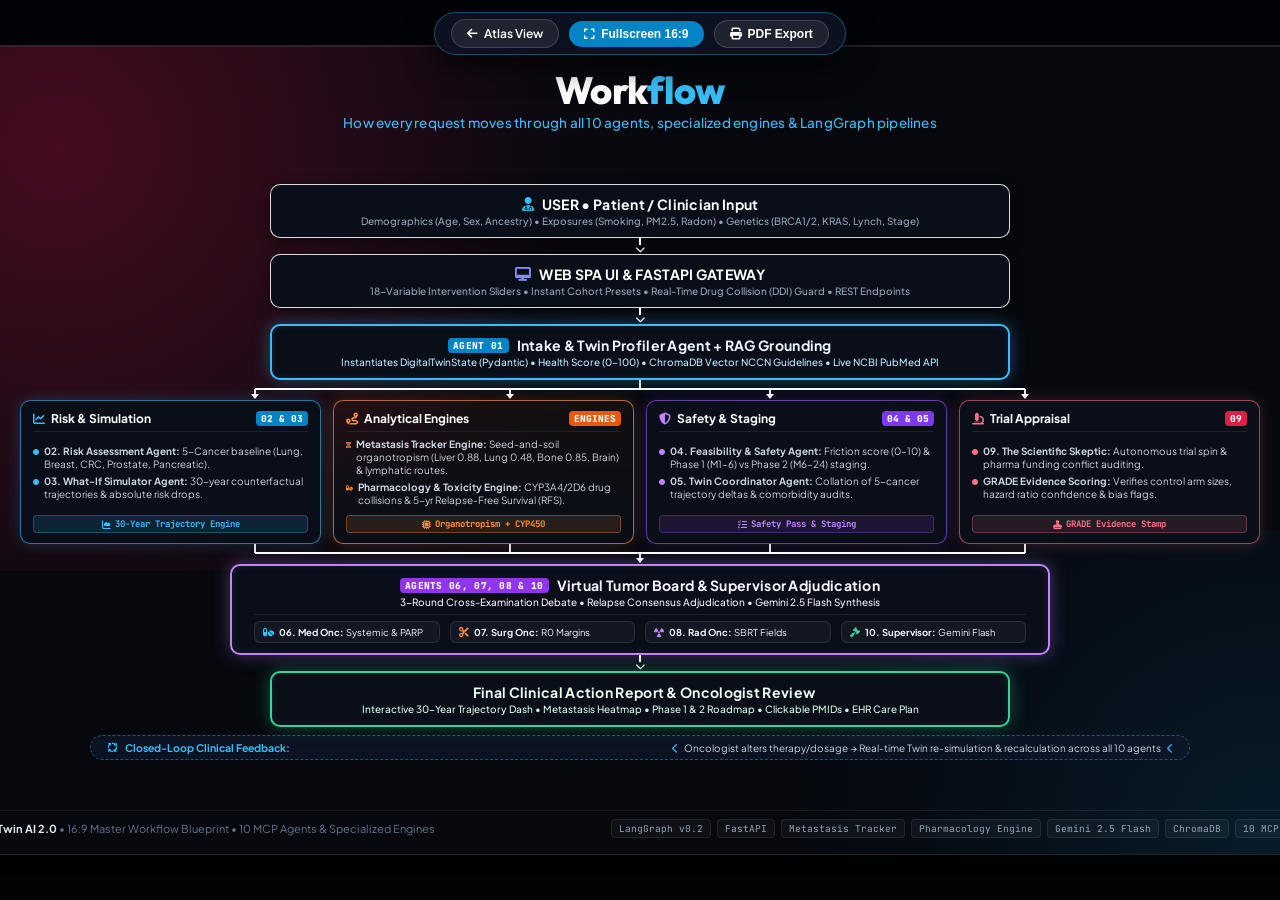
<file: workflow_slide.html>
<!DOCTYPE html>
<html lang="en">
<head>
  <meta charset="UTF-8" />
  <meta name="viewport" content="width=device-width, initial-scale=1.0" />
  <title>CancerTwin AI 2.0 — Complete Multi-Agent Workflow Slide</title>
  
  <!-- Fonts & Icons -->
  <link rel="preconnect" href="https://fonts.googleapis.com">
  <link rel="preconnect" href="https://fonts.gstatic.com" crossorigin>
  <link href="https://fonts.googleapis.com/css2?family=Plus+Jakarta+Sans:wght@400;500;600;700;800&family=Outfit:wght@600;700;800;900&family=JetBrains+Mono:wght@500;700;800&display=swap" rel="stylesheet">
  <link rel="stylesheet" href="https://cdnjs.cloudflare.com/ajax/libs/font-awesome/6.5.1/css/all.min.css" />

  <style>
    :root {
      --bg-base: #06080e;
      --card-bg: #090e18;
      --neon-cyan: #38bdf8;
      --neon-purple: #c084fc;
      --neon-emerald: #34d399;
      --neon-amber: #fb923c;
      --neon-rose: #fb7185;
      --text-white: #ffffff;
      --text-gray: #94a3b8;
    }

    * {
      box-sizing: border-box;
      margin: 0;
      padding: 0;
    }

    body {
      background-color: #030408;
      font-family: 'Plus Jakarta Sans', sans-serif;
      color: var(--text-white);
      min-height: 100vh;
      display: flex;
      flex-direction: column;
      align-items: center;
      justify-content: center;
      padding: 16px;
      overflow-x: hidden;
    }

    /* Fixed Floating Navigation Controls */
    .slide-toolbar {
      position: fixed;
      top: 12px;
      display: flex;
      align-items: center;
      gap: 10px;
      z-index: 1000;
      background: rgba(13, 19, 33, 0.94);
      backdrop-filter: blur(16px);
      padding: 6px 16px;
      border-radius: 9999px;
      border: 1px solid rgba(56, 189, 248, 0.35);
      box-shadow: 0 10px 30px rgba(0,0,0,0.7);
    }

    .btn-tool {
      background: #0284c7;
      color: #fff;
      border: none;
      padding: 6px 15px;
      border-radius: 9999px;
      font-size: 12px;
      font-weight: 600;
      cursor: pointer;
      display: inline-flex;
      align-items: center;
      gap: 6px;
      transition: all 0.2s ease;
      text-decoration: none;
    }

    .btn-tool:hover {
      background: #0369a1;
      transform: translateY(-1px);
    }

    .btn-tool-secondary {
      background: rgba(255, 255, 255, 0.08);
      border: 1px solid rgba(255, 255, 255, 0.15);
    }

    .btn-tool-secondary:hover {
      background: rgba(255, 255, 255, 0.15);
    }

    /* 16:9 Presentation Slide Canvas */
    .workflow-canvas {
      width: 1440px;
      height: 810px; /* Exact 16:9 presentation standard */
      position: relative;
      border-radius: 20px;
      overflow: hidden;
      background: #06080e;
      border: 1.5px solid rgba(255, 255, 255, 0.12);
      box-shadow: 0 25px 60px rgba(0, 0, 0, 0.9), inset 0 1px 0 rgba(255, 255, 255, 0.1);
      display: flex;
      flex-direction: column;
      align-items: center;
      justify-content: space-between;
      padding: 24px 36px 16px 36px;
    }

    /* Ambient Wine/Crimson Glow matching Reference */
    .workflow-canvas::before {
      content: '';
      position: absolute;
      top: -10%;
      left: -10%;
      width: 65%;
      height: 75%;
      background: radial-gradient(circle at 30% 30%, rgba(159, 18, 57, 0.42) 0%, rgba(136, 19, 55, 0.2) 40%, rgba(76, 5, 25, 0.06) 65%, transparent 80%);
      pointer-events: none;
      z-index: 1;
    }

    /* Subtle Cyan Right-side Accent Glow */
    .workflow-canvas::after {
      content: '';
      position: absolute;
      bottom: -15%;
      right: -10%;
      width: 55%;
      height: 55%;
      background: radial-gradient(circle at 70% 70%, rgba(14, 165, 233, 0.12) 0%, rgba(2, 132, 199, 0.04) 50%, transparent 75%);
      pointer-events: none;
      z-index: 1;
    }

    .slide-inner {
      position: relative;
      z-index: 2;
      width: 100%;
      height: 100%;
      display: flex;
      flex-direction: column;
      align-items: center;
      justify-content: space-between;
    }

    /* Header Section (Matches reference typography) */
    .workflow-header {
      text-align: center;
      margin-bottom: 4px;
    }

    .workflow-header h1 {
      font-family: 'Outfit', sans-serif;
      font-size: 38px;
      font-weight: 800;
      letter-spacing: -0.5px;
      color: #ffffff;
      line-height: 1.1;
    }

    .workflow-header h1 span.cyan-highlight {
      color: var(--neon-cyan);
    }

    .workflow-header p.subtitle {
      font-size: 13.5px;
      font-weight: 500;
      color: var(--neon-cyan);
      margin-top: 2px;
      letter-spacing: 0.2px;
    }

    /* Pipeline Container */
    .flow-pipeline-container {
      width: 100%;
      max-width: 1280px;
      display: flex;
      flex-direction: column;
      align-items: center;
      gap: 0;
      flex: 1;
      justify-content: center;
      margin: 4px 0;
    }

    /* Flow Card Styles */
    .flow-card {
      background: #090e18;
      border-radius: 10px;
      display: flex;
      flex-direction: column;
      align-items: center;
      justify-content: center;
      text-align: center;
      transition: all 0.2s ease;
      cursor: default;
      position: relative;
    }

    .flow-card:hover {
      transform: translateY(-1.5px);
    }

    .flow-card-wide {
      width: 740px;
      padding: 10px 20px;
    }

    .card-title-main {
      font-size: 14px;
      font-weight: 700;
      letter-spacing: 0.3px;
      color: #ffffff;
      display: flex;
      align-items: center;
      justify-content: center;
      gap: 8px;
    }

    .card-subtitle-pill {
      font-size: 10px;
      color: var(--text-gray);
      margin-top: 2px;
      font-weight: 500;
      display: flex;
      align-items: center;
      gap: 6px;
    }

    .agent-num-badge {
      font-family: 'JetBrains Mono', monospace;
      font-size: 9.5px;
      font-weight: 800;
      padding: 1px 5px;
      border-radius: 4px;
      background: rgba(255, 255, 255, 0.12);
      color: #ffffff;
    }

    /* Card Border Colors */
    .border-white {
      border: 1.5px solid rgba(255, 255, 255, 0.85);
      box-shadow: 0 4px 14px rgba(0, 0, 0, 0.4);
    }

    .border-cyan {
      border: 2px solid var(--neon-cyan);
      box-shadow: 0 0 18px rgba(56, 189, 248, 0.35), inset 0 0 10px rgba(56, 189, 248, 0.1);
    }
    .border-cyan .card-title-main { color: #f0f9ff; }

    .border-purple {
      border: 2px solid var(--neon-purple);
      box-shadow: 0 0 18px rgba(192, 132, 252, 0.35), inset 0 0 10px rgba(192, 132, 252, 0.1);
    }
    .border-purple .card-title-main { color: #faf5ff; }

    .border-emerald {
      border: 2px solid var(--neon-emerald);
      box-shadow: 0 0 18px rgba(52, 211, 153, 0.35), inset 0 0 10px rgba(52, 211, 153, 0.1);
    }
    .border-emerald .card-title-main { color: #ecfdf5; }

    /* Downward Arrows */
    .flow-arrow-down {
      display: flex;
      flex-direction: column;
      align-items: center;
      justify-content: center;
      height: 16px;
      color: #ffffff;
      font-size: 10px;
      position: relative;
    }

    .flow-arrow-down::before {
      content: '';
      width: 1.5px;
      height: 7px;
      background: #ffffff;
      margin-bottom: -1px;
    }

    /* 4 Parallel Tracks Grid */
    .parallel-grid-4 {
      display: grid;
      grid-template-columns: repeat(4, 1fr);
      gap: 12px;
      width: 100%;
      max-width: 1240px;
      position: relative;
    }

    .parallel-col-card {
      padding: 10px 12px;
      border-radius: 10px;
      background: #090e18;
      border: 1.5px solid rgba(255, 255, 255, 0.25);
      box-shadow: 0 6px 20px rgba(0, 0, 0, 0.45);
      display: flex;
      flex-direction: column;
      justify-content: space-between;
      gap: 6px;
      min-height: 132px;
    }

    .col-card-header {
      display: flex;
      align-items: center;
      justify-content: space-between;
      gap: 6px;
      padding-bottom: 5px;
      border-bottom: 1px solid rgba(255, 255, 255, 0.08);
    }

    .col-card-title {
      font-size: 12px;
      font-weight: 700;
      color: #fff;
      display: flex;
      align-items: center;
      gap: 6px;
    }

    .col-card-body {
      display: flex;
      flex-direction: column;
      gap: 4px;
      flex: 1;
      justify-content: center;
    }

    .col-sub-item {
      font-size: 10px;
      color: #cbd5e1;
      display: flex;
      align-items: flex-start;
      gap: 5px;
      line-height: 1.3;
      text-align: left;
    }

    .col-sub-item i {
      font-size: 6px;
      margin-top: 4px;
      flex-shrink: 0;
    }

    .col-card-footer-badge {
      font-family: 'JetBrains Mono', monospace;
      font-size: 9px;
      font-weight: 700;
      padding: 2px 6px;
      border-radius: 4px;
      text-align: center;
      margin-top: 2px;
      display: flex;
      align-items: center;
      justify-content: center;
      gap: 4px;
    }

    /* Border Highlights for the 4 Tracks */
    .track-sim {
      border-color: rgba(56, 189, 248, 0.6);
      box-shadow: 0 0 16px rgba(56, 189, 248, 0.2);
    }
    .track-sim .col-card-footer-badge {
      background: rgba(56, 189, 248, 0.12);
      border: 1px solid rgba(56, 189, 248, 0.3);
      color: var(--neon-cyan);
    }

    .track-engines {
      border-color: rgba(251, 146, 60, 0.7);
      box-shadow: 0 0 16px rgba(251, 146, 60, 0.2);
      background: linear-gradient(180deg, rgba(251, 146, 60, 0.05) 0%, #090e18 100%);
    }
    .track-engines .col-card-footer-badge {
      background: rgba(251, 146, 60, 0.12);
      border: 1px solid rgba(251, 146, 60, 0.35);
      color: #fb923c;
    }

    .track-safety {
      border-color: rgba(168, 85, 247, 0.6);
      box-shadow: 0 0 16px rgba(168, 85, 247, 0.2);
    }
    .track-safety .col-card-footer-badge {
      background: rgba(168, 85, 247, 0.12);
      border: 1px solid rgba(168, 85, 247, 0.3);
      color: #c084fc;
    }

    .track-skeptic {
      border-color: rgba(251, 113, 133, 0.6);
      box-shadow: 0 0 16px rgba(251, 113, 133, 0.2);
    }
    .track-skeptic .col-card-footer-badge {
      background: rgba(251, 113, 133, 0.12);
      border: 1px solid rgba(251, 113, 133, 0.3);
      color: #fb7185;
    }

    /* SVG Connectors */
    .svg-fork-4, .svg-join-4 {
      width: 100%;
      height: 20px;
      display: flex;
      justify-content: center;
      align-items: center;
    }

    /* Tumor Board Multi-Persona Sub-Grid */
    .tb-personas-strip {
      display: grid;
      grid-template-columns: repeat(4, 1fr);
      gap: 10px;
      width: 100%;
      margin-top: 6px;
      padding-top: 6px;
      border-top: 1px solid rgba(255, 255, 255, 0.08);
    }

    .tb-persona-pill {
      background: rgba(255, 255, 255, 0.04);
      border: 1px solid rgba(255, 255, 255, 0.1);
      border-radius: 6px;
      padding: 4px 8px;
      font-size: 9.5px;
      display: flex;
      align-items: center;
      gap: 5px;
      color: #f1f5f9;
    }

    .tb-persona-pill i {
      font-size: 10px;
    }

    /* Bottom Closed Loop Feedback Track */
    .bottom-feedback-strip {
      width: 100%;
      max-width: 1100px;
      margin-top: 8px;
      padding: 5px 16px;
      border-radius: 9999px;
      background: rgba(15, 23, 42, 0.7);
      border: 1px dashed rgba(56, 189, 248, 0.4);
      display: flex;
      align-items: center;
      justify-content: space-between;
      font-size: 10px;
      color: #94a3b8;
    }

    .feedback-pill-text {
      display: flex;
      align-items: center;
      gap: 7px;
      color: var(--neon-cyan);
      font-weight: 700;
      font-size: 10.5px;
    }

    /* Slide Footer Bar */
    .slide-footer-bar {
      width: 100%;
      display: flex;
      align-items: center;
      justify-content: space-between;
      border-top: 1px solid rgba(255, 255, 255, 0.08);
      padding-top: 8px;
      font-size: 11px;
      color: #64748b;
    }

    .footer-tags {
      display: flex;
      gap: 6px;
    }

    .footer-tag {
      background: rgba(255, 255, 255, 0.04);
      border: 1px solid rgba(255, 255, 255, 0.08);
      padding: 2px 7px;
      border-radius: 4px;
      font-family: 'JetBrains Mono', monospace;
      font-size: 9.5px;
      color: #94a3b8;
    }

    @media print {
      body { background: transparent; padding: 0; }
      .slide-toolbar { display: none; }
      .workflow-canvas { border: none; box-shadow: none; width: 100%; height: 100vh; }
    }
  </style>
</head>
<body>

  <!-- Floating Navigation Controls -->
  <div class="slide-toolbar">
    <a href="view_architecture.html" class="btn-tool btn-tool-secondary">
      <i class="fa-solid fa-arrow-left"></i> Atlas View
    </a>
    <button class="btn-tool" onclick="toggleFullscreen()">
      <i class="fa-solid fa-expand"></i> Fullscreen 16:9
    </button>
    <button class="btn-tool btn-tool-secondary" onclick="window.print()">
      <i class="fa-solid fa-print"></i> PDF Export
    </button>
  </div>

  <!-- 16:9 Presentation Slide Canvas -->
  <main class="workflow-canvas" id="slideCanvas">
    <div class="slide-inner">

      <!-- Header (Exact Match to User Reference) -->
      <header class="workflow-header">
        <h1>Work<span class="cyan-highlight">flow</span></h1>
        <p class="subtitle">How every request moves through all 10 agents, specialized engines &amp; LangGraph pipelines</p>
      </header>

      <!-- Main Flow Pipeline -->
      <div class="flow-pipeline-container">

        <!-- 1. USER INPUT -->
        <div class="flow-card flow-card-wide border-white">
          <div class="card-title-main">
            <i class="fa-solid fa-user-doctor" style="color:#38bdf8;"></i>
            USER • Patient / Clinician Input
          </div>
          <div class="card-subtitle-pill">
            Demographics (Age, Sex, Ancestry) • Exposures (Smoking, PM2.5, Radon) • Genetics (BRCA1/2, KRAS, Lynch, Stage)
          </div>
        </div>

        <!-- Arrow Down -->
        <div class="flow-arrow-down"><i class="fa-solid fa-chevron-down"></i></div>

        <!-- 2. WEB SPA UI & API GATEWAY -->
        <div class="flow-card flow-card-wide border-white">
          <div class="card-title-main">
            <i class="fa-solid fa-desktop" style="color:#818cf8;"></i>
            WEB SPA UI &amp; FASTAPI GATEWAY
          </div>
          <div class="card-subtitle-pill">
            18-Variable Intervention Sliders • Instant Cohort Presets • Real-Time Drug Collision (DDI) Guard • REST Endpoints
          </div>
        </div>

        <!-- Arrow Down -->
        <div class="flow-arrow-down"><i class="fa-solid fa-chevron-down"></i></div>

        <!-- 3. AGENT 01: INTAKE & TWIN PROFILER -->
        <div class="flow-card flow-card-wide border-cyan">
          <div class="card-title-main">
            <span class="agent-num-badge" style="background:#0284c7;">AGENT 01</span>
            Intake &amp; Twin Profiler Agent + RAG Grounding
          </div>
          <div class="card-subtitle-pill" style="color:#bae6fd;">
            Instantiates DigitalTwinState (Pydantic) • Health Score (0–100) • ChromaDB Vector NCCN Guidelines • Live NCBI PubMed API
          </div>
        </div>

        <!-- Branching Fork Connectors (SVG with 4 Output Branches) -->
        <div class="svg-fork-4">
          <svg width="1020" height="20" viewBox="0 0 1020 20" fill="none">
            <!-- Center Vertical Stem Down -->
            <path d="M 510 0 L 510 9" stroke="#ffffff" stroke-width="1.8" />
            <!-- Horizontal Split Bar Across 4 Columns -->
            <path d="M 125 9 L 895 9" stroke="#ffffff" stroke-width="1.8" />
            <!-- Branch 1 (Col 1) -->
            <path d="M 125 9 L 125 18" stroke="#ffffff" stroke-width="1.8" />
            <polygon points="121,14 125,19 129,14" fill="#ffffff" />
            <!-- Branch 2 (Col 2: Engines) -->
            <path d="M 380 9 L 380 18" stroke="#ffffff" stroke-width="1.8" />
            <polygon points="376,14 380,19 384,14" fill="#ffffff" />
            <!-- Branch 3 (Col 3) -->
            <path d="M 640 9 L 640 18" stroke="#ffffff" stroke-width="1.8" />
            <polygon points="636,14 640,19 644,14" fill="#ffffff" />
            <!-- Branch 4 (Col 4) -->
            <path d="M 895 9 L 895 18" stroke="#ffffff" stroke-width="1.8" />
            <polygon points="891,14 895,19 899,14" fill="#ffffff" />
          </svg>
        </div>

        <!-- 4. FOUR PARALLEL EXECUTION TRACKS: AGENTS + SPECIALIZED ENGINES -->
        <div class="parallel-grid-4">
          
          <!-- Track 1: Agents 02 & 03 (Risk & What-If Simulation) -->
          <div class="parallel-col-card track-sim">
            <div class="col-card-header">
              <div class="col-card-title">
                <i class="fa-solid fa-chart-line" style="color:#38bdf8;"></i>
                <span>Risk &amp; Simulation</span>
              </div>
              <span class="agent-num-badge" style="background:#0284c7;">02 &amp; 03</span>
            </div>
            <div class="col-card-body">
              <div class="col-sub-item">
                <i class="fa-solid fa-circle" style="color:#38bdf8;"></i>
                <div><strong>02. Risk Assessment Agent:</strong> 5-Cancer baseline (Lung, Breast, CRC, Prostate, Pancreatic).</div>
              </div>
              <div class="col-sub-item">
                <i class="fa-solid fa-circle" style="color:#38bdf8;"></i>
                <div><strong>03. What-If Simulator Agent:</strong> 30-year counterfactual trajectories &amp; absolute risk drops.</div>
              </div>
            </div>
            <div class="col-card-footer-badge">
              <i class="fa-solid fa-chart-area"></i> 30-Year Trajectory Engine
            </div>
          </div>

          <!-- Track 2: SPECIALIZED ENGINES (Metastasis Tracker & Pharmacology) -->
          <div class="parallel-col-card track-engines">
            <div class="col-card-header">
              <div class="col-card-title">
                <i class="fa-solid fa-route" style="color:#fb923c;"></i>
                <span>Analytical Engines</span>
              </div>
              <span class="agent-num-badge" style="background:#ea580c;">ENGINES</span>
            </div>
            <div class="col-card-body">
              <div class="col-sub-item">
                <i class="fa-solid fa-dna" style="color:#fb923c;"></i>
                <div><strong>Metastasis Tracker Engine:</strong> Seed-and-soil organotropism (Liver 0.88, Lung 0.48, Bone 0.85, Brain) &amp; lymphatic routes.</div>
              </div>
              <div class="col-sub-item">
                <i class="fa-solid fa-pills" style="color:#fb923c;"></i>
                <div><strong>Pharmacology &amp; Toxicity Engine:</strong> CYP3A4/2D6 drug collisions &amp; 5-yr Relapse-Free Survival (RFS).</div>
              </div>
            </div>
            <div class="col-card-footer-badge">
              <i class="fa-solid fa-microchip"></i> Organotropism + CYP450
            </div>
          </div>

          <!-- Track 3: Agents 04 & 05 (Feasibility, Safety & Coordinator) -->
          <div class="parallel-col-card track-safety">
            <div class="col-card-header">
              <div class="col-card-title">
                <i class="fa-solid fa-shield-halved" style="color:#c084fc;"></i>
                <span>Safety &amp; Staging</span>
              </div>
              <span class="agent-num-badge" style="background:#7c3aed;">04 &amp; 05</span>
            </div>
            <div class="col-card-body">
              <div class="col-sub-item">
                <i class="fa-solid fa-circle" style="color:#c084fc;"></i>
                <div><strong>04. Feasibility &amp; Safety Agent:</strong> Friction score (0–10) &amp; Phase 1 (M1–6) vs Phase 2 (M6–24) staging.</div>
              </div>
              <div class="col-sub-item">
                <i class="fa-solid fa-circle" style="color:#c084fc;"></i>
                <div><strong>05. Twin Coordinator Agent:</strong> Collation of 5-cancer trajectory deltas &amp; comorbidity audits.</div>
              </div>
            </div>
            <div class="col-card-footer-badge">
              <i class="fa-solid fa-list-check"></i> Safety Pass &amp; Staging
            </div>
          </div>

          <!-- Track 4: Agent 09 (The Scientific Skeptic / Trial Appraisal) -->
          <div class="parallel-col-card track-skeptic">
            <div class="col-card-header">
              <div class="col-card-title">
                <i class="fa-solid fa-microscope" style="color:#fb7185;"></i>
                <span>Trial Appraisal</span>
              </div>
              <span class="agent-num-badge" style="background:#e11d48;">09</span>
            </div>
            <div class="col-card-body">
              <div class="col-sub-item">
                <i class="fa-solid fa-circle" style="color:#fb7185;"></i>
                <div><strong>09. The Scientific Skeptic:</strong> Autonomous trial spin &amp; pharma funding conflict auditing.</div>
              </div>
              <div class="col-sub-item">
                <i class="fa-solid fa-circle" style="color:#fb7185;"></i>
                <div><strong>GRADE Evidence Scoring:</strong> Verifies control arm sizes, hazard ratio confidence &amp; bias flags.</div>
              </div>
            </div>
            <div class="col-card-footer-badge">
              <i class="fa-solid fa-stamp"></i> GRADE Evidence Stamp
            </div>
          </div>

        </div>

        <!-- Converging Join Connectors (SVG Converging 4 Tracks Down) -->
        <div class="svg-join-4">
          <svg width="1020" height="20" viewBox="0 0 1020 20" fill="none">
            <!-- 4 Inputs In -->
            <path d="M 125 0 L 125 9" stroke="#ffffff" stroke-width="1.8" />
            <path d="M 380 0 L 380 9" stroke="#ffffff" stroke-width="1.8" />
            <path d="M 640 0 L 640 9" stroke="#ffffff" stroke-width="1.8" />
            <path d="M 895 0 L 895 9" stroke="#ffffff" stroke-width="1.8" />
            <!-- Horizontal Collecting Bar -->
            <path d="M 125 9 L 895 9" stroke="#ffffff" stroke-width="1.8" />
            <!-- Center Down Stem with Arrowhead -->
            <path d="M 510 9 L 510 18" stroke="#ffffff" stroke-width="1.8" />
            <polygon points="506,14 510,19 514,14" fill="#ffffff" />
          </svg>
        </div>

        <!-- 5. VIRTUAL TUMOR BOARD + SUPERVISOR AGENT (Agents 06, 07, 08 & 10) -->
        <div class="flow-card flow-card-wide border-purple" style="width: 820px; padding: 10px 22px;">
          <div class="card-title-main">
            <span class="agent-num-badge" style="background:#9333ea;">AGENTS 06, 07, 08 &amp; 10</span>
            Virtual Tumor Board &amp; Supervisor Adjudication
          </div>
          <div class="card-subtitle-pill" style="color:#f3e8ff;">
            3-Round Cross-Examination Debate • Relapse Consensus Adjudication • Gemini 2.5 Flash Synthesis
          </div>

          <!-- 4 Specialists in Tumor Board Strip -->
          <div class="tb-personas-strip">
            <div class="tb-persona-pill">
              <i class="fa-solid fa-pills" style="color:#38bdf8;"></i>
              <span><strong>06. Med Onc:</strong> Systemic &amp; PARP</span>
            </div>
            <div class="tb-persona-pill">
              <i class="fa-solid fa-scissors" style="color:#fb923c;"></i>
              <span><strong>07. Surg Onc:</strong> R0 Margins</span>
            </div>
            <div class="tb-persona-pill">
              <i class="fa-solid fa-radiation" style="color:#c084fc;"></i>
              <span><strong>08. Rad Onc:</strong> SBRT Fields</span>
            </div>
            <div class="tb-persona-pill">
              <i class="fa-solid fa-gavel" style="color:#34d399;"></i>
              <span><strong>10. Supervisor:</strong> Gemini Flash</span>
            </div>
          </div>
        </div>

        <!-- Arrow Down -->
        <div class="flow-arrow-down"><i class="fa-solid fa-chevron-down"></i></div>

        <!-- 6. FINAL CLINICAL ACTION REPORT -->
        <div class="flow-card flow-card-wide border-emerald">
          <div class="card-title-main">
            <i class="fa-solid fa-file-medical-chart" style="color:#34d399;"></i>
            Final Clinical Action Report &amp; Oncologist Review
          </div>
          <div class="card-subtitle-pill" style="color:#d1fae5;">
            Interactive 30-Year Trajectory Dash • Metastasis Heatmap • Phase 1 &amp; 2 Roadmap • Clickable PMIDs • EHR Care Plan
          </div>
        </div>

        <!-- Closed-Loop Feedback Track -->
        <div class="bottom-feedback-strip">
          <div class="feedback-pill-text">
            <i class="fa-solid fa-arrows-spin fa-spin" style="--fa-animation-duration: 4s;"></i>
            Closed-Loop Clinical Feedback:
          </div>
          <div>
            <i class="fa-solid fa-chevron-left" style="color:#38bdf8;"></i>
            <span style="color:#cbd5e1; margin: 0 4px;">Oncologist alters therapy/dosage &rarr; Real-time Twin re-simulation &amp; recalculation across all 10 agents</span>
            <i class="fa-solid fa-chevron-left" style="color:#38bdf8;"></i>
          </div>
        </div>

      </div>

      <!-- Slide Footer Bar -->
      <footer class="slide-footer-bar">
        <div>
          <span style="font-weight:700; color:#e2e8f0;">CancerTwin AI 2.0</span> • 16:9 Master Workflow Blueprint • 10 MCP Agents &amp; Specialized Engines
        </div>
        <div class="footer-tags">
          <span class="footer-tag">LangGraph v0.2</span>
          <span class="footer-tag">FastAPI</span>
          <span class="footer-tag">Metastasis Tracker</span>
          <span class="footer-tag">Pharmacology Engine</span>
          <span class="footer-tag">Gemini 2.5 Flash</span>
          <span class="footer-tag">ChromaDB</span>
          <span class="footer-tag">10 MCP Tools</span>
        </div>
      </footer>

    </div>
  </main>

  <script>
    function toggleFullscreen() {
      const elem = document.getElementById("slideCanvas");
      if (!document.fullscreenElement) {
        elem.requestFullscreen().catch(err => {
          alert(`Error attempting to enable fullscreen: ${err.message}`);
        });
      } else {
        document.exitFullscreen();
      }
    }
  </script>
</body>
</html>
</file>
